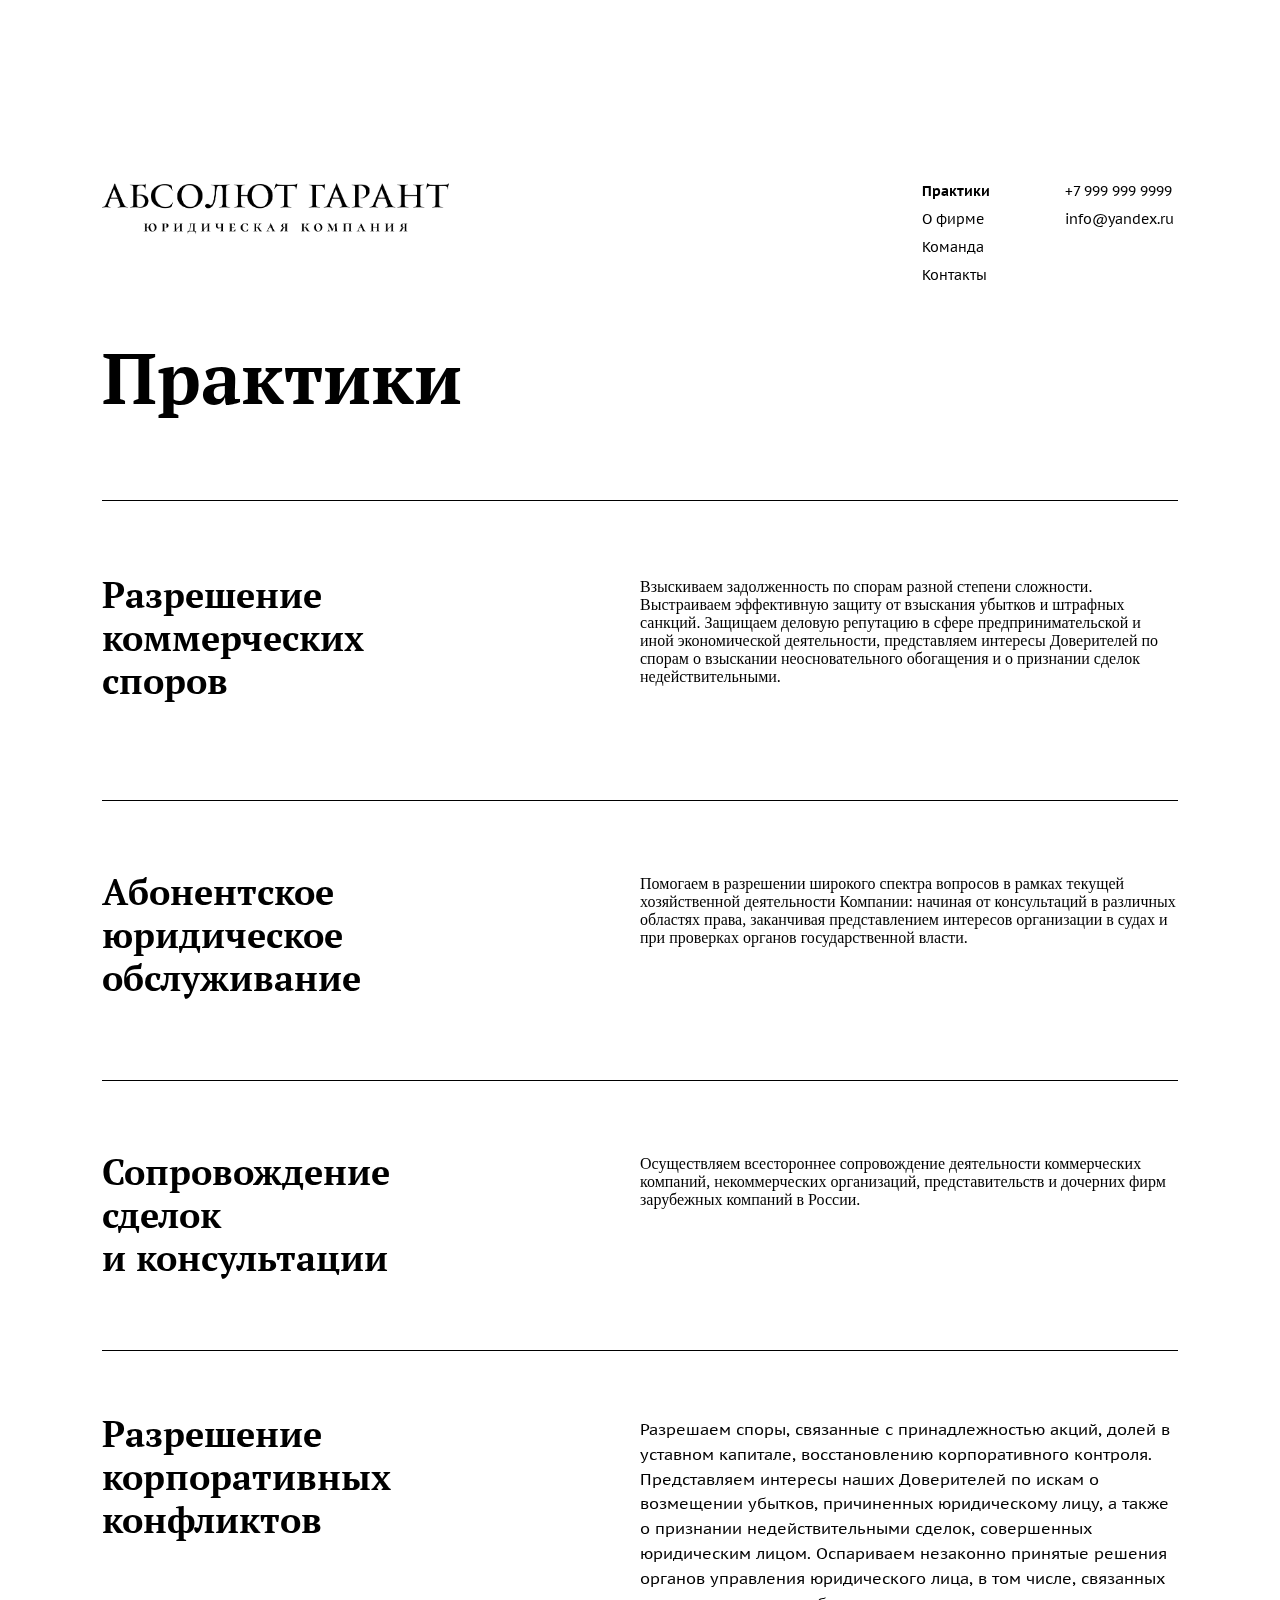
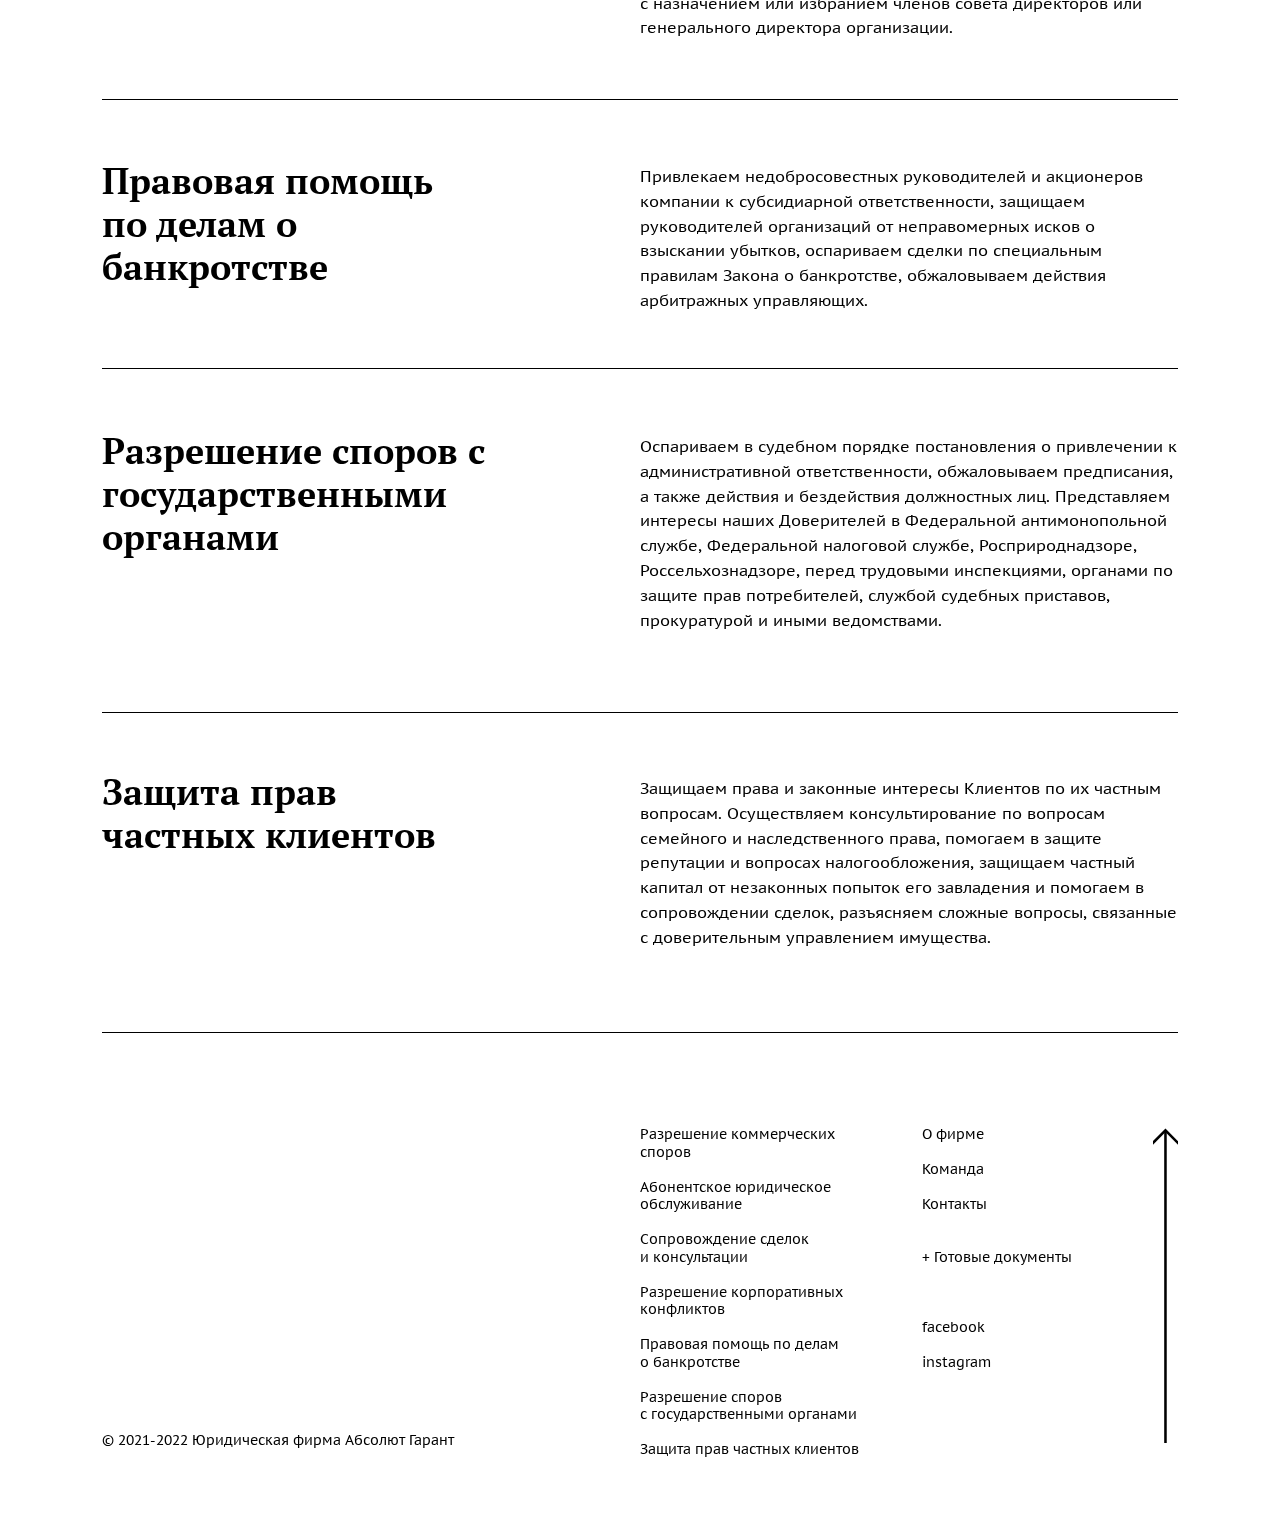
<file: practice.html>
<!DOCTYPE html>
<html>
        
        <head>
                <meta charset="utf-8">
                <meta name="viewport" content="width=device-width, initial-scale=1.0">
                <!--metatextblock-->
                <title>
                        Практики - «Абсолют гарант»
                </title>
                <!--/metatextblock-->
                <meta property="fb:app_id" content="257953674358265">
                <meta name="format-detection" content="telephone=no">
                <meta http-equiv="x-dns-prefetch-control" content="on">
                <link rel="dns-prefetch" href="https://ws.tildacdn.com">
                <link rel="dns-prefetch" href="https://static.tildacdn.com">
                <link rel="shortcut icon" href="favicon-2.ico" type="image/x-icon">
                <!-- Assets -->
                <link rel="stylesheet" href="css/tilda-grid-3.0.min.css" type="text/css"
                media="all">
                <link rel="stylesheet" href="css/tilda-blocks-2.14.css" type="text/css"
                media="all">
                <link rel="stylesheet" href="css/tilda-animation-1.0.min.css" type="text/css"
                media="all">
                <link rel="stylesheet" href="css/tilda-menusub-1.0.min.css" type="text/css"
                media="print" onload="this.media='all';">
                <noscript>
                        <link rel="stylesheet" href="css/tilda-menusub-1.0.min.css" type="text/css"
                        media="all">
                </noscript>
                <link rel="stylesheet" href="css/tilda-slds-1.4.min.css" type="text/css"
                media="print" onload="this.media='all';">
                <noscript>
                        <link rel="stylesheet" href="css/tilda-slds-1.4.min.css" type="text/css"
                        media="all">
                </noscript>
                <link rel="stylesheet" href="css/tilda-zoom-2.0.min.css" type="text/css"
                media="print" onload="this.media='all';">
                <noscript>
                        <link rel="stylesheet" href="css/tilda-zoom-2.0.min.css" type="text/css"
                        media="all">
                </noscript>
                <link rel="stylesheet" href="css/tilda-forms-1.0.min.css" type="text/css"
                media="all">
                <link rel="stylesheet" href="css/tilda-carousel-1.0.min.css" type="text/css"
                media="print" onload="this.media='all';">
                <noscript>
                        <link rel="stylesheet" href="css/tilda-carousel-1.0.min.css" type="text/css"
                        media="all">
                </noscript>
                <link rel="stylesheet" href="https://fonts.googleapis.com/css?family=PT+Sans+Caption|PT+Serif:400,700&amp;display=swap&amp;subset=cyrillic"
                type="text/css">
                <link rel="stylesheet" type="text/css" href="css/custom.css">
                <script src="js/jquery-1.10.2.min.js">
                </script>
                <script src="js/tilda-scripts-3.0.min.js">
                </script>
                <script src="js/tilda-blocks-2.7.js">
                </script>
                <script src="js/lazyload-1.3.min.js" charset="utf-8" async>
                </script>
                <script src="js/tilda-animation-1.0.min.js" charset="utf-8" async>
                </script>
                <script src="js/tilda-cover-1.0.min.js" charset="utf-8" async>
                </script>
                <script src="js/tilda-events-1.0.min.js" charset="utf-8" async>
                </script>
                <script src="js/tilda-menusub-1.0.min.js" charset="utf-8" async>
                </script>
                <script src="js/tilda-slds-1.4.min.js" charset="utf-8" async>
                </script>
                <script src="js/hammer.min.js" charset="utf-8" async>
                </script>
                <script src="js/tilda-zoom-2.0.min.js" charset="utf-8" async>
                </script>
                <script type="text/javascript">
                        window.dataLayer = window.dataLayer || [];
                </script>
                <script type="text/javascript">
                        if ((/bot|google|yandex|baidu|bing|msn|duckduckbot|teoma|slurp|crawler|spider|robot|crawling|facebook/i.test(navigator.userAgent)) === false && typeof(sessionStorage) != 'undefined' && sessionStorage.getItem('visited') !== 'y') {
                                var style = document.createElement('style');
                                style.type = 'text/css';
                                style.innerHTML = '@media screen and (min-width: 980px) {.t-records {opacity: 0;}.t-records_animated {-webkit-transition: opacity ease-in-out .2s;-moz-transition: opacity ease-in-out .2s;-o-transition: opacity ease-in-out .2s;transition: opacity ease-in-out .2s;}.t-records.t-records_visible {opacity: 1;}}';
                                document.getElementsByTagName('head')[0].appendChild(style);
                                $(document).ready(function() {
                                        $('.t-records').addClass('t-records_animated');
                                        setTimeout(function() {
                                                $('.t-records').addClass('t-records_visible');
                                                sessionStorage.setItem('visited', 'y');
                                        }, 400);
                                });
                        }
                </script>
                <style type="text/css">
                        @media screen and (min-width: 980px) {.t-records {opacity: 0;}.t-records_animated
                        {-webkit-transition: opacity ease-in-out .2s;-moz-transition: opacity ease-in-out
                        .2s;-o-transition: opacity ease-in-out .2s;transition: opacity ease-in-out
                        .2s;}.t-records.t-records_visible {opacity: 1;}}
                </style>
        </head>
        
        <body class="t-body" style="margin:0;">
                <!--allrecords-->
                <div id="allrecords" class="t-records" data-hook="blocks-collection-content-node"
                data-tilda-project-id="1726658" data-tilda-page-id="9372967" data-tilda-page-alias="praktiki"
                data-tilda-formskey="afc05f2897b54634c40965dd2058e2c3" data-tilda-lazy="yes">
                        <div id="rec161351308" class="r t-rec" style="background-color:#ffffff; "
                        data-animationappear="off" data-record-type="360" data-bg-color="#ffffff">
                                <!-- T360 -->
                                <style>
                                        @media screen and (min-width: 980px) { .t-records { opacity: 0; } .t-records_animated
                                        { -webkit-transition: opacity ease-in-out .5s; -moz-transition: opacity
                                        ease-in-out .5s; -o-transition: opacity ease-in-out .5s; transition: opacity
                                        ease-in-out .5s; } .t-records.t-records_visible { opacity: 1; } }
                                </style>
                                <script>
                                        $(document).ready(function() {
                                                $(window).bind('pageshow', function(event) {
                                                        if (event.originalEvent.persisted) {
                                                                $('.t-records').addClass('t-records_visible'); /* window.location.reload(); */
                                                        }
                                                });
                                                $("#rec161351308").attr('data-animationappear', 'off');
                                                $("#rec161351308").css('opacity', '1');
                                                $('.t-records').addClass('t-records_animated');
                                                setTimeout(function() {
                                                        $('.t-records').addClass('t-records_visible');
                                                }, 200);
                                        });
                                </script>
                                <script>
                                        $(document).ready(function() {
                                                $("button:not(.t-submit,.t835__btn_next,.t835__btn_prev,.t835__btn_result,.t862__btn_next,.t862__btn_prev,.t862__btn_result,.t854__news-btn,.t862__btn_next),a:not([href*='#'],.carousel-control,.t-carousel__control,.t807__btn_reply,[href^='#price'],[href^=javascript],[href^=mailto],[href^=tel],[href^=link_sub],.t-menu__link-item[data-menu-submenu-hook],.js-feed-btn-show-more,.t367__opener,[href^='https://www.dropbox.com/'])").click(function(e) {
                                                        var goTo = this.getAttribute("href");
                                                        if (goTo !== null) {
                                                                var ctrl = e.ctrlKey;
                                                                var cmd = e.metaKey && navigator.platform.indexOf('Mac') !== -1;
                                                                if (!ctrl && !cmd) {
                                                                        var target = $(this).attr("target");
                                                                        if (target !== "_blank") {
                                                                                e.preventDefault();
                                                                                $(".t-records").removeClass("t-records_visible");
                                                                                setTimeout(function() {
                                                                                        window.location = goTo;
                                                                                }, 500);
                                                                        }
                                                                }
                                                        }
                                                });
                                        });
                                </script>
                                <style>
                                        .t360__bar { background-color: #030bff; }
                                </style>
                                <script>
                                        $(document).ready(function() {
                                                var isSafari = /Safari/.test(navigator.userAgent) && /Apple Computer/.test(navigator.vendor);
                                                if (isSafari) {} else {
                                                        $("body").append('<div class="t360__progress"><div class="t360__bar"></div></div>');
                                                        setTimeout(function() {
                                                                $(".t360__bar").addClass("t360__barprogress");
                                                        }, 10);
                                                }
                                        });
                                        $(window).on('load', function() {
                                                $(".t360__bar").removeClass("t360__barprogress");
                                                $(".t360__bar").addClass("t360__barprogressfinished");
                                                setTimeout(function() {
                                                        $(".t360__bar").addClass("t360__barprogresshidden");
                                                }, 20);
                                                setTimeout(function() {
                                                        $(".t360__progress").hide();
                                                }, 500);
                                        });
                                </script>
                        </div>
                        <div id="rec161668764" class="r t-rec" style=" " data-record-type="215">
                                <a name="up" style="font-size:0;"></a>
                        </div>
                        <div id="rec164160801" class="r t-rec t-screenmin-640px" style=" " data-record-type="309"
                        data-screen-min="640px">
                                <!-- T280 -->
                                <div id="nav164160801marker">
                                </div>
                                <div id="nav164160801" class="t280 t280__beforeready" data-menu="yes"
                                data-appearoffset="150">
                                        <div class="t280__container t280__positionfixed" style>
                                                <div class="t280__container__bg" style="background-color: rgba(255,255,255,1); box-shadow: 0px 1px 3px rgba(0,0,0,0.0);"
                                                data-bgcolor-hex="#ffffff" data-bgcolor-rgba="rgba(255,255,255,1)" data-navmarker="nav164160801marker"
                                                data-appearoffset="150" data-bgopacity="1" data-menu-shadow="0px 1px 3px rgba(0,0,0,0.0)">
                                                </div>
                                                <div class="t280__menu__content t280__col-12">
                                                        <div class="t280__logo__container" style="height:150px;">
                                                                <div class="t280__burger">
                                                                        <span style="background-color:#000000;">
                                                                        </span>
                                                                        <span style="background-color:#000000;">
                                                                        </span>
                                                                        <span style="background-color:#000000;">
                                                                        </span>
                                                                        <span style="background-color:#000000;">
                                                                        </span>
                                                                </div>
                                                        </div>
                                                </div>
                                        </div>
                                        <div class="t280__menu__wrapper ">
                                                <div class="t280__menu__bg" style="background-color:#ffffff; opacity:1;">
                                                </div>
                                                <div class="t280__menu__container">
                                                        <div class="t280__menu t-width t-width_6">
                                                                <a class="t280__menu__item t-title t-title_xl t-menu__link-item" href="practice.html"
                                                                data-menu-submenu-hook style="color:#000000;font-size:28px;font-weight:400;font-family:&#x27;Pt Sans Caption&#x27;;">Практики</a>
                                                                <a class="t280__menu__item t-title t-title_xl t-menu__link-item" href="about.html"
                                                                data-menu-submenu-hook style="color:#000000;font-size:28px;font-weight:400;font-family:&#x27;Pt Sans Caption&#x27;;">О фирме</a>
                                                                <a class="t280__menu__item t-title t-title_xl t-menu__link-item" href="command.html"
                                                                data-menu-submenu-hook style="color:#000000;font-size:28px;font-weight:400;font-family:&#x27;Pt Sans Caption&#x27;;">Команда</a>
                                                                <a class="t280__menu__item t-title t-title_xl t-menu__link-item" href="contact.html"
                                                                data-menu-submenu-hook style="color:#000000;font-size:28px;font-weight:400;font-family:&#x27;Pt Sans Caption&#x27;;">Контакты</a>
                                                        </div>
                                                        <div class="t280__bottom t-width t-width_6">
                                                                <div class="t-sociallinks">
                                                                        <div class="t-sociallinks__wrapper">
                                                                                <div class="t-sociallinks__item">
                                                                                        <a href="https://www.facebook.com" target="_blank"> <svg class="t-sociallinks__svg" version="1.1" id="Layer_1" xmlns="http://www.w3.org/2000/svg" xlink="http://www.w3.org/1999/xlink" x="0px" y="0px" width="30px" height="30px" viewBox="0 0 48 48" enable-background="new 0 0 48 48" space="preserve"><desc>Facebook</desc><path style="fill:#000000;" d="M47.761,24c0,13.121-10.638,23.76-23.758,23.76C10.877,47.76,0.239,37.121,0.239,24c0-13.124,10.638-23.76,23.764-23.76C37.123,0.24,47.761,10.876,47.761,24 M20.033,38.85H26.2V24.01h4.163l0.539-5.242H26.2v-3.083c0-1.156,0.769-1.427,1.308-1.427h3.318V9.168L26.258,9.15c-5.072,0-6.225,3.796-6.225,6.224v3.394H17.1v5.242h2.933V38.85z"/></svg> </a>
                                                                                </div>
                                                                                <div class="t-sociallinks__item">
                                                                                        <a href="https://www.instagram.com" target="_blank"> <svg class="t-sociallinks__svg" version="1.1" id="Layer_1" xmlns="http://www.w3.org/2000/svg" xlink="http://www.w3.org/1999/xlink" width="30px" height="30px" viewBox="0 0 30 30" space="preserve"><desc>Instagram</desc><path style="fill:#000000;" d="M15,11.014 C12.801,11.014 11.015,12.797 11.015,15 C11.015,17.202 12.802,18.987 15,18.987 C17.199,18.987 18.987,17.202 18.987,15 C18.987,12.797 17.199,11.014 15,11.014 L15,11.014 Z M15,17.606 C13.556,17.606 12.393,16.439 12.393,15 C12.393,13.561 13.556,12.394 15,12.394 C16.429,12.394 17.607,13.561 17.607,15 C17.607,16.439 16.444,17.606 15,17.606 L15,17.606 Z"/><path style="fill:#000000;" d="M19.385,9.556 C18.872,9.556 18.465,9.964 18.465,10.477 C18.465,10.989 18.872,11.396 19.385,11.396 C19.898,11.396 20.306,10.989 20.306,10.477 C20.306,9.964 19.897,9.556 19.385,9.556 L19.385,9.556 Z"/><path style="fill:#000000;" d="M15.002,0.15 C6.798,0.15 0.149,6.797 0.149,15 C0.149,23.201 6.798,29.85 15.002,29.85 C23.201,29.85 29.852,23.202 29.852,15 C29.852,6.797 23.201,0.15 15.002,0.15 L15.002,0.15 Z M22.666,18.265 C22.666,20.688 20.687,22.666 18.25,22.666 L11.75,22.666 C9.312,22.666 7.333,20.687 7.333,18.28 L7.333,11.734 C7.333,9.312 9.311,7.334 11.75,7.334 L18.25,7.334 C20.688,7.334 22.666,9.312 22.666,11.734 L22.666,18.265 L22.666,18.265 Z"/></svg> </a>
                                                                                </div>
                                                                        </div>
                                                                </div>
                                                        </div>
                                                </div>
                                        </div>
                                </div>
                                <style>
                                        @media screen and (max-width: 980px) { #rec164160801 .t280__main_opened
                                        .t280__menu__content { background-color:#ffffff!important; opacity:1!important;
                                        } }
                                </style>
                                <script>
                                        $(document).ready(function() {
                                                $('.t280').removeClass('t280__beforeready');
                                                t280_appearMenu('164160801');
                                                $(window).bind('scroll', t_throttle(function() {
                                                        t280_appearMenu('164160801')
                                                }, 200));
                                        });
                                        $(document).ready(function() {
                                                t280_showMenu('164160801');
                                                t280_changeSize('164160801');
                                                t280_highlight();
                                        });
                                        $(window).resize(function() {
                                                t280_changeSize('164160801');
                                        });
                                </script>
                                <style>
                                        #rec164160801 .t-menu__link-item{ } @supports (overflow:-webkit-marquee)
                                        and (justify-content:inherit) { #rec164160801 .t-menu__link-item, #rec164160801
                                        .t-menu__link-item.t-active { opacity: 1 !important; } }
                                </style>
                                <script type="text/javascript">
                                        $(document).ready(function() {
                                                setTimeout(function() {
                                                        t_onFuncLoad('t_menusub_init', function() {
                                                                t_menusub_init('164160801');
                                                        });
                                                }, 500);
                                        });
                                </script>
                                <style>
                                        @media screen and (max-width: 980px) { #rec164160801 .t-menusub__menu
                                        .t-menusub__link-item { color:#000000 !important; } #rec164160801 .t-menusub__menu
                                        .t-menusub__link-item.t-active { color:#000000 !important; } }
                                </style>
                                <!--[if IE 8]>
                                        <style>
                                                #rec164160801 .t280__container__bg { filter: progid:DXImageTransform.Microsoft.gradient(startColorStr='#D9ffffff',
                                                endColorstr='#D9ffffff'); }
                                        </style>
                                <![endif]-->
                        </div>
                        <div id="rec164646114" class="r t-rec t-screenmax-640px" style=" " data-record-type="309"
                        data-screen-max="640px">
                                <!-- T280 -->
                                <div id="nav164646114marker">
                                </div>
                                <div id="nav164646114" class="t280 t280__beforeready" data-menu="yes"
                                data-appearoffset="0">
                                        <div class="t280__container t280__positionfixed" style>
                                                <div class="t280__container__bg" style="background-color: rgba(245,245,245,1); box-shadow: 0px 1px 3px rgba(0,0,0,0.0);"
                                                data-bgcolor-hex="#f5f5f5" data-bgcolor-rgba="rgba(245,245,245,1)" data-navmarker="nav164646114marker"
                                                data-appearoffset="0" data-bgopacity="1" data-menu-shadow="0px 1px 3px rgba(0,0,0,0.0)">
                                                </div>
                                                <div class="t280__menu__content ">
                                                        <div class="t280__logo__container" style="height:50px;">
                                                                <div class="t280__burger">
                                                                        <span style="background-color:#000000;">
                                                                        </span>
                                                                        <span style="background-color:#000000;">
                                                                        </span>
                                                                        <span style="background-color:#000000;">
                                                                        </span>
                                                                        <span style="background-color:#000000;">
                                                                        </span>
                                                                </div>
                                                        </div>
                                                </div>
                                        </div>
                                        <div class="t280__menu__wrapper ">
                                                <div class="t280__menu__bg" style="background-color:#ffffff; opacity:1;">
                                                </div>
                                                <div class="t280__menu__container">
                                                        <div class="t280__menu t-width t-width_6">
                                                                <a class="t280__menu__item t-title t-title_xl t-menu__link-item" href="/praktiki"
                                                                data-menu-submenu-hook style="color:#000000;font-size:20px;font-weight:400;font-family:&#x27;Pt Sans Caption&#x27;;">Практики</a>
                                                                <a class="t280__menu__item t-title t-title_xl t-menu__link-item" href="about.html"
                                                                data-menu-submenu-hook style="color:#000000;font-size:20px;font-weight:400;font-family:&#x27;Pt Sans Caption&#x27;;">О фирме</a>
                                                                <a class="t280__menu__item t-title t-title_xl t-menu__link-item" href="command.html"
                                                                data-menu-submenu-hook style="color:#000000;font-size:20px;font-weight:400;font-family:&#x27;Pt Sans Caption&#x27;;">Команда</a>
                                                                <a class="t280__menu__item t-title t-title_xl t-menu__link-item" href="contact.html"
                                                                data-menu-submenu-hook style="color:#000000;font-size:20px;font-weight:400;font-family:&#x27;Pt Sans Caption&#x27;;">Контакты</a>
                                                        </div>
                                                        <div class="t280__bottom t-width t-width_6">
                                                                <div class="t-sociallinks">
                                                                        <div class="t-sociallinks__wrapper">
                                                                                <div class="t-sociallinks__item">
                                                                                        <a href="https://www.facebook.com" target="_blank"> <svg class="t-sociallinks__svg" version="1.1" id="Layer_1" xmlns="http://www.w3.org/2000/svg" xlink="http://www.w3.org/1999/xlink" x="0px" y="0px" width="30px" height="30px" viewBox="0 0 48 48" enable-background="new 0 0 48 48" space="preserve"><desc>Facebook</desc><path style="fill:#000000;" d="M47.761,24c0,13.121-10.638,23.76-23.758,23.76C10.877,47.76,0.239,37.121,0.239,24c0-13.124,10.638-23.76,23.764-23.76C37.123,0.24,47.761,10.876,47.761,24 M20.033,38.85H26.2V24.01h4.163l0.539-5.242H26.2v-3.083c0-1.156,0.769-1.427,1.308-1.427h3.318V9.168L26.258,9.15c-5.072,0-6.225,3.796-6.225,6.224v3.394H17.1v5.242h2.933V38.85z"/></svg> </a>
                                                                                </div>
                                                                                <div class="t-sociallinks__item">
                                                                                        <a href="https://www.instagram.com" target="_blank"> <svg class="t-sociallinks__svg" version="1.1" id="Layer_1" xmlns="http://www.w3.org/2000/svg" xlink="http://www.w3.org/1999/xlink" width="30px" height="30px" viewBox="0 0 30 30" space="preserve"><desc>Instagram</desc><path style="fill:#000000;" d="M15,11.014 C12.801,11.014 11.015,12.797 11.015,15 C11.015,17.202 12.802,18.987 15,18.987 C17.199,18.987 18.987,17.202 18.987,15 C18.987,12.797 17.199,11.014 15,11.014 L15,11.014 Z M15,17.606 C13.556,17.606 12.393,16.439 12.393,15 C12.393,13.561 13.556,12.394 15,12.394 C16.429,12.394 17.607,13.561 17.607,15 C17.607,16.439 16.444,17.606 15,17.606 L15,17.606 Z"/><path style="fill:#000000;" d="M19.385,9.556 C18.872,9.556 18.465,9.964 18.465,10.477 C18.465,10.989 18.872,11.396 19.385,11.396 C19.898,11.396 20.306,10.989 20.306,10.477 C20.306,9.964 19.897,9.556 19.385,9.556 L19.385,9.556 Z"/><path style="fill:#000000;" d="M15.002,0.15 C6.798,0.15 0.149,6.797 0.149,15 C0.149,23.201 6.798,29.85 15.002,29.85 C23.201,29.85 29.852,23.202 29.852,15 C29.852,6.797 23.201,0.15 15.002,0.15 L15.002,0.15 Z M22.666,18.265 C22.666,20.688 20.687,22.666 18.25,22.666 L11.75,22.666 C9.312,22.666 7.333,20.687 7.333,18.28 L7.333,11.734 C7.333,9.312 9.311,7.334 11.75,7.334 L18.25,7.334 C20.688,7.334 22.666,9.312 22.666,11.734 L22.666,18.265 L22.666,18.265 Z"/></svg> </a>
                                                                                </div>
                                                                        </div>
                                                                </div>
                                                        </div>
                                                </div>
                                        </div>
                                </div>
                                <style>
                                        @media screen and (max-width: 980px) { #rec164646114 .t280__main_opened
                                        .t280__menu__content { background-color:#ffffff!important; opacity:1!important;
                                        } }
                                </style>
                                <script>
                                        $(document).ready(function() {
                                                $('.t280').removeClass('t280__beforeready');
                                                t280_appearMenu('164646114');
                                                $(window).bind('scroll', t_throttle(function() {
                                                        t280_appearMenu('164646114')
                                                }, 200));
                                        });
                                        $(document).ready(function() {
                                                t280_showMenu('164646114');
                                                t280_changeSize('164646114');
                                                t280_highlight();
                                        });
                                        $(window).resize(function() {
                                                t280_changeSize('164646114');
                                        });
                                </script>
                                <style>
                                        #rec164646114 .t-menu__link-item{ } @supports (overflow:-webkit-marquee)
                                        and (justify-content:inherit) { #rec164646114 .t-menu__link-item, #rec164646114
                                        .t-menu__link-item.t-active { opacity: 1 !important; } }
                                </style>
                                <script type="text/javascript">
                                        $(document).ready(function() {
                                                setTimeout(function() {
                                                        t_onFuncLoad('t_menusub_init', function() {
                                                                t_menusub_init('164646114');
                                                        });
                                                }, 500);
                                        });
                                </script>
                                <style>
                                        @media screen and (max-width: 980px) { #rec164646114 .t-menusub__menu
                                        .t-menusub__link-item { color:#000000 !important; } #rec164646114 .t-menusub__menu
                                        .t-menusub__link-item.t-active { color:#000000 !important; } }
                                </style>
                                <!--[if IE 8]>
                                        <style>
                                                #rec164646114 .t280__container__bg { filter: progid:DXImageTransform.Microsoft.gradient(startColorStr='#D9f5f5f5',
                                                endColorstr='#D9f5f5f5'); }
                                        </style>
                                <![endif]-->
                        </div>
                        <div id="rec163223306" class="r t-rec t-rec_pb_0 t-screenmin-640px" style="padding-bottom:0px;background-color:#ffffff; "
                        data-animationappear="off" data-record-type="396" data-screen-min="640px"
                        data-bg-color="#ffffff">
                                <!-- T396 -->
                                <style>
                                        #rec163223306 .t396__artboard{min-height: 500px;height: 10vh; background-color:
                                        #ffffff;overflow:visible;}#rec163223306 .t396__filter{min-height: 500px;height:
                                        10vh;}#rec163223306 .t396__carrier{min-height: 500px;height: 10vh;background-position:
                                        center center;background-attachment: scroll;background-size:cover;background-repeat:no-repeat;}@media
                                        screen and (max-width: 1199px){#rec163223306 .t396__artboard{}#rec163223306
                                        .t396__filter{}#rec163223306 .t396__carrier{background-attachment:scroll;}}@media
                                        screen and (max-width: 959px){}@media screen and (max-width: 639px){#rec163223306
                                        .t396__artboard{min-height: 473px;}#rec163223306 .t396__filter{min-height:
                                        473px;}#rec163223306 .t396__carrier{min-height: 473px;}}@media screen and
                                        (max-width: 479px){#rec163223306 .t396__artboard{min-height: 500px;}#rec163223306
                                        .t396__filter{min-height: 500px;}#rec163223306 .t396__carrier{min-height:
                                        500px;}}#rec163223306 .tn-elem[data-elem-id="1470209944682"]{color:#000000;z-index:9;top:
                                        60px;left: calc(50% - 600px + 20px);width:660px;}#rec163223306 .tn-elem[data-elem-id="1470209944682"]
                                        .tn-atom{color:#000000;font-size:100px;font-family:'Arial',Arial,sans-serif;line-height:0.95;font-weight:700;background-position:center
                                        center;border-color:transparent;border-style:solid;}@media screen and (max-width:
                                        1199px){}@media screen and (max-width: 959px){}@media screen and (max-width:
                                        639px){}@media screen and (max-width: 479px){}#rec163223306 .tn-elem[data-elem-id="1571334348134"]{color:#000000;z-index:11;top:
                                        165px;left: calc(50% - 600px + 30px);width:560px;}#rec163223306 .tn-elem[data-elem-id="1571334348134"]
                                        .tn-atom{color:#000000;font-size:20px;font-family:'Pt Sans Caption',Arial,sans-serif;line-height:1.55;font-weight:400;background-position:center
                                        center;border-color:transparent;border-style:solid;}@media screen and (max-width:
                                        1199px){}@media screen and (max-width: 959px){}@media screen and (max-width:
                                        639px){}@media screen and (max-width: 479px){}#rec163223306 .tn-elem[data-elem-id="1571341893572"]{z-index:15;top:
                                        180px;left: 8px;width:350px;}#rec163223306 .tn-elem[data-elem-id="1571341893572"]
                                        .tn-atom{background-position:center center;border-color:transparent;border-style:solid;}@media
                                        screen and (max-width: 1199px){#rec163223306 .tn-elem[data-elem-id="1571341893572"]{left:
                                        8px;width:300px;}}@media screen and (max-width: 959px){#rec163223306 .tn-elem[data-elem-id="1571341893572"]{top:
                                        180px;left: 8px;width:250px;}}@media screen and (max-width: 639px){#rec163223306
                                        .tn-elem[data-elem-id="1571341893572"]{top: 19px;}}@media screen and (max-width:
                                        479px){#rec163223306 .tn-elem[data-elem-id="1571341893572"]{top: 15px;left:
                                        calc(50% - 35px + 0px);width:70px;}}#rec163223306 .tn-elem[data-elem-id="1579789818113"]{color:#000000;z-index:23;top:
                                        338px;left: 8px;width:65%;}#rec163223306 .tn-elem[data-elem-id="1579789818113"]
                                        .tn-atom{color:#000000;font-size:72px;font-family:'Pt Serif',Arial,sans-serif;line-height:1.1;font-weight:700;background-position:center
                                        center;border-color:transparent;border-style:solid;}@media screen and (max-width:
                                        1199px){#rec163223306 .tn-elem[data-elem-id="1579789818113"] .tn-atom{font-size:60px;}}@media
                                        screen and (max-width: 959px){#rec163223306 .tn-elem[data-elem-id="1579789818113"]{top:
                                        337px;left: 8px;}#rec163223306 .tn-elem[data-elem-id="1579789818113"] .tn-atom{font-size:52px;}}@media
                                        screen and (max-width: 639px){}@media screen and (max-width: 479px){#rec163223306
                                        .tn-elem[data-elem-id="1579789818113"]{top: 0px;left: 0px;width:90%;}#rec163223306
                                        .tn-elem[data-elem-id="1579789818113"]{text-align:center;}#rec163223306
                                        .tn-elem[data-elem-id="1579789818113"] .tn-atom{letter-spacing:0px;}}#rec163223306
                                        .tn-elem[data-elem-id="1582203046343"]{color:#000000;z-index:30;top: 177px;left:
                                        calc(100% - 113px + -8px);width:113px;}#rec163223306 .tn-elem[data-elem-id="1582203046343"]
                                        .tn-atom{color:#000000;font-size:14px;font-family:'Pt Sans Caption',Arial,sans-serif;line-height:2;font-weight:400;background-position:center
                                        center;border-color:transparent;border-style:solid;}@media screen and (max-width:
                                        1199px){#rec163223306 .tn-elem[data-elem-id="1582203046343"]{top: 177px;left:
                                        calc(100% - 103px + -7px);width:103px;}#rec163223306 .tn-elem[data-elem-id="1582203046343"]
                                        .tn-atom{font-size:12px;}}@media screen and (max-width: 959px){#rec163223306
                                        .tn-elem[data-elem-id="1582203046343"]{top: 176px;left: calc(100% - 90px
                                        + -8px);width:90px;}#rec163223306 .tn-elem[data-elem-id="1582203046343"]
                                        .tn-atom{font-size:11px;}}@media screen and (max-width: 639px){#rec163223306
                                        .tn-elem[data-elem-id="1582203046343"]{top: 18px;}}@media screen and (max-width:
                                        479px){#rec163223306 .tn-elem[data-elem-id="1582203046343"]{top: 80px;left:
                                        calc(50% - 45px + 0px);}#rec163223306 .tn-elem[data-elem-id="1582203046343"]{text-align:center;}}#rec163223306
                                        .tn-elem[data-elem-id="1582292372613"]{color:#000000;z-index:31;top: 177px;left:
                                        72px;width:170px;}#rec163223306 .tn-elem[data-elem-id="1582292372613"]
                                        .tn-atom{color:#000000;font-size:14px;font-family:'Pt Sans Caption',Arial,sans-serif;line-height:2;font-weight:400;background-position:center
                                        center;border-color:transparent;border-style:solid;}@media screen and (max-width:
                                        1199px){#rec163223306 .tn-elem[data-elem-id="1582292372613"]{top: 177px;left:
                                        70px;}#rec163223306 .tn-elem[data-elem-id="1582292372613"] .tn-atom{font-size:12px;}}@media
                                        screen and (max-width: 959px){#rec163223306 .tn-elem[data-elem-id="1582292372613"]{top:
                                        177px;left: 60px;width:70px;}#rec163223306 .tn-elem[data-elem-id="1582292372613"]
                                        .tn-atom{font-size:11px;}}@media screen and (max-width: 639px){#rec163223306
                                        .tn-elem[data-elem-id="1582292372613"]{top: 18px;}}@media screen and (max-width:
                                        479px){#rec163223306 .tn-elem[data-elem-id="1582292372613"]{top: 80px;left:
                                        calc(50% - 35px + 0px);}#rec163223306 .tn-elem[data-elem-id="1582292372613"]{text-align:center;}}#rec163223306
                                        .tn-elem[data-elem-id="1587036867016"]{color:#000000;z-index:32;top: 263px;left:
                                        calc(100% - 92px + -8px);width:92px;}#rec163223306 .tn-elem[data-elem-id="1587036867016"]
                                        .tn-atom{color:#000000;font-size:12px;font-family:'Pt Sans Caption',Arial,sans-serif;line-height:2;font-weight:400;background-position:center
                                        center;border-color:transparent;border-style:solid;}@media screen and (max-width:
                                        1199px){#rec163223306 .tn-elem[data-elem-id="1587036867016"]{top: 251px;left:
                                        calc(100% - 83px + -7px);width:83px;}#rec163223306 .tn-elem[data-elem-id="1587036867016"]
                                        .tn-atom{font-size:11px;}}@media screen and (max-width: 959px){#rec163223306
                                        .tn-elem[data-elem-id="1587036867016"]{top: 244px;left: calc(100% - 71px
                                        + -8px);width:71px;}#rec163223306 .tn-elem[data-elem-id="1587036867016"]
                                        .tn-atom{font-size:10px;}}@media screen and (max-width: 639px){#rec163223306
                                        .tn-elem[data-elem-id="1587036867016"]{top: 18px;}}@media screen and (max-width:
                                        479px){#rec163223306 .tn-elem[data-elem-id="1587036867016"]{top: 80px;left:
                                        calc(50% - 35.5px + 0px);}#rec163223306 .tn-elem[data-elem-id="1587036867016"]{text-align:center;}}#rec163223306
                                        .tn-elem[data-elem-id="1587036867022"]{z-index:33;top: 263px;left: calc(100%
                                        - 113px + -8px);width:113px;}#rec163223306 .tn-elem[data-elem-id="1587036867022"]
                                        .tn-atom{background-position:center center;border-color:transparent;border-style:solid;}@media
                                        screen and (max-width: 1199px){#rec163223306 .tn-elem[data-elem-id="1587036867022"]{top:
                                        252px;left: calc(100% - 93px + -8px);width:93px;}}@media screen and (max-width:
                                        959px){#rec163223306 .tn-elem[data-elem-id="1587036867022"]{top: 245px;left:
                                        calc(100% - 90px + -8px);width:90px;}}@media screen and (max-width: 639px){}@media
                                        screen and (max-width: 479px){}
                                </style>
                                <div class="t396">
                                        <div class="t396__artboard" data-artboard-recid="163223306" data-artboard-height="500"
                                        data-artboard-height-res-480="473" data-artboard-height-res-320="500" data-artboard-height_vh="10"
                                        data-artboard-valign="top" data-artboard-upscale="grid" data-artboard-ovrflw="visible">
                                                <div class="t396__carrier" data-artboard-recid="163223306">
                                                </div>
                                                <div class="t396__filter" data-artboard-recid="163223306">
                                                </div>
                                                <div class="t396__elem tn-elem tn-elem__1632233061470209944682" data-elem-id="1470209944682"
                                                data-elem-type="text" data-field-top-value="60" data-field-left-value="20"
                                                data-field-width-value="660" data-field-axisy-value="top" data-field-axisx-value="left"
                                                data-field-container-value="grid" data-field-topunits-value="px" data-field-leftunits-value="px"
                                                data-field-heightunits-value data-field-widthunits-value="px">
                                                        <div class="tn-atom" field="tn_text_1470209944682">
                                                        </div>
                                                </div>
                                                <div class="t396__elem tn-elem tn-elem__1632233061571334348134" data-elem-id="1571334348134"
                                                data-elem-type="text" data-field-top-value="165" data-field-left-value="30"
                                                data-field-width-value="560" data-field-axisy-value="top" data-field-axisx-value="left"
                                                data-field-container-value="grid" data-field-topunits-value="px" data-field-leftunits-value="px"
                                                data-field-heightunits-value data-field-widthunits-value="px">
                                                        <div class="tn-atom" field="tn_text_1571334348134">
                                                        </div>
                                                </div>
                                                <div class="t396__elem tn-elem tn-elem__1632233061571341893572" data-elem-id="1571341893572"
                                                data-elem-type="image" data-field-top-value="180" data-field-top-res-640-value="180"
                                                data-field-top-res-480-value="19" data-field-top-res-320-value="15" data-field-left-value="8"
                                                data-field-left-res-960-value="8" data-field-left-res-640-value="8" data-field-left-res-320-value="0"
                                                data-field-width-value="350" data-field-width-res-960-value="300" data-field-width-res-640-value="250"
                                                data-field-width-res-320-value="70" data-field-axisy-value="top" data-field-axisx-value="left"
                                                data-field-axisx-res-320-value="center" data-field-container-value="window"
                                                data-field-topunits-value="px" data-field-topunits-res-640-value="px" data-field-topunits-res-480-value="%"
                                                data-field-topunits-res-320-value="%" data-field-leftunits-value="%" data-field-heightunits-value
                                                data-field-widthunits-value="px" data-field-widthunits-res-960-value="px"
                                                data-field-widthunits-res-320-value="%" data-field-filewidth-value="350"
                                                data-field-fileheight-value="46">
                                                        <a class="tn-atom" href="index.html"> <img class="tn-atom__img t-img" src="images/Logo_2.png" imgfield="tn_img_1571341893572"> </a>
                                                </div>
                                                <div class="t396__elem tn-elem tn-elem__1632233061579789818113" data-elem-id="1579789818113"
                                                data-elem-type="text" data-field-top-value="338" data-field-top-res-640-value="337"
                                                data-field-top-res-320-value="0" data-field-left-value="8" data-field-left-res-640-value="8"
                                                data-field-left-res-320-value="0" data-field-width-value="65" data-field-width-res-320-value="90"
                                                data-field-axisy-value="top" data-field-axisx-value="left" data-field-axisx-res-320-value="left"
                                                data-field-container-value="window" data-field-topunits-value="px" data-field-leftunits-value="%"
                                                data-field-heightunits-value data-field-widthunits-value="%">
                                                        <h1 class="tn-atom" field="tn_text_1579789818113">
                                                                Практики
                                                        </h1>
                                                </div>
                                                <div class="t396__elem tn-elem tn-elem__1632233061582203046343" data-elem-id="1582203046343"
                                                data-elem-type="text" data-field-top-value="177" data-field-top-res-960-value="177"
                                                data-field-top-res-640-value="176" data-field-top-res-480-value="18" data-field-top-res-320-value="80"
                                                data-field-left-value="-8" data-field-left-res-960-value="-7" data-field-left-res-640-value="-8"
                                                data-field-left-res-320-value="0" data-field-width-value="113" data-field-width-res-960-value="103"
                                                data-field-width-res-640-value="90" data-field-axisy-value="top" data-field-axisx-value="right"
                                                data-field-axisx-res-320-value="center" data-field-container-value="window"
                                                data-field-topunits-value="px" data-field-topunits-res-640-value="px" data-field-topunits-res-480-value="%"
                                                data-field-topunits-res-320-value="%" data-field-leftunits-value="%" data-field-heightunits-value
                                                data-field-widthunits-value="px">
                                                        <div class="tn-atom" field="tn_text_1582203046343">
                                                                <a href="tel:+79999999999" style>+7 999 999 9999</a>
                                                                <br>
                                                                <a href="mailto:mailto:info@yandex.ru" style>info@yandex.ru</a>
                                                                <br>
                                                        </div>
                                                </div>
                                                <div class="t396__elem tn-elem tn-elem__1632233061582292372613" data-elem-id="1582292372613"
                                                data-elem-type="text" data-field-top-value="177" data-field-top-res-960-value="177"
                                                data-field-top-res-640-value="177" data-field-top-res-480-value="18" data-field-top-res-320-value="80"
                                                data-field-left-value="72" data-field-left-res-960-value="70" data-field-left-res-640-value="60"
                                                data-field-left-res-320-value="0" data-field-width-value="170" data-field-width-res-640-value="70"
                                                data-field-axisy-value="top" data-field-axisx-value="left" data-field-axisx-res-320-value="center"
                                                data-field-container-value="window" data-field-topunits-value="px" data-field-topunits-res-640-value="px"
                                                data-field-topunits-res-480-value="%" data-field-topunits-res-320-value="%"
                                                data-field-leftunits-value="%" data-field-heightunits-value data-field-widthunits-value="px">
                                                        <div class="tn-atom" field="tn_text_1582292372613">
                                                                <a href="practice.html" style><strong>Практики</strong><br></a>
                                                                <a href="about.html" style>О фирме<br></a>
                                                                <a href="command.html" style>Команда<br></a>
                                                                <a href="contact.html" style>Контакты</a>
                                                        </div>
                                                </div>
                                        </div>
                                </div>
                                <script>
                                        $(document).ready(function() {
                                                t396_init('163223306');
                                        });
                                </script>
                                <!-- /T396 -->
                        </div>
                        <div id="rec164642246" class="r t-rec t-rec_pb_0 t-screenmax-640px" style="padding-bottom:0px;background-color:#ffffff; "
                        data-animationappear="off" data-record-type="396" data-screen-max="640px"
                        data-bg-color="#ffffff">
                                <!-- T396 -->
                                <style>
                                        #rec164642246 .t396__artboard{min-height: 500px;height: 10vh; background-color:
                                        #ffffff;overflow:visible;}#rec164642246 .t396__filter{min-height: 500px;height:
                                        10vh;}#rec164642246 .t396__carrier{min-height: 500px;height: 10vh;background-position:
                                        center center;background-attachment: scroll;background-size:cover;background-repeat:no-repeat;}@media
                                        screen and (max-width: 1199px){#rec164642246 .t396__artboard{}#rec164642246
                                        .t396__filter{}#rec164642246 .t396__carrier{background-attachment:scroll;}}@media
                                        screen and (max-width: 959px){}@media screen and (max-width: 639px){#rec164642246
                                        .t396__artboard{min-height: 473px;}#rec164642246 .t396__filter{min-height:
                                        473px;}#rec164642246 .t396__carrier{min-height: 473px;}}@media screen and
                                        (max-width: 479px){#rec164642246 .t396__artboard{min-height: 480px;}#rec164642246
                                        .t396__filter{min-height: 480px;}#rec164642246 .t396__carrier{min-height:
                                        480px;}}#rec164642246 .tn-elem[data-elem-id="1470209944682"]{color:#000000;z-index:9;top:
                                        60px;left: calc(50% - 600px + 20px);width:660px;}#rec164642246 .tn-elem[data-elem-id="1470209944682"]
                                        .tn-atom{color:#000000;font-size:100px;font-family:'Arial',Arial,sans-serif;line-height:0.95;font-weight:700;background-position:center
                                        center;border-color:transparent;border-style:solid;}@media screen and (max-width:
                                        1199px){}@media screen and (max-width: 959px){}@media screen and (max-width:
                                        639px){}@media screen and (max-width: 479px){}#rec164642246 .tn-elem[data-elem-id="1571334348134"]{color:#000000;z-index:11;top:
                                        165px;left: calc(50% - 600px + 30px);width:560px;}#rec164642246 .tn-elem[data-elem-id="1571334348134"]
                                        .tn-atom{color:#000000;font-size:20px;font-family:'Pt Sans Caption',Arial,sans-serif;line-height:1.55;font-weight:400;background-position:center
                                        center;border-color:transparent;border-style:solid;}@media screen and (max-width:
                                        1199px){}@media screen and (max-width: 959px){}@media screen and (max-width:
                                        639px){}@media screen and (max-width: 479px){}#rec164642246 .tn-elem[data-elem-id="1571341893572"]{z-index:15;top:
                                        180px;left: 8px;width:350px;}#rec164642246 .tn-elem[data-elem-id="1571341893572"]
                                        .tn-atom{background-position:center center;border-color:transparent;border-style:solid;}@media
                                        screen and (max-width: 1199px){#rec164642246 .tn-elem[data-elem-id="1571341893572"]{left:
                                        8px;width:300px;}}@media screen and (max-width: 959px){#rec164642246 .tn-elem[data-elem-id="1571341893572"]{top:
                                        180px;left: 8px;width:250px;}}@media screen and (max-width: 639px){#rec164642246
                                        .tn-elem[data-elem-id="1571341893572"]{top: 170px;left: 8px;}}@media screen
                                        and (max-width: 479px){#rec164642246 .tn-elem[data-elem-id="1571341893572"]{top:
                                        130px;left: calc(50% - 35px + 0px);width:70px;}}#rec164642246 .tn-elem[data-elem-id="1579789818113"]{color:#000000;z-index:23;top:
                                        338px;left: 8px;width:65%;}#rec164642246 .tn-elem[data-elem-id="1579789818113"]
                                        .tn-atom{color:#000000;font-size:72px;font-family:'Pt Serif',Arial,sans-serif;line-height:1.1;font-weight:700;background-position:center
                                        center;border-color:transparent;border-style:solid;}@media screen and (max-width:
                                        1199px){#rec164642246 .tn-elem[data-elem-id="1579789818113"] .tn-atom{font-size:60px;}}@media
                                        screen and (max-width: 959px){#rec164642246 .tn-elem[data-elem-id="1579789818113"]{top:
                                        337px;left: 8px;}#rec164642246 .tn-elem[data-elem-id="1579789818113"] .tn-atom{font-size:52px;}}@media
                                        screen and (max-width: 639px){}@media screen and (max-width: 479px){#rec164642246
                                        .tn-elem[data-elem-id="1579789818113"]{top: 390px;left: calc(50% - 45px
                                        + 0px);width:90%;}#rec164642246 .tn-elem[data-elem-id="1579789818113"]{text-align:center;}#rec164642246
                                        .tn-elem[data-elem-id="1579789818113"] .tn-atom{font-size:36px;letter-spacing:0px;}}#rec164642246
                                        .tn-elem[data-elem-id="1582302286454"]{color:#000000;z-index:24;top: 176px;left:
                                        calc(100% - 170px + -100px);width:170px;}#rec164642246 .tn-elem[data-elem-id="1582302286454"]
                                        .tn-atom{color:#000000;font-size:14px;font-family:'Pt Sans Caption',Arial,sans-serif;line-height:1.55;font-weight:400;background-position:center
                                        center;border-color:transparent;border-style:solid;}@media screen and (max-width:
                                        1199px){#rec164642246 .tn-elem[data-elem-id="1582302286454"]{top: 176px;left:
                                        calc(100% - 170px + -60px);}#rec164642246 .tn-elem[data-elem-id="1582302286454"]
                                        .tn-atom{font-size:12px;}}@media screen and (max-width: 959px){#rec164642246
                                        .tn-elem[data-elem-id="1582302286454"]{top: 176px;left: calc(100% - 130px
                                        + -40px);width:130px;}#rec164642246 .tn-elem[data-elem-id="1582302286454"]
                                        .tn-atom{font-size:11px;}}@media screen and (max-width: 639px){#rec164642246
                                        .tn-elem[data-elem-id="1582302286454"]{top: 170px;left: calc(100% - 130px
                                        + -40px);}}@media screen and (max-width: 479px){#rec164642246 .tn-elem[data-elem-id="1582302286454"]{top:
                                        200px;left: calc(50% - 65px + 0px);}#rec164642246 .tn-elem[data-elem-id="1582302286454"]{text-align:center;}}#rec164642246
                                        .tn-elem[data-elem-id="1587037168137"]{color:#000000;z-index:25;top: 61px;left:
                                        calc(100% - 92px + -9px);width:92px;}#rec164642246 .tn-elem[data-elem-id="1587037168137"]
                                        .tn-atom{color:#000000;font-size:12px;font-family:'Pt Sans Caption',Arial,sans-serif;line-height:2;font-weight:400;background-position:center
                                        center;border-color:transparent;border-style:solid;}@media screen and (max-width:
                                        1199px){#rec164642246 .tn-elem[data-elem-id="1587037168137"]{top: 69px;left:
                                        calc(100% - 87px + -4px);width:87px;}#rec164642246 .tn-elem[data-elem-id="1587037168137"]
                                        .tn-atom{font-size:11px;}}@media screen and (max-width: 959px){#rec164642246
                                        .tn-elem[data-elem-id="1587037168137"]{top: 74px;left: calc(100% - 71px
                                        + -2px);width:71px;}#rec164642246 .tn-elem[data-elem-id="1587037168137"]
                                        .tn-atom{font-size:10px;}}@media screen and (max-width: 639px){#rec164642246
                                        .tn-elem[data-elem-id="1587037168137"]{top: 288px;left: calc(100% - 110px
                                        + -40px);width:110px;}}@media screen and (max-width: 479px){#rec164642246
                                        .tn-elem[data-elem-id="1587037168137"]{top: 338px;left: calc(50% - 55px
                                        + 0px);}#rec164642246 .tn-elem[data-elem-id="1587037168137"]{text-align:center;}}#rec164642246
                                        .tn-elem[data-elem-id="1587037168143"]{z-index:26;top: 61px;left: calc(100%
                                        - 16px + -16px);width:16px;}#rec164642246 .tn-elem[data-elem-id="1587037168143"]
                                        .tn-atom{background-position:center center;border-color:transparent;border-style:solid;}@media
                                        screen and (max-width: 1199px){#rec164642246 .tn-elem[data-elem-id="1587037168143"]{top:
                                        57px;left: calc(100% - 93px + -14px);width:93px;}}@media screen and (max-width:
                                        959px){#rec164642246 .tn-elem[data-elem-id="1587037168143"]{top: 62px;left:
                                        calc(100% - 90px + -15px);width:90px;}}@media screen and (max-width: 639px){#rec164642246
                                        .tn-elem[data-elem-id="1587037168143"]{top: 287px;left: calc(100% - 15px
                                        + -155px);width:15px;}}@media screen and (max-width: 479px){#rec164642246
                                        .tn-elem[data-elem-id="1587037168143"]{top: 320px;left: calc(50% - 7.5px
                                        + 0px);}}#rec164642246 .tn-elem[data-elem-id="1629976367686"]{z-index:27;top:
                                        132px;left: calc(50% - 600px + 797px);width:100px;height:100px;}#rec164642246
                                        .tn-elem[data-elem-id="1629976367686"] .tn-atom{background-position:center
                                        center;border-color:transparent;border-style:solid;}@media screen and (max-width:
                                        1199px){}@media screen and (max-width: 959px){}@media screen and (max-width:
                                        639px){#rec164642246 .tn-elem[data-elem-id="1629976367686"]{top: 288px;left:
                                        calc(100% - 80px + -73px);width:80px;height:20px;}}@media screen and (max-width:
                                        479px){#rec164642246 .tn-elem[data-elem-id="1629976367686"]{top: 339px;left:
                                        calc(50% - 40px + 0px);}}
                                </style>
                                <div class="t396">
                                        <div class="t396__artboard" data-artboard-recid="164642246" data-artboard-height="500"
                                        data-artboard-height-res-480="473" data-artboard-height-res-320="480" data-artboard-height_vh="10"
                                        data-artboard-valign="top" data-artboard-upscale="grid" data-artboard-ovrflw="visible">
                                                <div class="t396__carrier" data-artboard-recid="164642246">
                                                </div>
                                                <div class="t396__filter" data-artboard-recid="164642246">
                                                </div>
                                                <div class="t396__elem tn-elem tn-elem__1646422461470209944682" data-elem-id="1470209944682"
                                                data-elem-type="text" data-field-top-value="60" data-field-left-value="20"
                                                data-field-width-value="660" data-field-axisy-value="top" data-field-axisx-value="left"
                                                data-field-container-value="grid" data-field-topunits-value="px" data-field-leftunits-value="px"
                                                data-field-heightunits-value data-field-widthunits-value="px">
                                                        <div class="tn-atom" field="tn_text_1470209944682">
                                                        </div>
                                                </div>
                                                <div class="t396__elem tn-elem tn-elem__1646422461571334348134" data-elem-id="1571334348134"
                                                data-elem-type="text" data-field-top-value="165" data-field-left-value="30"
                                                data-field-width-value="560" data-field-axisy-value="top" data-field-axisx-value="left"
                                                data-field-container-value="grid" data-field-topunits-value="px" data-field-leftunits-value="px"
                                                data-field-heightunits-value data-field-widthunits-value="px">
                                                        <div class="tn-atom" field="tn_text_1571334348134">
                                                        </div>
                                                </div>
                                                <div class="t396__elem tn-elem tn-elem__1646422461571341893572" data-elem-id="1571341893572"
                                                data-elem-type="image" data-field-top-value="180" data-field-top-res-640-value="180"
                                                data-field-top-res-480-value="170" data-field-top-res-320-value="130" data-field-left-value="8"
                                                data-field-left-res-960-value="8" data-field-left-res-640-value="8" data-field-left-res-480-value="8"
                                                data-field-left-res-320-value="0" data-field-width-value="350" data-field-width-res-960-value="300"
                                                data-field-width-res-640-value="250" data-field-width-res-320-value="70"
                                                data-field-axisy-value="top" data-field-axisx-value="left" data-field-axisx-res-320-value="center"
                                                data-field-container-value="window" data-field-topunits-value="px" data-field-topunits-res-640-value="px"
                                                data-field-topunits-res-480-value="px" data-field-topunits-res-320-value="px"
                                                data-field-leftunits-value="%" data-field-heightunits-value data-field-widthunits-value="px"
                                                data-field-widthunits-res-960-value="px" data-field-widthunits-res-320-value="%"
                                                data-field-filewidth-value="350" data-field-fileheight-value="46">
                                                        <a class="tn-atom" href="index.html"> <img class="tn-atom__img t-img" src="images/Logo_2.png" imgfield="tn_img_1571341893572"> </a>
                                                </div>
                                                <div class="t396__elem tn-elem tn-elem__1646422461579789818113" data-elem-id="1579789818113"
                                                data-elem-type="text" data-field-top-value="338" data-field-top-res-640-value="337"
                                                data-field-top-res-320-value="390" data-field-left-value="8" data-field-left-res-640-value="8"
                                                data-field-left-res-320-value="0" data-field-width-value="65" data-field-width-res-320-value="90"
                                                data-field-axisy-value="top" data-field-axisx-value="left" data-field-axisx-res-320-value="center"
                                                data-field-container-value="window" data-field-topunits-value="px" data-field-leftunits-value="%"
                                                data-field-heightunits-value data-field-widthunits-value="%">
                                                        <div class="tn-atom" field="tn_text_1579789818113">
                                                                Практики
                                                        </div>
                                                </div>
                                                <div class="t396__elem tn-elem tn-elem__1646422461582302286454" data-elem-id="1582302286454"
                                                data-elem-type="text" data-field-top-value="176" data-field-top-res-960-value="176"
                                                data-field-top-res-640-value="176" data-field-top-res-480-value="170" data-field-top-res-320-value="200"
                                                data-field-left-value="-100" data-field-left-res-960-value="-60" data-field-left-res-640-value="-40"
                                                data-field-left-res-480-value="-40" data-field-left-res-320-value="0" data-field-width-value="170"
                                                data-field-width-res-640-value="130" data-field-axisy-value="top" data-field-axisx-value="right"
                                                data-field-axisx-res-320-value="center" data-field-container-value="window"
                                                data-field-container-res-320-value="grid" data-field-topunits-value="px"
                                                data-field-topunits-res-640-value="px" data-field-topunits-res-480-value="px"
                                                data-field-topunits-res-320-value="px" data-field-leftunits-value="px"
                                                data-field-leftunits-res-480-value="px" data-field-heightunits-value data-field-widthunits-value="px">
                                                        <div class="tn-atom" field="tn_text_1582302286454">
                                                                Оренбург
                                                                <br>
                                                                улица Чкалова
                                                                <br>
                                                                дом 28
                                                                <br>
                                                                <br>
                                                                <a href="tel:+79999999999" style>+7 999 999 9999 <br></a>
                                                                <a href="mailto:mailto:info@yandex.ru" style>info@yandex.ru</a>
                                                        </div>
                                                </div>
                                        </div>
                                </div>
                                <script>
                                        $(document).ready(function() {
                                                t396_init('164642246');
                                        });
                                </script>
                                <!-- /T396 -->
                        </div>
                        <div id="rec164680688" class="r t-rec t-rec_pt_0 t-rec_pb_0" style="padding-top:0px;padding-bottom:0px; "
                        data-animationappear="off" data-record-type="396">
                                <!-- T396 -->
                                <style>
                                        #rec164680688 .t396__artboard{height: 2150px;background-color: #ffffff;}#rec164680688
                                        .t396__filter{height: 2150px;}#rec164680688 .t396__carrier{height: 2150px;background-position:
                                        center center;background-attachment: scroll;background-size:cover;background-repeat:no-repeat;}@media
                                        screen and (max-width: 1199px){#rec164680688 .t396__artboard{}#rec164680688
                                        .t396__filter{}#rec164680688 .t396__carrier{background-attachment:scroll;}}@media
                                        screen and (max-width: 959px){}@media screen and (max-width: 639px){#rec164680688
                                        .t396__artboard{height: 2575px;}#rec164680688 .t396__filter{height: 2575px;}#rec164680688
                                        .t396__carrier{height: 2575px;}}@media screen and (max-width: 479px){#rec164680688
                                        .t396__artboard{height: 3060px;}#rec164680688 .t396__filter{height: 3060px;}#rec164680688
                                        .t396__carrier{height: 3060px;}}#rec164680688 .tn-elem[data-elem-id="1581295572758"]{color:#000000;z-index:1;top:
                                        370px;left: 8px;width:30%;}#rec164680688 .tn-elem[data-elem-id="1581295572758"]
                                        .tn-atom{color:#000000;font-size:36px;font-family:'Pt Serif',Arial,sans-serif;line-height:1.2;font-weight:700;background-position:center
                                        center;border-color:transparent;border-style:solid;}@media screen and (max-width:
                                        1199px){#rec164680688 .tn-elem[data-elem-id="1581295572758"] .tn-atom{font-size:32px;}}@media
                                        screen and (max-width: 959px){#rec164680688 .tn-elem[data-elem-id="1581295572758"]
                                        .tn-atom{font-size:24px;}}@media screen and (max-width: 639px){#rec164680688
                                        .tn-elem[data-elem-id="1581295572758"]{top: 443px;left: 8px;width:50%;}}@media
                                        screen and (max-width: 479px){#rec164680688 .tn-elem[data-elem-id="1581295572758"]{top:
                                        497px;left: 8px;width:30%;}#rec164680688 .tn-elem[data-elem-id="1581295572758"]{text-align:left;}}#rec164680688
                                        .tn-elem[data-elem-id="1581295779047"]{color:#000000;z-index:2;top: 375px;left:
                                        50px;width:42%;}#rec164680688 .tn-elem[data-elem-id="1581295779047"] .tn-atom{color:#000000;font-size:16px;font-family:'Pt
                                        Sans Caption',Arial,sans-serif;line-height:1.55;font-weight:400;background-position:center
                                        center;border-color:transparent;border-style:solid;}@media screen and (max-width:
                                        1199px){#rec164680688 .tn-elem[data-elem-id="1581295779047"] .tn-atom{font-size:14px;}}@media
                                        screen and (max-width: 959px){#rec164680688 .tn-elem[data-elem-id="1581295779047"]
                                        .tn-atom{font-size:12px;}}@media screen and (max-width: 639px){#rec164680688
                                        .tn-elem[data-elem-id="1581295779047"]{top: 572px;left: 8px;width:84%;}}@media
                                        screen and (max-width: 479px){#rec164680688 .tn-elem[data-elem-id="1581295779047"]{top:
                                        626px;left: 8px;width:84%;}}#rec164680688 .tn-elem[data-elem-id="1581297682775"]{color:#000000;z-index:3;top:
                                        912px;left: 8px;width:30%;}#rec164680688 .tn-elem[data-elem-id="1581297682775"]
                                        .tn-atom{color:#000000;font-size:36px;font-family:'Pt Serif',Arial,sans-serif;line-height:1.2;font-weight:700;background-position:center
                                        center;border-color:transparent;border-style:solid;}@media screen and (max-width:
                                        1199px){#rec164680688 .tn-elem[data-elem-id="1581297682775"] .tn-atom{font-size:32px;}}@media
                                        screen and (max-width: 959px){#rec164680688 .tn-elem[data-elem-id="1581297682775"]
                                        .tn-atom{font-size:24px;}}@media screen and (max-width: 639px){#rec164680688
                                        .tn-elem[data-elem-id="1581297682775"]{top: 1097px;left: 8px;width:50%;}}@media
                                        screen and (max-width: 479px){#rec164680688 .tn-elem[data-elem-id="1581297682775"]{top:
                                        1196px;left: 8px;}}#rec164680688 .tn-elem[data-elem-id="1581297688418"]{color:#000000;z-index:4;top:
                                        917px;left: 50px;width:42%;}#rec164680688 .tn-elem[data-elem-id="1581297688418"]
                                        .tn-atom{color:#000000;font-size:16px;font-family:'Pt Sans Caption',Arial,sans-serif;line-height:1.55;font-weight:400;background-position:center
                                        center;border-color:transparent;border-style:solid;}@media screen and (max-width:
                                        1199px){#rec164680688 .tn-elem[data-elem-id="1581297688418"] .tn-atom{font-size:14px;}}@media
                                        screen and (max-width: 959px){#rec164680688 .tn-elem[data-elem-id="1581297688418"]
                                        .tn-atom{font-size:12px;}}@media screen and (max-width: 639px){#rec164680688
                                        .tn-elem[data-elem-id="1581297688418"]{top: 1226px;left: 8px;width:84%;}}@media
                                        screen and (max-width: 479px){#rec164680688 .tn-elem[data-elem-id="1581297688418"]{top:
                                        1325px;left: 8px;width:84%;}}#rec164680688 .tn-elem[data-elem-id="1581298502878"]{z-index:5;top:
                                        300px;left: 8px;width:84%;height:1px;}#rec164680688 .tn-elem[data-elem-id="1581298502878"]
                                        .tn-atom{background-color:#000000;background-position:center center;border-color:transparent;border-style:solid;}@media
                                        screen and (max-width: 1199px){}@media screen and (max-width: 959px){}@media
                                        screen and (max-width: 639px){#rec164680688 .tn-elem[data-elem-id="1581298502878"]{top:
                                        372px;left: 8px;}}@media screen and (max-width: 479px){#rec164680688 .tn-elem[data-elem-id="1581298502878"]{top:
                                        426px;left: 8px;}}#rec164680688 .tn-elem[data-elem-id="1581298521438"]{z-index:6;top:
                                        580px;left: 8px;width:84%;height:1px;}#rec164680688 .tn-elem[data-elem-id="1581298521438"]
                                        .tn-atom{background-color:#000000;background-position:center center;border-color:transparent;border-style:solid;}@media
                                        screen and (max-width: 1199px){}@media screen and (max-width: 959px){}@media
                                        screen and (max-width: 639px){#rec164680688 .tn-elem[data-elem-id="1581298521438"]{top:
                                        708px;left: 8px;}}@media screen and (max-width: 479px){#rec164680688 .tn-elem[data-elem-id="1581298521438"]{top:
                                        799px;left: 8px;}}#rec164680688 .tn-elem[data-elem-id="1581298757617"]{z-index:7;top:
                                        1199px;left: 8px;width:84%;height:1px;}#rec164680688 .tn-elem[data-elem-id="1581298757617"]
                                        .tn-atom{background-color:#000000;background-position:center center;border-color:transparent;border-style:solid;}@media
                                        screen and (max-width: 1199px){}@media screen and (max-width: 959px){}@media
                                        screen and (max-width: 639px){#rec164680688 .tn-elem[data-elem-id="1581298757617"]{top:
                                        1434px;left: 8px;}}@media screen and (max-width: 479px){#rec164680688 .tn-elem[data-elem-id="1581298757617"]{top:
                                        1605px;left: 8px;}}#rec164680688 .tn-elem[data-elem-id="1581334282848"]{color:#000000;z-index:8;top:
                                        1259px;left: 8px;width:30%;}#rec164680688 .tn-elem[data-elem-id="1581334282848"]
                                        .tn-atom{color:#000000;font-size:36px;font-family:'Pt Serif',Arial,sans-serif;line-height:1.2;font-weight:700;background-position:center
                                        center;border-color:transparent;border-style:solid;}@media screen and (max-width:
                                        1199px){#rec164680688 .tn-elem[data-elem-id="1581334282848"] .tn-atom{font-size:32px;}}@media
                                        screen and (max-width: 959px){#rec164680688 .tn-elem[data-elem-id="1581334282848"]
                                        .tn-atom{font-size:24px;}}@media screen and (max-width: 639px){#rec164680688
                                        .tn-elem[data-elem-id="1581334282848"]{top: 1505px;left: 8px;width:50%;}}@media
                                        screen and (max-width: 479px){#rec164680688 .tn-elem[data-elem-id="1581334282848"]{top:
                                        1676px;left: 8px;}}#rec164680688 .tn-elem[data-elem-id="1581334297681"]{color:#000000;z-index:9;top:
                                        1264px;left: 50px;width:42%;}#rec164680688 .tn-elem[data-elem-id="1581334297681"]
                                        .tn-atom{color:#000000;font-size:16px;font-family:'Pt Sans Caption',Arial,sans-serif;line-height:1.55;font-weight:400;background-position:center
                                        center;border-color:transparent;border-style:solid;}@media screen and (max-width:
                                        1199px){#rec164680688 .tn-elem[data-elem-id="1581334297681"] .tn-atom{font-size:14px;}}@media
                                        screen and (max-width: 959px){#rec164680688 .tn-elem[data-elem-id="1581334297681"]
                                        .tn-atom{font-size:12px;}}@media screen and (max-width: 639px){#rec164680688
                                        .tn-elem[data-elem-id="1581334297681"]{top: 1634px;left: 8px;width:84%;}}@media
                                        screen and (max-width: 479px){#rec164680688 .tn-elem[data-elem-id="1581334297681"]{top:
                                        1833px;left: 8px;width:84%;}}#rec164680688 .tn-elem[data-elem-id="1581334615299"]{z-index:10;top:
                                        1468px;left: 8px;width:84%;height:1px;}#rec164680688 .tn-elem[data-elem-id="1581334615299"]
                                        .tn-atom{background-color:#000000;background-position:center center;border-color:transparent;border-style:solid;}@media
                                        screen and (max-width: 1199px){}@media screen and (max-width: 959px){}@media
                                        screen and (max-width: 639px){#rec164680688 .tn-elem[data-elem-id="1581334615299"]{top:
                                        1788px;left: 8px;}}@media screen and (max-width: 479px){#rec164680688 .tn-elem[data-elem-id="1581334615299"]{top:
                                        2041px;left: 8px;}}#rec164680688 .tn-elem[data-elem-id="1581334767242"]{color:#000000;z-index:11;top:
                                        1534px;left: 50px;width:42%;}#rec164680688 .tn-elem[data-elem-id="1581334767242"]
                                        .tn-atom{color:#000000;font-size:16px;font-family:'Pt Sans Caption',Arial,sans-serif;line-height:1.55;font-weight:400;background-position:center
                                        center;border-color:transparent;border-style:solid;}@media screen and (max-width:
                                        1199px){#rec164680688 .tn-elem[data-elem-id="1581334767242"] .tn-atom{font-size:14px;}}@media
                                        screen and (max-width: 959px){#rec164680688 .tn-elem[data-elem-id="1581334767242"]
                                        .tn-atom{font-size:12px;}}@media screen and (max-width: 639px){#rec164680688
                                        .tn-elem[data-elem-id="1581334767242"]{top: 2016px;left: 8px;width:84%;}}@media
                                        screen and (max-width: 479px){#rec164680688 .tn-elem[data-elem-id="1581334767242"]{top:
                                        2269px;left: 8px;width:84%;}}#rec164680688 .tn-elem[data-elem-id="1581334784243"]{color:#000000;z-index:12;top:
                                        1529px;left: 8px;width:30%;}#rec164680688 .tn-elem[data-elem-id="1581334784243"]
                                        .tn-atom{color:#000000;font-size:36px;font-family:'Pt Serif',Arial,sans-serif;line-height:1.2;font-weight:700;background-position:center
                                        center;border-color:transparent;border-style:solid;}@media screen and (max-width:
                                        1199px){#rec164680688 .tn-elem[data-elem-id="1581334784243"] .tn-atom{font-size:32px;}}@media
                                        screen and (max-width: 959px){#rec164680688 .tn-elem[data-elem-id="1581334784243"]
                                        .tn-atom{font-size:24px;}}@media screen and (max-width: 639px){#rec164680688
                                        .tn-elem[data-elem-id="1581334784243"]{top: 1859px;left: 8px;width:50%;}}@media
                                        screen and (max-width: 479px){#rec164680688 .tn-elem[data-elem-id="1581334784243"]{top:
                                        2112px;left: 8px;}}#rec164680688 .tn-elem[data-elem-id="1581335159916"]{z-index:13;top:
                                        1812px;left: 8px;width:84%;height:1px;}#rec164680688 .tn-elem[data-elem-id="1581335159916"]
                                        .tn-atom{background-color:#000000;background-position:center center;border-color:transparent;border-style:solid;}@media
                                        screen and (max-width: 1199px){}@media screen and (max-width: 959px){}@media
                                        screen and (max-width: 639px){#rec164680688 .tn-elem[data-elem-id="1581335159916"]{top:
                                        2206px;left: 8px;}}@media screen and (max-width: 479px){#rec164680688 .tn-elem[data-elem-id="1581335159916"]{top:
                                        2567px;left: 8px;}}#rec164680688 .tn-elem[data-elem-id="1581335332880"]{color:#000000;z-index:17;top:
                                        1876px;left: 50px;width:42%;}#rec164680688 .tn-elem[data-elem-id="1581335332880"]
                                        .tn-atom{color:#000000;font-size:16px;font-family:'Pt Sans Caption',Arial,sans-serif;line-height:1.55;font-weight:400;background-position:center
                                        center;border-color:transparent;border-style:solid;}@media screen and (max-width:
                                        1199px){#rec164680688 .tn-elem[data-elem-id="1581335332880"] .tn-atom{font-size:14px;}}@media
                                        screen and (max-width: 959px){#rec164680688 .tn-elem[data-elem-id="1581335332880"]
                                        .tn-atom{font-size:12px;}}@media screen and (max-width: 639px){#rec164680688
                                        .tn-elem[data-elem-id="1581335332880"]{top: 2378px;left: 8px;width:84%;}}@media
                                        screen and (max-width: 479px){#rec164680688 .tn-elem[data-elem-id="1581335332880"]{top:
                                        2795px;left: 8px;width:84%;}}#rec164680688 .tn-elem[data-elem-id="1581335338848"]{color:#000000;z-index:18;top:
                                        1870px;left: 8px;width:30%;}#rec164680688 .tn-elem[data-elem-id="1581335338848"]
                                        .tn-atom{color:#000000;font-size:36px;font-family:'Pt Serif',Arial,sans-serif;line-height:1.2;font-weight:700;background-position:center
                                        center;border-color:transparent;border-style:solid;}@media screen and (max-width:
                                        1199px){#rec164680688 .tn-elem[data-elem-id="1581335338848"] .tn-atom{font-size:32px;}}@media
                                        screen and (max-width: 959px){#rec164680688 .tn-elem[data-elem-id="1581335338848"]
                                        .tn-atom{font-size:24px;}}@media screen and (max-width: 639px){#rec164680688
                                        .tn-elem[data-elem-id="1581335338848"]{top: 2277px;left: 8px;width:50%;}}@media
                                        screen and (max-width: 479px){#rec164680688 .tn-elem[data-elem-id="1581335338848"]{top:
                                        2638px;left: 8px;width:30%;}}#rec164680688 .tn-elem[data-elem-id="1581335471467"]{z-index:19;top:
                                        2132px;left: 8px;width:84%;height:1px;}#rec164680688 .tn-elem[data-elem-id="1581335471467"]
                                        .tn-atom{background-color:#000000;background-position:center center;border-color:transparent;border-style:solid;}@media
                                        screen and (max-width: 1199px){}@media screen and (max-width: 959px){}@media
                                        screen and (max-width: 639px){#rec164680688 .tn-elem[data-elem-id="1581335471467"]{top:
                                        2550px;left: 8px;}}@media screen and (max-width: 479px){#rec164680688 .tn-elem[data-elem-id="1581335471467"]{top:
                                        3039px;left: 8px;}}#rec164680688 .tn-elem[data-elem-id="1581522893466"]{z-index:20;top:
                                        0px;left: 8px;width:84%;height:1px;}#rec164680688 .tn-elem[data-elem-id="1581522893466"]
                                        .tn-atom{background-color:#000000;background-position:center center;border-color:transparent;border-style:solid;}@media
                                        screen and (max-width: 1199px){}@media screen and (max-width: 959px){}@media
                                        screen and (max-width: 639px){}@media screen and (max-width: 479px){}#rec164680688
                                        .tn-elem[data-elem-id="1581522921702"]{color:#000000;z-index:21;top: 78px;left:
                                        50px;width:42%;}#rec164680688 .tn-elem[data-elem-id="1581522921702"] .tn-atom{color:#000000;font-size:16px;font-family:'Pt
                                        Sans Caption',Arial,sans-serif;line-height:1.55;font-weight:400;background-position:center
                                        center;border-color:transparent;border-style:solid;}@media screen and (max-width:
                                        1199px){#rec164680688 .tn-elem[data-elem-id="1581522921702"] .tn-atom{font-size:14px;}}@media
                                        screen and (max-width: 959px){#rec164680688 .tn-elem[data-elem-id="1581522921702"]
                                        .tn-atom{font-size:12px;}}@media screen and (max-width: 639px){#rec164680688
                                        .tn-elem[data-elem-id="1581522921702"]{top: 200px;left: 8px;width:84%;}}@media
                                        screen and (max-width: 479px){#rec164680688 .tn-elem[data-elem-id="1581522921702"]{top:
                                        200px;left: 8px;width:84%;}}#rec164680688 .tn-elem[data-elem-id="1581522931423"]{color:#000000;z-index:22;top:
                                        73px;left: 8px;width:30%;}#rec164680688 .tn-elem[data-elem-id="1581522931423"]
                                        .tn-atom{color:#000000;font-size:36px;font-family:'Pt Serif',Arial,sans-serif;line-height:1.2;font-weight:700;background-position:center
                                        center;border-color:transparent;border-style:solid;}@media screen and (max-width:
                                        1199px){#rec164680688 .tn-elem[data-elem-id="1581522931423"] .tn-atom{font-size:32px;}}@media
                                        screen and (max-width: 959px){#rec164680688 .tn-elem[data-elem-id="1581522931423"]
                                        .tn-atom{font-size:24px;}}@media screen and (max-width: 639px){#rec164680688
                                        .tn-elem[data-elem-id="1581522931423"]{top: 71px;left: 8px;width:50%;}}@media
                                        screen and (max-width: 479px){#rec164680688 .tn-elem[data-elem-id="1581522931423"]{top:
                                        71px;left: 8px;width:30%;}#rec164680688 .tn-elem[data-elem-id="1581522931423"]{text-align:left;}}#rec164680688
                                        .tn-elem[data-elem-id="1590088136578"]{z-index:23;top: 850px;left: 8px;width:84%;height:1px;}#rec164680688
                                        .tn-elem[data-elem-id="1590088136578"] .tn-atom{background-color:#000000;background-position:center
                                        center;border-color:transparent;border-style:solid;}@media screen and (max-width:
                                        1199px){}@media screen and (max-width: 959px){}@media screen and (max-width:
                                        639px){#rec164680688 .tn-elem[data-elem-id="1590088136578"]{top: 1026px;left:
                                        8px;}}@media screen and (max-width: 479px){#rec164680688 .tn-elem[data-elem-id="1590088136578"]{top:
                                        1135px;left: 8px;}}#rec164680688 .tn-elem[data-elem-id="1590088224287"]{color:#000000;z-index:24;top:
                                        650px;left: 8px;width:31%;}#rec164680688 .tn-elem[data-elem-id="1590088224287"]
                                        .tn-atom{color:#000000;font-size:36px;font-family:'Pt Serif',Arial,sans-serif;line-height:1.2;font-weight:700;background-position:center
                                        center;border-color:transparent;border-style:solid;}@media screen and (max-width:
                                        1199px){#rec164680688 .tn-elem[data-elem-id="1590088224287"] .tn-atom{font-size:32px;}}@media
                                        screen and (max-width: 959px){#rec164680688 .tn-elem[data-elem-id="1590088224287"]
                                        .tn-atom{font-size:24px;}}@media screen and (max-width: 639px){#rec164680688
                                        .tn-elem[data-elem-id="1590088224287"]{top: 779px;left: 8px;width:50%;}}@media
                                        screen and (max-width: 479px){#rec164680688 .tn-elem[data-elem-id="1590088224287"]{top:
                                        870px;left: 8px;width:30%;}#rec164680688 .tn-elem[data-elem-id="1590088224287"]{text-align:left;}}#rec164680688
                                        .tn-elem[data-elem-id="1590088224292"]{color:#000000;z-index:25;top: 655px;left:
                                        50px;width:42%;}#rec164680688 .tn-elem[data-elem-id="1590088224292"] .tn-atom{color:#000000;font-size:16px;font-family:'Pt
                                        Sans Caption',Arial,sans-serif;line-height:1.55;font-weight:400;background-position:center
                                        center;border-color:transparent;border-style:solid;}@media screen and (max-width:
                                        1199px){#rec164680688 .tn-elem[data-elem-id="1590088224292"] .tn-atom{font-size:14px;}}@media
                                        screen and (max-width: 959px){#rec164680688 .tn-elem[data-elem-id="1590088224292"]
                                        .tn-atom{font-size:12px;}}@media screen and (max-width: 639px){#rec164680688
                                        .tn-elem[data-elem-id="1590088224292"]{top: 908px;left: 8px;width:84%;}}@media
                                        screen and (max-width: 479px){#rec164680688 .tn-elem[data-elem-id="1590088224292"]{top:
                                        999px;left: 8px;width:84%;}}
                                </style>
                                <div class="t396">
                                        <div class="t396__artboard" data-artboard-recid="164680688" data-artboard-height="2150"
                                        data-artboard-height-res-480="2575" data-artboard-height-res-320="3060"
                                        data-artboard-height_vh data-artboard-valign="center" data-artboard-upscale
                                        data-artboard-ovrflw>
                                                <div class="t396__carrier" data-artboard-recid="164680688">
                                                </div>
                                                <div class="t396__filter" data-artboard-recid="164680688">
                                                </div>
                                                <div class="t396__elem tn-elem tn-elem__1646806881581295572758" data-elem-id="1581295572758"
                                                data-elem-type="text" data-field-top-value="370" data-field-top-res-480-value="443"
                                                data-field-top-res-320-value="497" data-field-left-value="8" data-field-left-res-480-value="8"
                                                data-field-left-res-320-value="8" data-field-width-value="30" data-field-width-res-480-value="50"
                                                data-field-width-res-320-value="30" data-field-axisy-value="top" data-field-axisx-value="left"
                                                data-field-container-value="window" data-field-topunits-value data-field-leftunits-value="%"
                                                data-field-heightunits-value data-field-widthunits-value="%">
                                                        <a class="tn-atom" href="abonentskoe_juridicheskoe_obsluzhivanie.html">Абонентское<br>юридическое обслуживание</a>
                                                </div>
                                                <div class="t396__elem tn-elem tn-elem__1646806881581295779047" data-elem-id="1581295779047"
                                                data-elem-type="text" data-field-top-value="375" data-field-top-res-480-value="572"
                                                data-field-top-res-320-value="626" data-field-left-value="50" data-field-left-res-480-value="8"
                                                data-field-left-res-320-value="8" data-field-width-value="42" data-field-width-res-480-value="84"
                                                data-field-width-res-320-value="84" data-field-axisy-value="top" data-field-axisx-value="left"
                                                data-field-container-value="window" data-field-topunits-value data-field-leftunits-value="%"
                                                data-field-heightunits-value data-field-widthunits-value="%">
                                                        <a class="tn-atom" href="razreshenie_comm_sporov.html">Помогаем в разрешении широкого спектра вопросов в рамках текущей хозяйственной деятельности Компании: начиная от консультаций в различных областях права, заканчивая представлением интересов организации в судах и при проверках органов государственной власти.</a>
                                                </div>
                                                <div class="t396__elem tn-elem tn-elem__1646806881581297682775" data-elem-id="1581297682775"
                                                data-elem-type="text" data-field-top-value="912" data-field-top-res-480-value="1097"
                                                data-field-top-res-320-value="1196" data-field-left-value="8" data-field-left-res-480-value="8"
                                                data-field-left-res-320-value="8" data-field-width-value="30" data-field-width-res-480-value="50"
                                                data-field-axisy-value="top" data-field-axisx-value="left" data-field-container-value="window"
                                                data-field-topunits-value data-field-leftunits-value="%" data-field-heightunits-value
                                                data-field-widthunits-value="%">
                                                        <a class="tn-atom" href="razreshenie-korporativnyh-konfliktov.html">Разрешение корпоративных конфликтов</a>
                                                </div>
                                                <div class="t396__elem tn-elem tn-elem__1646806881581297688418" data-elem-id="1581297688418"
                                                data-elem-type="text" data-field-top-value="917" data-field-top-res-480-value="1226"
                                                data-field-top-res-320-value="1325" data-field-left-value="50" data-field-left-res-480-value="8"
                                                data-field-left-res-320-value="8" data-field-width-value="42" data-field-width-res-480-value="84"
                                                data-field-width-res-320-value="84" data-field-axisy-value="top" data-field-axisx-value="left"
                                                data-field-container-value="window" data-field-topunits-value data-field-leftunits-value="%"
                                                data-field-heightunits-value data-field-widthunits-value="%">
                                                        <a class="tn-atom" href="razreshenie-korporativnyh-konfliktov.html">Разрешаем споры, связанные с принадлежностью акций, долей в уставном капитале, восстановлению корпоративного контроля. Представляем интересы наших Доверителей по искам о возмещении убытков, причиненных юридическому лицу, а также о признании недействительными сделок, совершенных юридическим лицом. Оспариваем незаконно принятые решения органов управления юридического лица, в том числе, связанных с назначением или избранием членов совета директоров или генерального директора организации.</a>
                                                </div>
                                                <div class="t396__elem tn-elem tn-elem__1646806881581298502878" data-elem-id="1581298502878"
                                                data-elem-type="shape" data-field-top-value="300" data-field-top-res-480-value="372"
                                                data-field-top-res-320-value="426" data-field-left-value="8" data-field-left-res-480-value="8"
                                                data-field-left-res-320-value="8" data-field-height-value="1" data-field-width-value="84"
                                                data-field-axisy-value="top" data-field-axisx-value="left" data-field-container-value="window"
                                                data-field-topunits-value data-field-leftunits-value="%" data-field-heightunits-value
                                                data-field-widthunits-value="%">
                                                        <div class="tn-atom">
                                                        </div>
                                                </div>
                                                <div class="t396__elem tn-elem tn-elem__1646806881581298521438" data-elem-id="1581298521438"
                                                data-elem-type="shape" data-field-top-value="580" data-field-top-res-480-value="708"
                                                data-field-top-res-320-value="799" data-field-left-value="8" data-field-left-res-480-value="8"
                                                data-field-left-res-320-value="8" data-field-height-value="1" data-field-width-value="84"
                                                data-field-axisy-value="top" data-field-axisx-value="left" data-field-container-value="window"
                                                data-field-topunits-value data-field-leftunits-value="%" data-field-heightunits-value
                                                data-field-widthunits-value="%">
                                                        <div class="tn-atom">
                                                        </div>
                                                </div>
                                                <div class="t396__elem tn-elem tn-elem__1646806881581298757617" data-elem-id="1581298757617"
                                                data-elem-type="shape" data-field-top-value="1199" data-field-top-res-480-value="1434"
                                                data-field-top-res-320-value="1605" data-field-left-value="8" data-field-left-res-480-value="8"
                                                data-field-left-res-320-value="8" data-field-height-value="1" data-field-width-value="84"
                                                data-field-axisy-value="top" data-field-axisx-value="left" data-field-container-value="window"
                                                data-field-topunits-value data-field-leftunits-value="%" data-field-heightunits-value
                                                data-field-widthunits-value="%">
                                                        <div class="tn-atom">
                                                        </div>
                                                </div>
                                                <div class="t396__elem tn-elem tn-elem__1646806881581334282848" data-elem-id="1581334282848"
                                                data-elem-type="text" data-field-top-value="1259" data-field-top-res-480-value="1505"
                                                data-field-top-res-320-value="1676" data-field-left-value="8" data-field-left-res-480-value="8"
                                                data-field-left-res-320-value="8" data-field-width-value="30" data-field-width-res-480-value="50"
                                                data-field-axisy-value="top" data-field-axisx-value="left" data-field-container-value="window"
                                                data-field-topunits-value data-field-leftunits-value="%" data-field-heightunits-value
                                                data-field-widthunits-value="%">
                                                        <a class="tn-atom" href="pravovaja-pomoshh-po-delam-o-bankrotstve.html">Правовая помощь <br>по делам о банкротстве</a>
                                                </div>
                                                <div class="t396__elem tn-elem tn-elem__1646806881581334297681" data-elem-id="1581334297681"
                                                data-elem-type="text" data-field-top-value="1264" data-field-top-res-480-value="1634"
                                                data-field-top-res-320-value="1833" data-field-left-value="50" data-field-left-res-480-value="8"
                                                data-field-left-res-320-value="8" data-field-width-value="42" data-field-width-res-480-value="84"
                                                data-field-width-res-320-value="84" data-field-axisy-value="top" data-field-axisx-value="left"
                                                data-field-container-value="window" data-field-topunits-value data-field-leftunits-value="%"
                                                data-field-heightunits-value data-field-widthunits-value="%">
                                                        <a class="tn-atom" href="pravovaja-pomoshh-po-delam-o-bankrotstve.html">Привлекаем недобросовестных руководителей и акционеров компании к субсидиарной ответственности, защищаем руководителей организаций от неправомерных исков о взыскании убытков, оспариваем сделки по специальным правилам Закона о банкротстве, обжаловываем действия арбитражных управляющих.</a>
                                                </div>
                                                <div class="t396__elem tn-elem tn-elem__1646806881581334615299" data-elem-id="1581334615299"
                                                data-elem-type="shape" data-field-top-value="1468" data-field-top-res-480-value="1788"
                                                data-field-top-res-320-value="2041" data-field-left-value="8" data-field-left-res-480-value="8"
                                                data-field-left-res-320-value="8" data-field-height-value="1" data-field-width-value="84"
                                                data-field-axisy-value="top" data-field-axisx-value="left" data-field-container-value="window"
                                                data-field-topunits-value data-field-leftunits-value="%" data-field-heightunits-value
                                                data-field-widthunits-value="%">
                                                        <div class="tn-atom">
                                                        </div>
                                                </div>
                                                <div class="t396__elem tn-elem tn-elem__1646806881581334767242" data-elem-id="1581334767242"
                                                data-elem-type="text" data-field-top-value="1534" data-field-top-res-480-value="2016"
                                                data-field-top-res-320-value="2269" data-field-left-value="50" data-field-left-res-480-value="8"
                                                data-field-left-res-320-value="8" data-field-width-value="42" data-field-width-res-480-value="84"
                                                data-field-width-res-320-value="84" data-field-axisy-value="top" data-field-axisx-value="left"
                                                data-field-container-value="window" data-field-topunits-value data-field-leftunits-value="%"
                                                data-field-heightunits-value data-field-widthunits-value="%">
                                                        <a class="tn-atom" href="razreshenie-sporov-s-gosudarstvennymi-organami.html">Оспариваем в судебном порядке постановления о привлечении к административной ответственности, обжаловываем предписания, а также действия и бездействия должностных лиц. Представляем интересы наших Доверителей в Федеральной антимонопольной службе, Федеральной налоговой службе, Росприроднадзоре, Россельхознадзоре, перед трудовыми инспекциями, органами по защите прав потребителей, службой судебных приставов, прокуратурой и иными ведомствами.</a>
                                                </div>
                                                <div class="t396__elem tn-elem tn-elem__1646806881581334784243" data-elem-id="1581334784243"
                                                data-elem-type="text" data-field-top-value="1529" data-field-top-res-480-value="1859"
                                                data-field-top-res-320-value="2112" data-field-left-value="8" data-field-left-res-480-value="8"
                                                data-field-left-res-320-value="8" data-field-width-value="30" data-field-width-res-480-value="50"
                                                data-field-axisy-value="top" data-field-axisx-value="left" data-field-container-value="window"
                                                data-field-topunits-value data-field-leftunits-value="%" data-field-heightunits-value
                                                data-field-widthunits-value="%">
                                                        <a class="tn-atom" href="razreshenie-sporov-s-gosudarstvennymi-organami.html">Разрешение споров с государственными органами</a>
                                                </div>
                                                <div class="t396__elem tn-elem tn-elem__1646806881581335159916" data-elem-id="1581335159916"
                                                data-elem-type="shape" data-field-top-value="1812" data-field-top-res-480-value="2206"
                                                data-field-top-res-320-value="2567" data-field-left-value="8" data-field-left-res-480-value="8"
                                                data-field-left-res-320-value="8" data-field-height-value="1" data-field-width-value="84"
                                                data-field-axisy-value="top" data-field-axisx-value="left" data-field-container-value="window"
                                                data-field-topunits-value data-field-leftunits-value="%" data-field-heightunits-value
                                                data-field-widthunits-value="%">
                                                        <div class="tn-atom">
                                                        </div>
                                                </div>
                                                <div class="t396__elem tn-elem tn-elem__1646806881581335332880" data-elem-id="1581335332880"
                                                data-elem-type="text" data-field-top-value="1876" data-field-top-res-480-value="2378"
                                                data-field-top-res-320-value="2795" data-field-left-value="50" data-field-left-res-480-value="8"
                                                data-field-left-res-320-value="8" data-field-width-value="42" data-field-width-res-480-value="84"
                                                data-field-width-res-320-value="84" data-field-axisy-value="top" data-field-axisx-value="left"
                                                data-field-container-value="window" data-field-topunits-value data-field-leftunits-value="%"
                                                data-field-heightunits-value data-field-widthunits-value="%">
                                                        <a class="tn-atom" href="zashhita-prav-chastnyh-klientov.html">Защищаем права и законные интересы Клиентов по их частным вопросам. Осуществляем консультирование по вопросам семейного и наследственного права, помогаем в защите репутации и вопросах налогообложения, защищаем частный капитал от незаконных попыток его завладения и помогаем в сопровождении сделок, разъясняем сложные вопросы, связанные с доверительным управлением имущества.</a>
                                                </div>
                                                <div class="t396__elem tn-elem tn-elem__1646806881581335338848" data-elem-id="1581335338848"
                                                data-elem-type="text" data-field-top-value="1870" data-field-top-res-480-value="2277"
                                                data-field-top-res-320-value="2638" data-field-left-value="8" data-field-left-res-480-value="8"
                                                data-field-left-res-320-value="8" data-field-width-value="30" data-field-width-res-480-value="50"
                                                data-field-width-res-320-value="30" data-field-axisy-value="top" data-field-axisx-value="left"
                                                data-field-container-value="window" data-field-topunits-value data-field-leftunits-value="%"
                                                data-field-heightunits-value data-field-widthunits-value="%">
                                                        <a class="tn-atom" href="zashhita-prav-chastnyh-klientov.html">Защита прав частных клиентов</a>
                                                </div>
                                                <div class="t396__elem tn-elem tn-elem__1646806881581335471467" data-elem-id="1581335471467"
                                                data-elem-type="shape" data-field-top-value="2132" data-field-top-res-480-value="2550"
                                                data-field-top-res-320-value="3039" data-field-left-value="8" data-field-left-res-480-value="8"
                                                data-field-left-res-320-value="8" data-field-height-value="1" data-field-width-value="84"
                                                data-field-axisy-value="top" data-field-axisx-value="left" data-field-container-value="window"
                                                data-field-topunits-value data-field-leftunits-value="%" data-field-heightunits-value
                                                data-field-widthunits-value="%">
                                                        <div class="tn-atom">
                                                        </div>
                                                </div>
                                                <div class="t396__elem tn-elem tn-elem__1646806881581522893466" data-elem-id="1581522893466"
                                                data-elem-type="shape" data-field-top-value="0" data-field-left-value="8"
                                                data-field-height-value="1" data-field-width-value="84" data-field-axisy-value="top"
                                                data-field-axisx-value="left" data-field-container-value="window" data-field-topunits-value
                                                data-field-leftunits-value="%" data-field-heightunits-value data-field-widthunits-value="%">
                                                        <div class="tn-atom">
                                                        </div>
                                                </div>
                                                <div class="t396__elem tn-elem tn-elem__1646806881581522921702" data-elem-id="1581522921702"
                                                data-elem-type="text" data-field-top-value="78" data-field-top-res-480-value="200"
                                                data-field-top-res-320-value="200" data-field-left-value="50" data-field-left-res-480-value="8"
                                                data-field-left-res-320-value="8" data-field-width-value="42" data-field-width-res-480-value="84"
                                                data-field-width-res-320-value="84" data-field-axisy-value="top" data-field-axisx-value="left"
                                                data-field-container-value="window" data-field-topunits-value data-field-leftunits-value="%"
                                                data-field-heightunits-value data-field-widthunits-value="%">
                                                        <a class="tn-atom" href="razreshenie_comm_sporov.html">Взыскиваем задолженность по спорам разной степени сложности. Выстраиваем эффективную защиту от взыскания убытков и штрафных санкций. Защищаем деловую репутацию в сфере предпринимательской и иной экономической деятельности, представляем интересы Доверителей по спорам о взыскании неосновательного обогащения и о признании сделок недействительными.</a>
                                                </div>
                                                <div class="t396__elem tn-elem tn-elem__1646806881581522931423" data-elem-id="1581522931423"
                                                data-elem-type="text" data-field-top-value="73" data-field-top-res-480-value="71"
                                                data-field-top-res-320-value="71" data-field-left-value="8" data-field-left-res-480-value="8"
                                                data-field-left-res-320-value="8" data-field-width-value="30" data-field-width-res-480-value="50"
                                                data-field-width-res-320-value="30" data-field-axisy-value="top" data-field-axisx-value="left"
                                                data-field-container-value="window" data-field-topunits-value data-field-leftunits-value="%"
                                                data-field-heightunits-value data-field-widthunits-value="%">
                                                        <a class="tn-atom" href="razreshenie_comm_sporov.html">Разрешение коммерческих споров</a>
                                                </div>
                                                <div class="t396__elem tn-elem tn-elem__1646806881590088136578" data-elem-id="1590088136578"
                                                data-elem-type="shape" data-field-top-value="850" data-field-top-res-480-value="1026"
                                                data-field-top-res-320-value="1135" data-field-left-value="8" data-field-left-res-480-value="8"
                                                data-field-left-res-320-value="8" data-field-height-value="1" data-field-width-value="84"
                                                data-field-axisy-value="top" data-field-axisx-value="left" data-field-container-value="window"
                                                data-field-topunits-value data-field-leftunits-value="%" data-field-heightunits-value
                                                data-field-widthunits-value="%">
                                                        <div class="tn-atom">
                                                        </div>
                                                </div>
                                                <div class="t396__elem tn-elem tn-elem__1646806881590088224287" data-elem-id="1590088224287"
                                                data-elem-type="text" data-field-top-value="650" data-field-top-res-480-value="779"
                                                data-field-top-res-320-value="870" data-field-left-value="8" data-field-left-res-480-value="8"
                                                data-field-left-res-320-value="8" data-field-width-value="31" data-field-width-res-480-value="50"
                                                data-field-width-res-320-value="30" data-field-axisy-value="top" data-field-axisx-value="left"
                                                data-field-container-value="window" data-field-topunits-value data-field-leftunits-value="%"
                                                data-field-heightunits-value data-field-widthunits-value="%">
                                                        <a class="tn-atom" href="soprovozhdenie-sdelok-i-konsultacii.html"><strong>Сопровождение сделок</strong> <br><strong>и консультации</strong><br></a>
                                                </div>
                                                <div class="t396__elem tn-elem tn-elem__1646806881590088224292" data-elem-id="1590088224292"
                                                data-elem-type="text" data-field-top-value="655" data-field-top-res-480-value="908"
                                                data-field-top-res-320-value="999" data-field-left-value="50" data-field-left-res-480-value="8"
                                                data-field-left-res-320-value="8" data-field-width-value="42" data-field-width-res-480-value="84"
                                                data-field-width-res-320-value="84" data-field-axisy-value="top" data-field-axisx-value="left"
                                                data-field-container-value="window" data-field-topunits-value data-field-leftunits-value="%"
                                                data-field-heightunits-value data-field-widthunits-value="%">
                                                        <a class="tn-atom" href="soprovozhdenie-sdelok-i-konsultacii.html">Осуществляем всестороннее сопровождение деятельности коммерческих компаний, некоммерческих организаций, представительств и дочерних фирм зарубежных компаний в России.</a>
                                                </div>
                                        </div>
                                </div>
                                <script>
                                        $(document).ready(function() {
                                                t396_init('164680688');
                                        });
                                </script>
                                <!-- /T396 -->
                        </div>
                        <div id="rec161675252" class="r t-rec t-rec_pt_0 t-rec_pb_0" style="padding-top:0px;padding-bottom:0px; "
                        data-record-type="270">
                                <div class="t270">
                                </div>
                                <script>
                                        $(document).ready(function() {
                                                var hash = window.location.hash;
                                                t270_scroll(hash, -3);
                                                setTimeout(function() {
                                                        var curPath = window.location.pathname;
                                                        var curFullPath = window.location.origin + curPath;
                                                        $('a[href^="#"]:not([href="#"],.carousel-control,.t-carousel__control,[href^="#price"],[href^="#popup"],[href^="#prodpopup"],[href^="#order"],a[href^="#!"]),a[href^="' + curPath + '#"]:not(a[href*="#!/tproduct/"],a[href*="#!/tab/"],[href*="#popup"]),a[href^="' + curFullPath + '#"]:not(a[href*="#!/tproduct/"],a[href*="#!/tab/"],[href*="#popup"])').click(function(e) {
                                                                e.preventDefault();
                                                                var hash = this.hash.trim();
                                                                t270_scroll(hash, -3);
                                                        });
                                                        if ($(".js-store").length > 0 || $(".js-feed").length > 0) {
                                                                t270_scroll(hash, -3, 1);
                                                        }
                                                }, 500);
                                                setTimeout(function() {
                                                        var hash = window.location.hash;
                                                        if (hash && $('a[name="' + hash.slice(1) + '"]').length) {
                                                                if (window.isMobile) {
                                                                        t270_scroll(hash, 0);
                                                                } else {
                                                                        t270_scroll(hash, 0);
                                                                }
                                                        }
                                                }, 1000);
                                                $(window).on('popstate', function(event) {
                                                        var hash = window.location.hash;
                                                        if (hash && $('a[name="' + hash.slice(1) + '"]').length) {
                                                                if (window.isMobile) {
                                                                        t270_scroll(hash, 0);
                                                                } else {
                                                                        t270_scroll(hash, 0);
                                                                }
                                                        }
                                                });
                                        });
                                </script>
                        </div>
                        <!--footer-->
                        <div id="t-footer" class="t-records" data-hook="blocks-collection-content-node"
                        data-tilda-project-id="1726658" data-tilda-page-id="9493978" data-tilda-page-alias="footer"
                        data-tilda-formskey="afc05f2897b54634c40965dd2058e2c3" data-tilda-lazy="yes">
                                <div id="rec163312274" class="r t-rec t-screenmin-640px" style="background-color:#ffffff; "
                                data-animationappear="off" data-record-type="396" data-screen-min="640px"
                                data-bg-color="#ffffff">
                                        <!-- T396 -->
                                        <style>
                                                #rec163312274 .t396__artboard{height: 490px;}#rec163312274 .t396__filter{height:
                                                490px;}#rec163312274 .t396__carrier{height: 490px;background-position:
                                                center center;background-attachment: scroll;background-size:cover;background-repeat:no-repeat;}@media
                                                screen and (max-width: 1199px){#rec163312274 .t396__artboard{height: 445px;}#rec163312274
                                                .t396__filter{height: 445px;}#rec163312274 .t396__carrier{height: 445px;background-attachment:scroll;}}@media
                                                screen and (max-width: 959px){#rec163312274 .t396__artboard{height: 550px;}#rec163312274
                                                .t396__filter{height: 550px;}#rec163312274 .t396__carrier{height: 550px;background-position:
                                                center center;}}@media screen and (max-width: 639px){#rec163312274 .t396__artboard{height:
                                                481px;}#rec163312274 .t396__filter{height: 481px;}#rec163312274 .t396__carrier{height:
                                                481px;}}@media screen and (max-width: 479px){#rec163312274 .t396__artboard{height:
                                                760px;}#rec163312274 .t396__filter{height: 760px;}#rec163312274 .t396__carrier{height:
                                                760px;}}#rec163312274 .tn-elem[data-elem-id="1475147678114"]{color:#000000;z-index:6;top:
                                                76px;left: 72px;width:260px;}#rec163312274 .tn-elem[data-elem-id="1475147678114"]
                                                .tn-atom{color:#000000;font-size:14px;font-family:'Pt Sans Caption',Arial,sans-serif;line-height:1.25;font-weight:400;background-position:center
                                                center;border-color:transparent;border-style:solid;}@media screen and (max-width:
                                                1199px){#rec163312274 .tn-elem[data-elem-id="1475147678114"]{top: 78px;left:
                                                72px;width:17px;}#rec163312274 .tn-elem[data-elem-id="1475147678114"] .tn-atom{font-size:12px;}}@media
                                                screen and (max-width: 959px){#rec163312274 .tn-elem[data-elem-id="1475147678114"]{top:
                                                75px;left: 72px;width:100px;}}@media screen and (max-width: 639px){#rec163312274
                                                .tn-elem[data-elem-id="1475147678114"]{top: 268px;left: 251px;}}@media
                                                screen and (max-width: 479px){#rec163312274 .tn-elem[data-elem-id="1475147678114"]{top:
                                                584px;left: 11px;width:300px;}}#rec163312274 .tn-elem[data-elem-id="1475160083840"]{z-index:7;top:
                                                78px;left: 8px;width:50px;}#rec163312274 .tn-elem[data-elem-id="1475160083840"]
                                                .tn-atom{background-position:center center;border-color:transparent;border-style:solid;}@media
                                                screen and (max-width: 1199px){#rec163312274 .tn-elem[data-elem-id="1475160083840"]{width:42px;}}@media
                                                screen and (max-width: 959px){#rec163312274 .tn-elem[data-elem-id="1475160083840"]{top:
                                                75px;left: 8px;}}@media screen and (max-width: 639px){#rec163312274 .tn-elem[data-elem-id="1475160083840"]{top:
                                                76px;left: 10px;}}@media screen and (max-width: 479px){#rec163312274 .tn-elem[data-elem-id="1475160083840"]{top:
                                                75px;left: 10px;}}#rec163312274 .tn-elem[data-elem-id="1475160436130"]{color:#000000;z-index:13;top:
                                                380px;left: 8px;width:410px;}#rec163312274 .tn-elem[data-elem-id="1475160436130"]
                                                .tn-atom{color:#000000;font-size:14px;font-family:'Pt Sans Caption',Arial,sans-serif;line-height:1.55;font-weight:400;background-position:center
                                                center;border-color:transparent;border-style:solid;}@media screen and (max-width:
                                                1199px){#rec163312274 .tn-elem[data-elem-id="1475160436130"]{top: 348px;left:
                                                8px;width:42px;}#rec163312274 .tn-elem[data-elem-id="1475160436130"] .tn-atom{font-size:12px;}}@media
                                                screen and (max-width: 959px){#rec163312274 .tn-elem[data-elem-id="1475160436130"]{top:
                                                432px;left: 8px;width:200px;}}@media screen and (max-width: 639px){#rec163312274
                                                .tn-elem[data-elem-id="1475160436130"]{top: 186px;left: 10px;width:220px;}}@media
                                                screen and (max-width: 479px){#rec163312274 .tn-elem[data-elem-id="1475160436130"]{top:
                                                186px;left: 10px;width:300px;}}#rec163312274 .tn-elem[data-elem-id="1580738945766"]{color:#000000;z-index:14;top:
                                                380px;left: 72px;width:310px;}#rec163312274 .tn-elem[data-elem-id="1580738945766"]
                                                .tn-atom{color:#000000;font-size:14px;font-family:'Pt Sans Caption',Arial,sans-serif;line-height:1.55;font-weight:400;background-position:center
                                                center;border-color:transparent;border-style:solid;}@media screen and (max-width:
                                                1199px){#rec163312274 .tn-elem[data-elem-id="1580738945766"]{top: 348px;left:
                                                72px;width:27px;}#rec163312274 .tn-elem[data-elem-id="1580738945766"] .tn-atom{font-size:12px;}}@media
                                                screen and (max-width: 959px){#rec163312274 .tn-elem[data-elem-id="1580738945766"]{top:
                                                414px;left: 72px;width:100px;}}@media screen and (max-width: 639px){#rec163312274
                                                .tn-elem[data-elem-id="1580738945766"]{top: 186px;left: 10px;width:220px;}}@media
                                                screen and (max-width: 479px){#rec163312274 .tn-elem[data-elem-id="1580738945766"]{top:
                                                186px;left: 10px;width:300px;}}#rec163312274 .tn-elem[data-elem-id="1475147601290"]{color:#000000;z-index:4;top:
                                                76px;left: 50px;width:280px;}#rec163312274 .tn-elem[data-elem-id="1475147601290"]
                                                .tn-atom{color:#000000;font-size:14px;font-family:'Pt Sans Caption',Arial,sans-serif;line-height:1.25;font-weight:400;background-position:center
                                                center;border-color:transparent;border-style:solid;}@media screen and (max-width:
                                                1199px){#rec163312274 .tn-elem[data-elem-id="1475147601290"]{top: 78px;left:
                                                50px;width:220px;}#rec163312274 .tn-elem[data-elem-id="1475147601290"]
                                                .tn-atom{font-size:12px;}}@media screen and (max-width: 959px){#rec163312274
                                                .tn-elem[data-elem-id="1475147601290"]{top: 75px;left: 50px;width:129px;}}@media
                                                screen and (max-width: 639px){#rec163312274 .tn-elem[data-elem-id="1475147601290"]{top:
                                                268px;left: 10px;}}@media screen and (max-width: 479px){#rec163312274 .tn-elem[data-elem-id="1475147601290"]{top:
                                                423px;left: 10px;width:300px;}}#rec163312274 .tn-elem[data-elem-id="1580761109141"]{z-index:15;top:
                                                78px;left: calc(100% - 25px + -8px);width:25px;height:315px;}#rec163312274
                                                .tn-elem[data-elem-id="1580761109141"] .tn-atom{background-position:center
                                                center;background-size:cover;background-repeat:no-repeat;border-color:transparent;border-style:solid;}@media
                                                screen and (max-width: 1199px){#rec163312274 .tn-elem[data-elem-id="1580761109141"]{top:
                                                78px;left: calc(100% - 25px + -8px);width:25px;height:192px;}}@media screen
                                                and (max-width: 959px){#rec163312274 .tn-elem[data-elem-id="1580761109141"]{top:
                                                75px;}}@media screen and (max-width: 639px){}@media screen and (max-width:
                                                479px){}
                                        </style>
                                        <div class="t396">
                                                <div class="t396__artboard" data-artboard-recid="163312274" data-artboard-height="490"
                                                data-artboard-height-res-960="445" data-artboard-height-res-640="550" data-artboard-height-res-480="481"
                                                data-artboard-height-res-320="760" data-artboard-height_vh data-artboard-valign="center"
                                                data-artboard-upscale data-artboard-ovrflw>
                                                        <div class="t396__carrier" data-artboard-recid="163312274">
                                                        </div>
                                                        <div class="t396__filter" data-artboard-recid="163312274">
                                                        </div>
                                                        <div class="t396__elem tn-elem tn-elem__1633122741475147678114" data-elem-id="1475147678114"
                                                        data-elem-type="text" data-field-top-value="76" data-field-top-res-960-value="78"
                                                        data-field-top-res-640-value="75" data-field-top-res-480-value="268" data-field-top-res-320-value="584"
                                                        data-field-left-value="72" data-field-left-res-960-value="72" data-field-left-res-640-value="72"
                                                        data-field-left-res-480-value="251" data-field-left-res-320-value="11"
                                                        data-field-width-value="260" data-field-width-res-960-value="17" data-field-width-res-640-value="100"
                                                        data-field-width-res-320-value="300" data-field-axisy-value="top" data-field-axisx-value="left"
                                                        data-field-container-value="window" data-field-topunits-value="px" data-field-leftunits-value="%"
                                                        data-field-heightunits-value data-field-widthunits-value="px" data-field-widthunits-res-960-value="%"
                                                        data-field-widthunits-res-640-value="px">
                                                                <div class="tn-atom" field="tn_text_1475147678114">
                                                                        <a href="about.html" style>О фирме<br></a>
                                                                        <a href="command.html" style><br>Команда</a>
                                                                        <br>
                                                                        <br>
                                                                        <a href="contact.html" style>Контакты</a>
                                                                        <br>
                                                                        <br>
                                                                        <br>
                                                                        <a href="gotovye-dokumenty.html" style data-redactor-tag="a">+ Готовые документы<br></a>
                                                                        <br>
                                                                        <br>
                                                                        <br>
                                                                        <a href="https://www.facebook.com" style>facebook</a>
                                                                        <br>
                                                                        <br>
                                                                        <a href="https://www.instagram.com" style>instagram</a>
                                                                </div>
                                                        </div>
                                                        <div class="t396__elem tn-elem tn-elem__1633122741475160436130" data-elem-id="1475160436130"
                                                        data-elem-type="text" data-field-top-value="380" data-field-top-res-960-value="348"
                                                        data-field-top-res-640-value="432" data-field-top-res-480-value="186" data-field-top-res-320-value="186"
                                                        data-field-left-value="8" data-field-left-res-960-value="8" data-field-left-res-640-value="8"
                                                        data-field-left-res-480-value="10" data-field-left-res-320-value="10" data-field-width-value="410"
                                                        data-field-width-res-960-value="42" data-field-width-res-640-value="200"
                                                        data-field-width-res-480-value="220" data-field-width-res-320-value="300"
                                                        data-field-axisy-value="top" data-field-axisx-value="left" data-field-container-value="window"
                                                        data-field-topunits-value="px" data-field-leftunits-value="%" data-field-heightunits-value
                                                        data-field-widthunits-value="px" data-field-widthunits-res-960-value="%"
                                                        data-field-widthunits-res-640-value="px">
                                                                <div class="tn-atom" field="tn_text_1475160436130">
                                                                        © 2021-2022 Юридическая фирма Абсолют Гарант
                                                                </div>
                                                        </div>
                                                        <div class="t396__elem tn-elem tn-elem__1633122741475147601290" data-elem-id="1475147601290"
                                                        data-elem-type="text" data-field-top-value="76" data-field-top-res-960-value="78"
                                                        data-field-top-res-640-value="75" data-field-top-res-480-value="268" data-field-top-res-320-value="423"
                                                        data-field-left-value="50" data-field-left-res-960-value="50" data-field-left-res-640-value="50"
                                                        data-field-left-res-480-value="10" data-field-left-res-320-value="10" data-field-width-value="280"
                                                        data-field-width-res-960-value="220" data-field-width-res-640-value="129"
                                                        data-field-width-res-320-value="300" data-field-axisy-value="top" data-field-axisx-value="left"
                                                        data-field-container-value="window" data-field-topunits-value="px" data-field-leftunits-value="%"
                                                        data-field-heightunits-value data-field-widthunits-value="px" data-field-widthunits-res-640-value="px">
                                                                <div class="tn-atom" field="tn_text_1475147601290">
                                                                        <a href="razreshenie_comm_sporov.html" style="color:#000000 !important;">Разрешение коммерческих <br>споров</a>
                                                                        <br>
                                                                        <br>
                                                                        <a href="abonentskoe_juridicheskoe_obsluzhivanie.html" style="color:rgb(0, 0, 0) !important;">Абонентское юридическое обслуживание<br></a>
                                                                        <br>
                                                                        <strong>
                                                                        </strong>
                                                                        <a href="soprovozhdenie-sdelok-i-konsultacii.html" style>Сопровождение сделок <br> и консультации</a>
                                                                        <br>
                                                                        <br>
                                                                        <a href="razreshenie-korporativnyh-konfliktov.html" style>Разрешение корпоративных конфликтов</a>
                                                                        <br>
                                                                        <br>
                                                                        <a href="pravovaja-pomoshh-po-delam-o-bankrotstve.html" style>Правовая помощь по делам <br>о банкротстве</a>
                                                                        <br>
                                                                        <br>
                                                                        <a href="razreshenie-sporov-s-gosudarstvennymi-organami.html" style>Разрешение споров <br>с государственными органами</a>
                                                                        <br>
                                                                        <br>
                                                                        <a href="zashhita-prav-chastnyh-klientov.html" style>Защита прав частных клиентов</a>
                                                                </div>
                                                        </div>
                                                        <div class="t396__elem tn-elem tn-elem__1633122741580761109141" data-elem-id="1580761109141"
                                                        data-elem-type="shape" data-field-top-value="78" data-field-top-res-960-value="78"
                                                        data-field-top-res-640-value="75" data-field-left-value="-8" data-field-left-res-960-value="-8"
                                                        data-field-height-value="315" data-field-height-res-960-value="192" data-field-width-value="25"
                                                        data-field-width-res-960-value="25" data-field-axisy-value="top" data-field-axisx-value="right"
                                                        data-field-container-value="window" data-field-topunits-value="px" data-field-leftunits-value="%"
                                                        data-field-heightunits-value="px" data-field-widthunits-value="px">
                                                                <a class="tn-atom t-bgimg" href="#up" data-original="https://static.tildacdn.com/tild3264-3666-4437-b662-346363383265/sns_site_arrow_up-1.svg"
                                                                style="background-image:url(&#x27;fonts/sns_site_arrow_up-1.svg&#x27;);"> </a>
                                                        </div>
                                                </div>
                                        </div>
                                        <script>
                                                $(document).ready(function() {
                                                        t396_init('163312274');
                                                });
                                        </script>
                                        <!-- /T396 -->
                                </div>
                                <div id="rec164748443" class="r t-rec t-screenmax-640px" style="background-color:#ffffff; "
                                data-animationappear="off" data-record-type="396" data-screen-max="640px"
                                data-bg-color="#ffffff">
                                        <!-- T396 -->
                                        <style>
                                                #rec164748443 .t396__artboard{height: 440px;}#rec164748443 .t396__filter{height:
                                                440px;}#rec164748443 .t396__carrier{height: 440px;background-position:
                                                center center;background-attachment: scroll;background-size:cover;background-repeat:no-repeat;}@media
                                                screen and (max-width: 1199px){#rec164748443 .t396__artboard{height: 399px;}#rec164748443
                                                .t396__filter{height: 399px;}#rec164748443 .t396__carrier{height: 399px;background-attachment:scroll;}}@media
                                                screen and (max-width: 959px){#rec164748443 .t396__artboard{height: 490px;}#rec164748443
                                                .t396__filter{height: 490px;}#rec164748443 .t396__carrier{height: 490px;}}@media
                                                screen and (max-width: 639px){#rec164748443 .t396__artboard{height: 530px;}#rec164748443
                                                .t396__filter{height: 530px;}#rec164748443 .t396__carrier{height: 530px;background-position:
                                                center center;}}@media screen and (max-width: 479px){#rec164748443 .t396__artboard{height:
                                                820px;}#rec164748443 .t396__filter{height: 820px;}#rec164748443 .t396__carrier{height:
                                                820px;}}#rec164748443 .tn-elem[data-elem-id="1475147678114"]{color:#000000;z-index:6;top:
                                                76px;left: 72px;width:260px;}#rec164748443 .tn-elem[data-elem-id="1475147678114"]
                                                .tn-atom{color:#000000;font-size:14px;font-family:'Pt Sans Caption',Arial,sans-serif;line-height:1.25;font-weight:400;background-position:center
                                                center;border-color:transparent;border-style:solid;}@media screen and (max-width:
                                                1199px){#rec164748443 .tn-elem[data-elem-id="1475147678114"]{top: 78px;left:
                                                72px;width:17px;}#rec164748443 .tn-elem[data-elem-id="1475147678114"] .tn-atom{font-size:12px;}}@media
                                                screen and (max-width: 959px){#rec164748443 .tn-elem[data-elem-id="1475147678114"]{top:
                                                75px;left: 72px;width:100px;}}@media screen and (max-width: 639px){#rec164748443
                                                .tn-elem[data-elem-id="1475147678114"]{top: 74px;left: 65px;}#rec164748443
                                                .tn-elem[data-elem-id="1475147678114"] .tn-atom{font-size:12px;}}@media
                                                screen and (max-width: 479px){#rec164748443 .tn-elem[data-elem-id="1475147678114"]{top:
                                                74px;left: 50px;width:110px;}}#rec164748443 .tn-elem[data-elem-id="1475160083840"]{z-index:7;top:
                                                78px;left: 8px;width:50px;}#rec164748443 .tn-elem[data-elem-id="1475160083840"]
                                                .tn-atom{background-position:center center;border-color:transparent;border-style:solid;}@media
                                                screen and (max-width: 1199px){#rec164748443 .tn-elem[data-elem-id="1475160083840"]{width:42px;}}@media
                                                screen and (max-width: 959px){#rec164748443 .tn-elem[data-elem-id="1475160083840"]{top:
                                                75px;left: 8px;}}@media screen and (max-width: 639px){#rec164748443 .tn-elem[data-elem-id="1475160083840"]{top:
                                                75px;left: 8px;}}@media screen and (max-width: 479px){#rec164748443 .tn-elem[data-elem-id="1475160083840"]{top:
                                                75px;left: 8px;}}#rec164748443 .tn-elem[data-elem-id="1475160436130"]{color:#000000;z-index:13;top:
                                                329px;left: 8px;width:410px;}#rec164748443 .tn-elem[data-elem-id="1475160436130"]
                                                .tn-atom{color:#000000;font-size:14px;font-family:'Pt Sans Caption',Arial,sans-serif;line-height:1.55;font-weight:400;background-position:center
                                                center;border-color:transparent;border-style:solid;}@media screen and (max-width:
                                                1199px){#rec164748443 .tn-elem[data-elem-id="1475160436130"]{top: 301px;left:
                                                8px;width:42px;}#rec164748443 .tn-elem[data-elem-id="1475160436130"] .tn-atom{font-size:12px;}}@media
                                                screen and (max-width: 959px){#rec164748443 .tn-elem[data-elem-id="1475160436130"]{top:
                                                385px;left: 8px;width:200px;}}@media screen and (max-width: 639px){#rec164748443
                                                .tn-elem[data-elem-id="1475160436130"]{top: 389px;left: 9px;width:100px;}#rec164748443
                                                .tn-elem[data-elem-id="1475160436130"] .tn-atom{line-height:1.25;}}@media
                                                screen and (max-width: 479px){#rec164748443 .tn-elem[data-elem-id="1475160436130"]{top:
                                                705px;left: 8px;width:135px;}}#rec164748443 .tn-elem[data-elem-id="1580738945766"]{color:#000000;z-index:14;top:
                                                329px;left: 72px;width:310px;}#rec164748443 .tn-elem[data-elem-id="1580738945766"]
                                                .tn-atom{color:#000000;font-size:14px;font-family:'Pt Sans Caption',Arial,sans-serif;line-height:1.55;font-weight:400;background-position:center
                                                center;border-color:transparent;border-style:solid;}@media screen and (max-width:
                                                1199px){#rec164748443 .tn-elem[data-elem-id="1580738945766"]{top: 301px;left:
                                                72px;width:27px;}#rec164748443 .tn-elem[data-elem-id="1580738945766"] .tn-atom{font-size:12px;}}@media
                                                screen and (max-width: 959px){#rec164748443 .tn-elem[data-elem-id="1580738945766"]{top:
                                                367px;left: 72px;width:100px;}}@media screen and (max-width: 639px){#rec164748443
                                                .tn-elem[data-elem-id="1580738945766"]{top: 419px;left: 65px;width:100px;}#rec164748443
                                                .tn-elem[data-elem-id="1580738945766"] .tn-atom{line-height:1.25;}}@media
                                                screen and (max-width: 479px){#rec164748443 .tn-elem[data-elem-id="1580738945766"]{top:
                                                705px;left: calc(100% - 70px + -8px);width:70px;}}#rec164748443 .tn-elem[data-elem-id="1475147601290"]{color:#000000;z-index:4;top:
                                                76px;left: 50px;width:280px;}#rec164748443 .tn-elem[data-elem-id="1475147601290"]
                                                .tn-atom{color:#000000;font-size:14px;font-family:'Pt Sans Caption',Arial,sans-serif;line-height:1.25;font-weight:400;background-position:center
                                                center;border-color:transparent;border-style:solid;}@media screen and (max-width:
                                                1199px){#rec164748443 .tn-elem[data-elem-id="1475147601290"]{top: 78px;left:
                                                50px;width:220px;}#rec164748443 .tn-elem[data-elem-id="1475147601290"]
                                                .tn-atom{font-size:12px;}}@media screen and (max-width: 959px){#rec164748443
                                                .tn-elem[data-elem-id="1475147601290"]{top: 75px;left: 50px;width:100px;}}@media
                                                screen and (max-width: 639px){#rec164748443 .tn-elem[data-elem-id="1475147601290"]{top:
                                                74px;left: 35px;width:129px;}}@media screen and (max-width: 479px){#rec164748443
                                                .tn-elem[data-elem-id="1475147601290"]{top: 415px;left: 8px;width:84px;}}#rec164748443
                                                .tn-elem[data-elem-id="1580761109141"]{z-index:15;top: 78px;left: calc(100%
                                                - 25px + -8px);width:25px;height:265px;}#rec164748443 .tn-elem[data-elem-id="1580761109141"]
                                                .tn-atom{background-position:center center;background-size:cover;background-repeat:no-repeat;border-color:transparent;border-style:solid;}@media
                                                screen and (max-width: 1199px){#rec164748443 .tn-elem[data-elem-id="1580761109141"]{top:
                                                78px;left: calc(100% - 25px + -8px);width:25px;height:192px;}}@media screen
                                                and (max-width: 959px){#rec164748443 .tn-elem[data-elem-id="1580761109141"]{top:
                                                75px;}}@media screen and (max-width: 639px){#rec164748443 .tn-elem[data-elem-id="1580761109141"]{top:
                                                75px;left: calc(100% - 25px + -8px);width:25px;height:385px;}}@media screen
                                                and (max-width: 479px){#rec164748443 .tn-elem[data-elem-id="1580761109141"]{top:
                                                75px;left: calc(100% - 25px + -8px);width:25px;height:264px;}}
                                        </style>
                                        <div class="t396">
                                                <div class="t396__artboard" data-artboard-recid="164748443" data-artboard-height="440"
                                                data-artboard-height-res-960="399" data-artboard-height-res-640="490" data-artboard-height-res-480="530"
                                                data-artboard-height-res-320="820" data-artboard-height_vh data-artboard-valign="center"
                                                data-artboard-upscale data-artboard-ovrflw>
                                                        <div class="t396__carrier" data-artboard-recid="164748443">
                                                        </div>
                                                        <div class="t396__filter" data-artboard-recid="164748443">
                                                        </div>
                                                        <div class="t396__elem tn-elem tn-elem__1647484431475147678114" data-elem-id="1475147678114"
                                                        data-elem-type="text" data-field-top-value="76" data-field-top-res-960-value="78"
                                                        data-field-top-res-640-value="75" data-field-top-res-480-value="74" data-field-top-res-320-value="74"
                                                        data-field-left-value="72" data-field-left-res-960-value="72" data-field-left-res-640-value="72"
                                                        data-field-left-res-480-value="65" data-field-left-res-320-value="50" data-field-width-value="260"
                                                        data-field-width-res-960-value="17" data-field-width-res-640-value="100"
                                                        data-field-width-res-320-value="110" data-field-axisy-value="top" data-field-axisx-value="left"
                                                        data-field-container-value="window" data-field-topunits-value data-field-leftunits-value="%"
                                                        data-field-heightunits-value data-field-widthunits-value data-field-widthunits-res-960-value="%"
                                                        data-field-widthunits-res-640-value="px">
                                                                <div class="tn-atom" field="tn_text_1475147678114">
                                                                        <a href="about.html" style>О фирме<br></a>
                                                                        <a href="command.html" style><br>Команда</a>
                                                                        <br>
                                                                        <br>
                                                                        <a href="contact.html" style>Контакты</a>
                                                                        <br>
                                                                        <br>
                                                                        <br>
                                                                        <br>
                                                                        <a href="gotovye-dokumenty.html" style>+ Готовые документы</a>
                                                                        <br>
                                                                        <br>
                                                                        <br>
                                                                        <br>
                                                                        <a href="https://www.facebook.com" style>facebook</a>
                                                                        <br>
                                                                        <br>
                                                                        <a href="https://www.instagram.com" style>instagram</a>
                                                                </div>
                                                        </div>
                                                        <div class="t396__elem tn-elem tn-elem__1647484431475160436130" data-elem-id="1475160436130"
                                                        data-elem-type="text" data-field-top-value="329" data-field-top-res-960-value="301"
                                                        data-field-top-res-640-value="385" data-field-top-res-480-value="389" data-field-top-res-320-value="705"
                                                        data-field-left-value="8" data-field-left-res-960-value="8" data-field-left-res-640-value="8"
                                                        data-field-left-res-480-value="9" data-field-left-res-320-value="8" data-field-width-value="410"
                                                        data-field-width-res-960-value="42" data-field-width-res-640-value="200"
                                                        data-field-width-res-480-value="100" data-field-width-res-320-value="135"
                                                        data-field-axisy-value="top" data-field-axisx-value="left" data-field-container-value="window"
                                                        data-field-topunits-value="px" data-field-leftunits-value="%" data-field-heightunits-value
                                                        data-field-widthunits-value data-field-widthunits-res-960-value="%" data-field-widthunits-res-640-value="px"
                                                        data-field-widthunits-res-480-value="px">
                                                                <div class="tn-atom" field="tn_text_1475160436130">
                                                                        © 2021-2022 Юридическая фирма Абсолют Гарант
                                                                </div>
                                                        </div>
                                                        <div class="t396__elem tn-elem tn-elem__1647484431475147601290" data-elem-id="1475147601290"
                                                        data-elem-type="text" data-field-top-value="76" data-field-top-res-960-value="78"
                                                        data-field-top-res-640-value="75" data-field-top-res-480-value="74" data-field-top-res-320-value="415"
                                                        data-field-left-value="50" data-field-left-res-960-value="50" data-field-left-res-640-value="50"
                                                        data-field-left-res-480-value="35" data-field-left-res-320-value="8" data-field-width-value="280"
                                                        data-field-width-res-960-value="220" data-field-width-res-640-value="100"
                                                        data-field-width-res-480-value="129" data-field-width-res-320-value="84"
                                                        data-field-axisy-value="top" data-field-axisx-value="left" data-field-container-value="window"
                                                        data-field-topunits-value data-field-leftunits-value="%" data-field-heightunits-value
                                                        data-field-widthunits-value data-field-widthunits-res-640-value="px" data-field-widthunits-res-320-value="%">
                                                                <div class="tn-atom" field="tn_text_1475147601290">
                                                                        <a href="razreshenie_comm_sporov.html" style="color:#000000 !important;">Разрешение коммерческих споров</a>
                                                                        <br>
                                                                        <br>
                                                                        <a href="abonentskoe_juridicheskoe_obsluzhivanie.html" style>Абонентское юридическое обслуживание<br></a>
                                                                        <br>
                                                                        <a href="soprovozhdenie-sdelok-i-konsultacii.html" style>Сопровождение сделоки консультации</a>
                                                                        <br>
                                                                        <br>
                                                                        <a href="razreshenie-korporativnyh-konfliktov.html" style>Разрешение корпоративных конфликтов</a>
                                                                        <br>
                                                                        <br>
                                                                        <a href="pravovaja-pomoshh-po-delam-o-bankrotstve.html" style>Правовая помощь по делам <br>о банкротстве</a>
                                                                        <br>
                                                                        <br>
                                                                        <a href="razreshenie-sporov-s-gosudarstvennymi-organami.html" style>Разрешение споров с государственными органами</a>
                                                                        <br>
                                                                        <br>
                                                                        <a href="zashhita-prav-chastnyh-klientov.html" style>Защита прав частных клиентов</a>
                                                                </div>
                                                        </div>
                                                        <div class="t396__elem tn-elem tn-elem__1647484431580761109141" data-elem-id="1580761109141"
                                                        data-elem-type="shape" data-field-top-value="78" data-field-top-res-960-value="78"
                                                        data-field-top-res-640-value="75" data-field-top-res-480-value="75" data-field-top-res-320-value="75"
                                                        data-field-left-value="-8" data-field-left-res-960-value="-8" data-field-left-res-480-value="-8"
                                                        data-field-left-res-320-value="-8" data-field-height-value="265" data-field-height-res-960-value="192"
                                                        data-field-height-res-480-value="385" data-field-height-res-320-value="264"
                                                        data-field-width-value="25" data-field-width-res-960-value="25" data-field-width-res-480-value="25"
                                                        data-field-width-res-320-value="25" data-field-axisy-value="top" data-field-axisx-value="right"
                                                        data-field-container-value="window" data-field-topunits-value data-field-leftunits-value="%"
                                                        data-field-heightunits-value data-field-widthunits-value>
                                                                <a class="tn-atom t-bgimg" href="#up" data-original="https://static.tildacdn.com/tild3264-3666-4437-b662-346363383265/sns_site_arrow_up-1.svg"
                                                                style="background-image:url(&#x27;fonts/sns_site_arrow_up-1.svg&#x27;);"> </a>
                                                        </div>
                                                </div>
                                        </div>
                                        <script>
                                                $(document).ready(function() {
                                                        t396_init('164748443');
                                                });
                                        </script>
                                        <!-- /T396 -->
                                </div>
                        </div>
                        <!--/footer-->
                </div>
                <script type="text/javascript">
                        if (!window.mainTracker) {
                                window.mainTracker = 'tilda';
                        }
                        setTimeout(function() {
                                (function(d, w, k, o, g) {
                                        var n = d.getElementsByTagName(o)[0],
                                                s = d.createElement(o),
                                                f = function() {
                                                        n.parentNode.insertBefore(s, n);
                                                };
                                        s.type = "text/javascript";
                                        s.async = true;
                                        s.key = k;
                                        s.id = "tildastatscript";
                                        s.src = g;
                                        if (w.opera == "[object Opera]") {
                                                d.addEventListener("DOMContentLoaded", f, false);
                                        } else {
                                                f();
                                        }
                                })(document, window, '3ca6431277c42fa9e8dd3522a003063a', 'script', 'https://static.tildacdn.com/js/tilda-stat-1.0.min.js');
                        }, 2000);
                </script>
        </body>

</html>
</file>
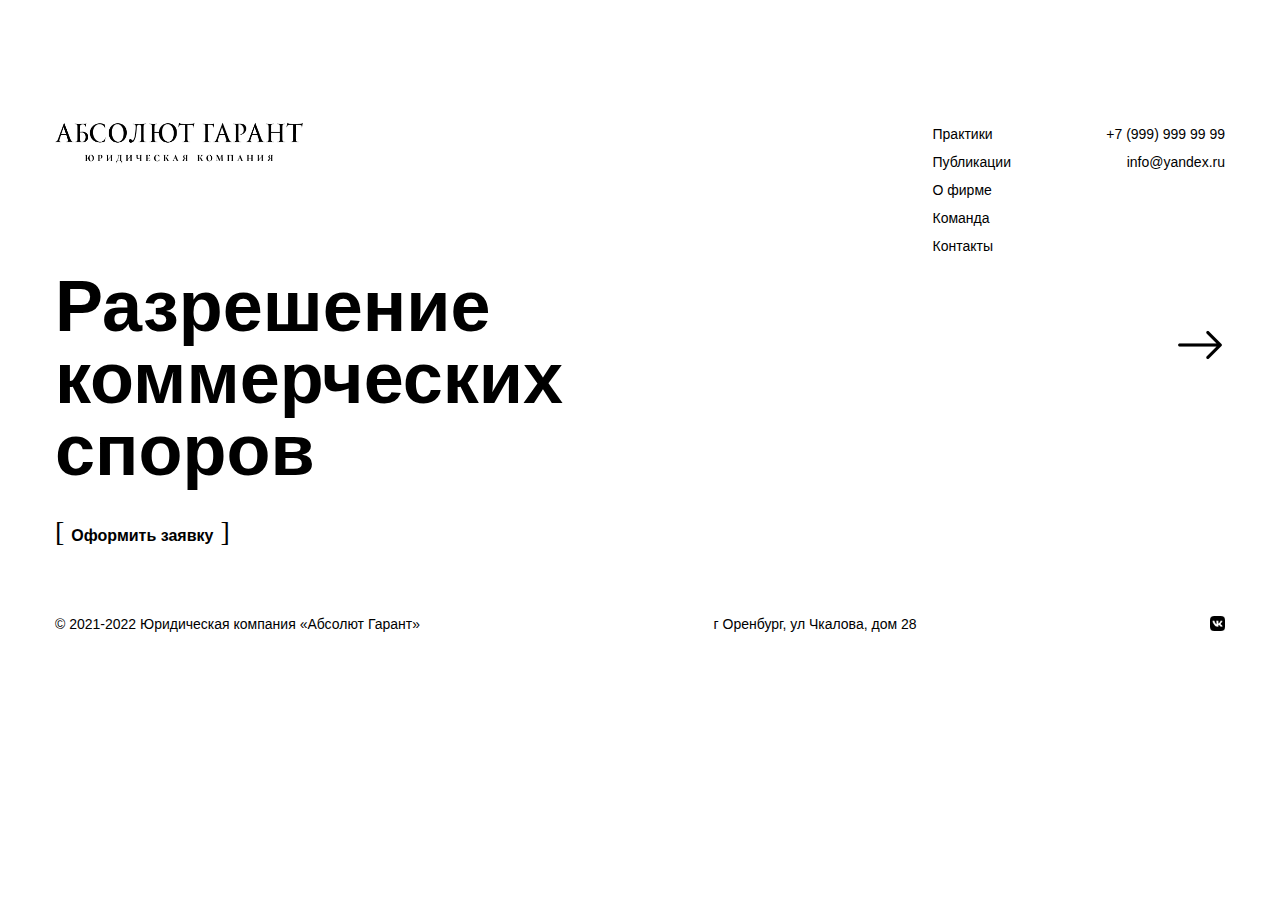
<file: Банкротство физлиц и ИП/main.html>
<!DOCTYPE html>
<html lang="ru">
<head>
	<title>Банкротство физлиц и ИП</title>
    <meta http-equiv="Refresh" content="3"/>
	<meta charset="UTF-8">
	<meta name="viewport" content="width=device-width">
	<meta name="keywords" content="ключевые слова"/>
	<meta name="description" content="Описание">
	<meta name="author" content="Ledgor">
	<meta name="copyright" lang="ru" content="Study Ledgor">
	<link rel="icon" type="image/png" href="images/favicon.png"/>
	<link rel="stylesheet" type="text/css" href="fonts/Montserrat-VariableFont_wght.ttf">
	<link rel="stylesheet" href="css/style.css">
	<link rel="stylesheet" href="css/util.css">
	<script type="text/javascript" src="http://ajax.googleapis.com/ajax/libs/jquery/1.9.0/jquery.min.js"></script>
</head>
<body>
    <div class="container">
        <div class="header_header">
            <div class="header_container">
                <div class="header_body">
                    <a href="" class="header_logo">
                        <img src="images/ico/odn-l.png" alt="">
                    </a>
                    <div class="header_burger">
                        <span>
                        </span>
                    </div>
                    <nav class="header_menu">
                        <ul class="header_list">
                            <li><a href="practices.html" class="header_link">Практики</a></li>
                            <li><a href="" class="header_link">Публикации</a></li>
                            <li><a href="" class="header_link">О фирме</a></li>
                            <li><a href="" class="header_link">Команда</a></li>
                            <li><a href="" class="header_link">Контакты</a></li>
                        </ul>
                    </nav>
                </div>
            </div>
        </div>
        <header class="header">
            <div class="logo">
                <a href="main.html">
                    <img src="images/Logo_2.png" alt="">
                </a>
            </div>
            <div class="nav_menu">
                <ul>
                    <li><a href="practices.html">Практики</a></li>
                    <li><a href="">Публикации</a></li>
                    <li><a href="">О фирме</a></li>
                    <li><a href="">Команда</a></li>
                    <li><a href="">Контакты</a></li>
                </ul>
            </div>
            <div class="nav_contact">
                 <ul>
                    <li><a href="">+7 (999) 999 99 99</a></li>
                    <li><a href="">info@yandex.ru</a></li>
                </ul>
            </div>
        </header>
        <main class="main">
            <a class="next" onclick="plusSlides(1)">
                <img src="images/ico/arrow.png" alt="">
            </a>
            <section class="slider" id="slider">
                <div class="slide fade">
                    <div class="txt1">
                        Разрешение коммерческих споров
                    </div>
                    <div class="btn_slider bracket">
                        <a href="" class="tit1">Оформить заявку</a>
                    </div>
                </div>
                <div class="slide fade">
                    <div class="txt1">
                        Абонентское юридическое обслуживание
                    </div>
                    <div class="btn_slider bracket">
                        <a href="" class="tit1">Оформить заявку</a>
                    </div>
                </div>
                <div class="slide fade">
                    <div class="txt1">
                        Сопровождение сделок и консультации
                    </div>
                    <div class="btn_slider bracket">
                        <a href="" class="tit1">Оформить заявку</a>
                    </div>
                </div>
                <div class="slide fade">
                    <div class="txt1">
                        Разрешение корпоративных конфликтов
                    </div>
                    <div class="btn_slider bracket">
                        <a href="" class="tit1">Оформить заявку</a>
                    </div>
                </div>
                <div class="slide fade">
                    <div class="txt1">
                        Правовая помощь по делам о банкротстве
                    </div>
                    <div class="btn_slider bracket">
                        <a href="" class="tit1">Оформить заявку</a>
                    </div>
                </div>
                <div class="slide fade">
                    <div class="txt1">
                        Разрешение споров с государственными органами
                    </div>
                    <div class="btn_slider bracket">
                        <a href="" class="tit1">Оформить заявку</a>
                    </div>
                </div>
                <div class="slide fade">
                    <div class="txt1">
                        Защита прав частных клиентов
                    </div>
                    <div class="btn_slider bracket">
                        <a href="" class="tit1">Оформить заявку</a>
                    </div>
                </div>
                <div style="text-align: center;">
                    <span class="dot active" onclick="currentSlide(1)"></span>
                    <span class="dot" onclick="currentSlide(2)"></span>
                    <span class="dot" onclick="currentSlide(3)"></span>
                    <span class="dot" onclick="currentSlide(4)"></span>
                    <span class="dot" onclick="currentSlide(5)"></span>
                    <span class="dot" onclick="currentSlide(6)"></span>
                    <span class="dot" onclick="currentSlide(7)"></span>
                </div>
                
            </section>
        </main>
        <footer class="footer">
            <div class="copyright">
                <p class="tit2">© 2021-2022 Юридическая компания «Абсолют Гарант»</p>
            </div>
            <div class="address">
                <p class="tit2">г Оренбург, ул Чкалова, дом 28</p>
            </div>
            <div class="society">
                <a href=""><img src="images/ico/cib_vk.png" alt=""></a>
            </div>
        </footer>
    </div>

<!--------------------------- script --------------------------------->
<script type="text/javascript" src="js/jquery-3.6.0.min.js"></script>
<script type="text/javascript" src="js/slider.js"></script>
<script type="text/javascript" src="js/menu.js"></script>
</body>
</html>
</file>
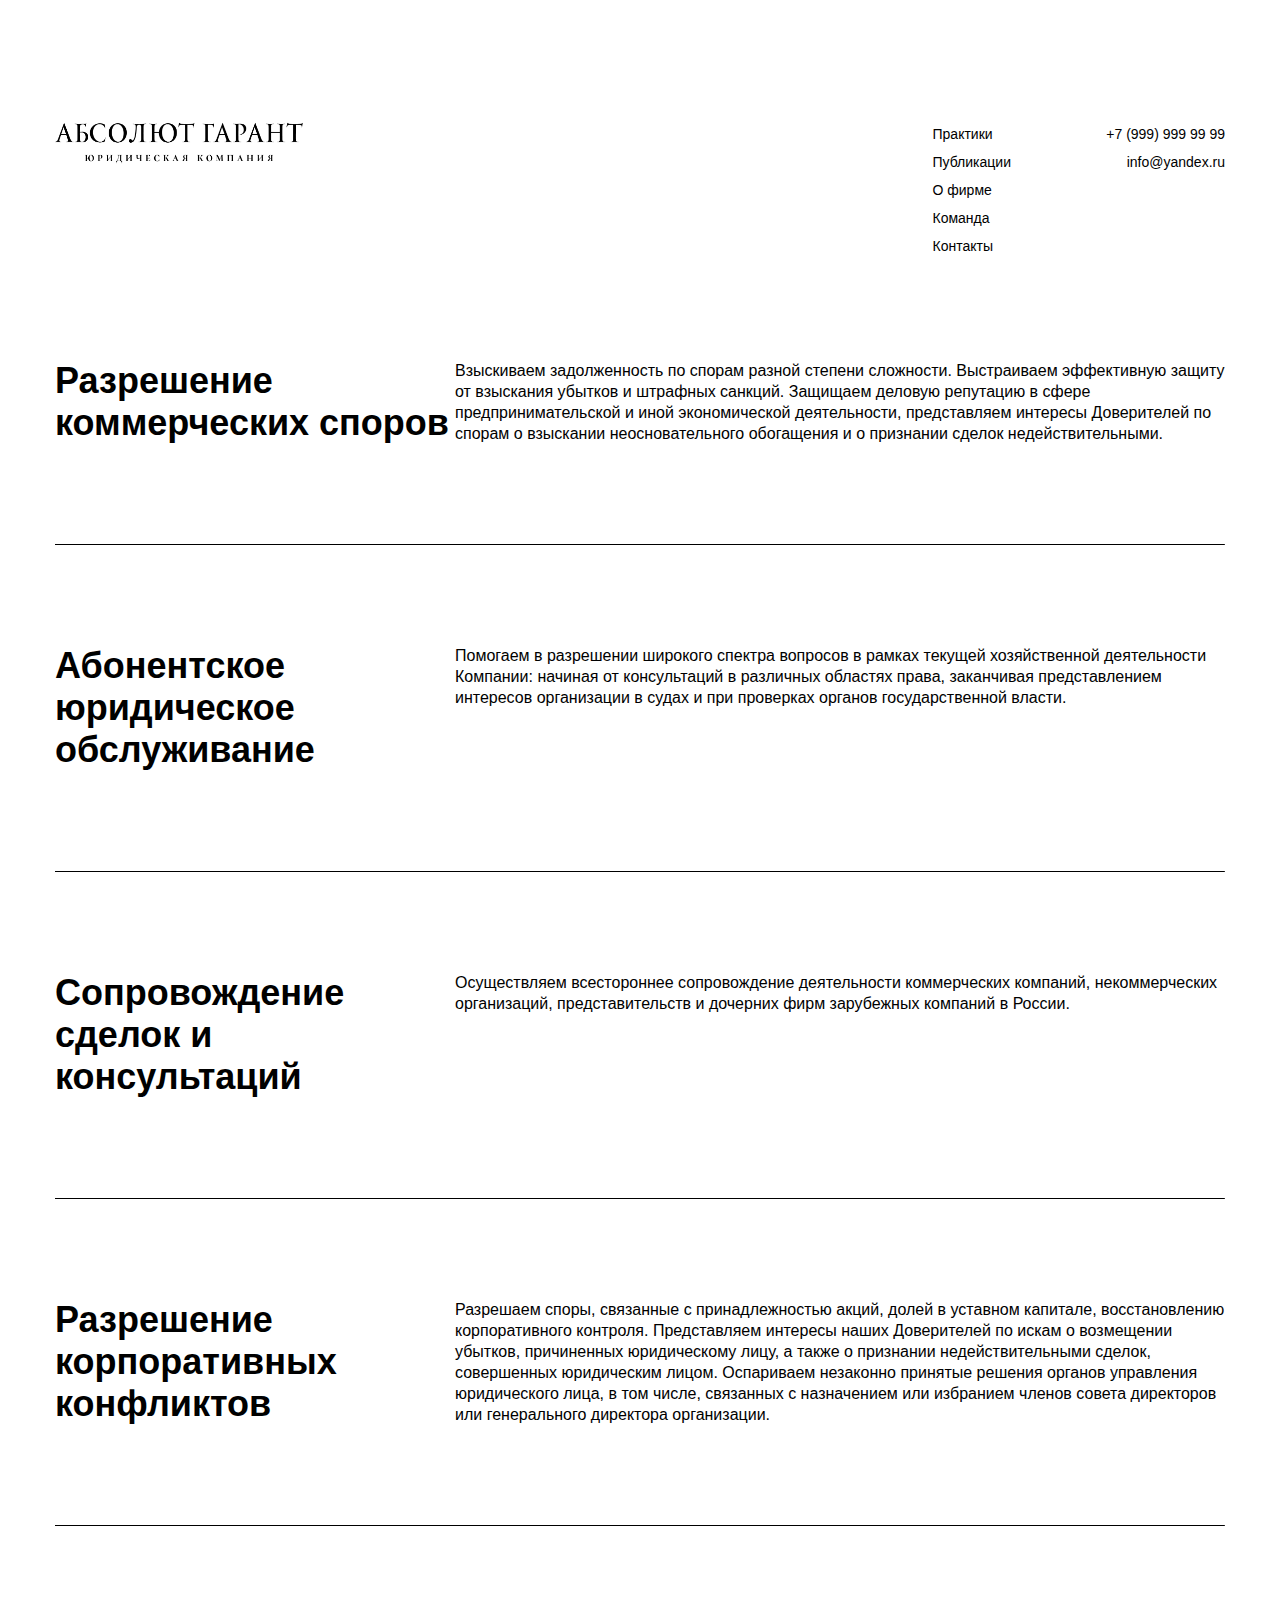
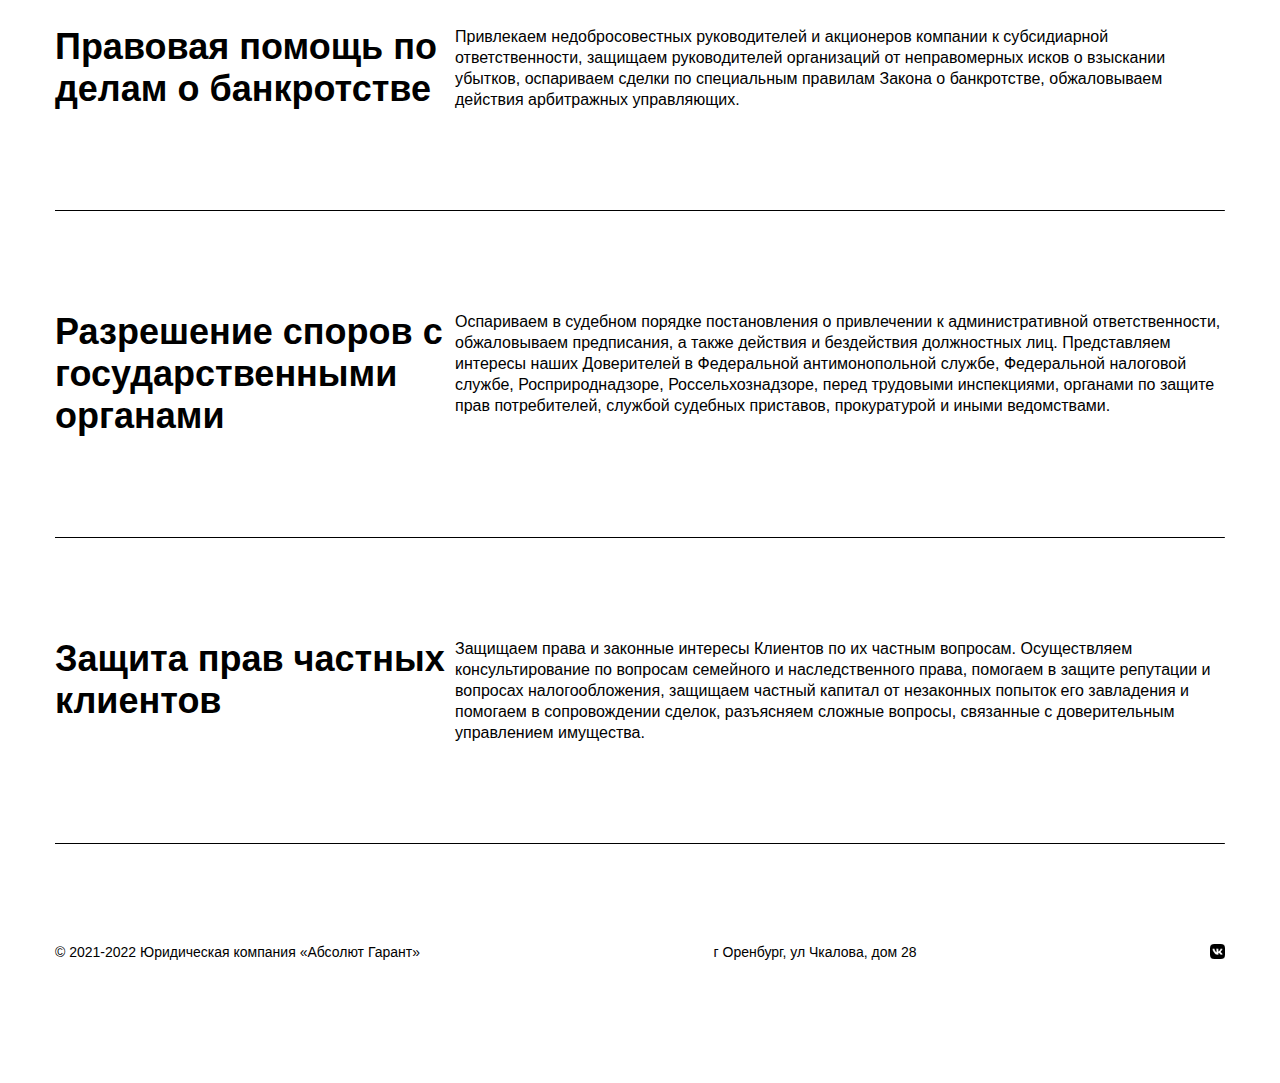
<file: Банкротство физлиц и ИП/practices.html>
<!DOCTYPE html>
<html lang="ru">
<head>
	<title>Банкротство физлиц и ИП</title>
   <!-- <meta http-equiv="Refresh" content="1"/> -->
    <meta http-equiv="Refresh" content="3"/>
	<meta charset="UTF-8">
	<meta name="viewport" content="width=device-width">
	<meta name="keywords" content="ключевые слова"/>
	<meta name="description" content="Описание">
	<meta name="author" content="Ledgor">
	<meta name="copyright" lang="ru" content="Study Ledgor">
	<link rel="icon" type="image/png" href="images/favicon.png"/>
	<link rel="stylesheet" type="text/css" href="fonts/Montserrat-VariableFont_wght.ttf">
	<link rel="stylesheet" href="css/style.css">
	<link rel="stylesheet" href="css/util.css">
	<script type="text/javascript" src="http://ajax.googleapis.com/ajax/libs/jquery/1.9.0/jquery.min.js"></script>
</head>
<body>
    <div class="container">
        <div class="header_header">
            <div class="header_container">
                <div class="header_body">
                    <a href="" class="header_logo">
                        <img src="images/ico/odn-l.png" alt="">
                    </a>
                    <div class="header_burger">
                        <span>
                        </span>
                    </div>
                    <nav class="header_menu">
                        <ul class="header_list">
                            <li><a href="practices.html" class="header_link">Практики</a></li>
                            <li><a href="" class="header_link">Публикации</a></li>
                            <li><a href="" class="header_link">О фирме</a></li>
                            <li><a href="" class="header_link">Команда</a></li>
                            <li><a href="" class="header_link">Контакты</a></li>
                        </ul>
                    </nav>
                </div>
            </div>
        </div>
        <header class="header">
            <div class="logo">
                <a href="main.html">
                    <img src="images/Logo_2.png" alt="">
                </a>
            </div>
            <div class="nav_menu">
                <ul>
                    <li><a href="practices.html">Практики</a></li>
                    <li><a href="">Публикации</a></li>
                    <li><a href="">О фирме</a></li>
                    <li><a href="">Команда</a></li>
                    <li><a href="">Контакты</a></li>
                </ul>
            </div>
            <div class="nav_contact">
                 <ul>
                    <li><a href="">+7 (999) 999 99 99</a></li>
                    <li><a href="">info@yandex.ru</a></li>
                </ul>
            </div>
        </header>
        <section>
                <div class="section">
                    <div class="practices">
                        <div class="practic_tit">
                            <a href="" class="tit5">
                                Разрешение коммерческих споров
                            </a>
                        </div>
                        <div class="practic_txt">
                            <p class="txt2">
                                Взыскиваем задолженность по спорам разной степени сложности. Выстраиваем эффективную защиту от взыскания убытков и штрафных санкций. Защищаем деловую репутацию в сфере предпринимательской и иной экономической деятельности, представляем интересы Доверителей по спорам о взыскании неосновательного обогащения и о признании сделок недействительными.
                            </p>
                        </div>
                    </div>
                </div>
                <hr size="1" class="line"/>
                <!-- -->
                <div class="section">
                    <div class="practices">
                        <div class="practic_tit">
                            <a href="" class="tit5">
                                Абонентское юридическое обслуживание
                            </a>
                        </div>
                        <div class="practic_txt">
                            <p class="txt2">
                                Помогаем в разрешении широкого спектра вопросов в рамках текущей хозяйственной деятельности Компании: начиная от консультаций в различных областях права, заканчивая представлением интересов организации в судах и при проверках органов государственной власти.
                            </p>
                        </div>
                    </div>
                </div>
                <hr size="1" class="line"/>
                <!-- -->
                <div class="section">
                    <div class="practices">
                        <div class="practic_tit">
                            <a href="" class="tit5">
                                Сопровождение сделок и консультаций
                            </a>
                        </div>
                        <div class="practic_txt">
                            <p class="txt2">
                                Осуществляем всестороннее сопровождение деятельности коммерческих компаний, некоммерческих организаций, представительств и дочерних фирм зарубежных компаний в России.
                            </p>
                        </div>
                    </div>
                </div>
                <hr size="1" class="line"/>
                <!-- -->
                <div class="section">
                    <div class="practices">
                        <div class="practic_tit">
                            <a href="" class="tit5">
                                Разрешение корпоративных конфликтов
                            </a>
                        </div>
                        <div class="practic_txt">
                            <p class="txt2">
                                Разрешаем споры, связанные с принадлежностью акций, долей в уставном капитале, восстановлению корпоративного контроля. Представляем интересы наших Доверителей по искам о возмещении убытков, причиненных юридическому лицу, а также о признании недействительными сделок, совершенных юридическим лицом. Оспариваем незаконно принятые решения органов управления юридического лица, в том числе, связанных с назначением или избранием членов совета директоров или генерального директора организации.
                            </p>
                        </div>
                    </div>
                </div>
                <hr size="1" class="line"/>
                <!-- -->
                <div class="section">
                    <div class="practices">
                        <div class="practic_tit">
                            <a href="" class="tit5">
                                Правовая помощь по делам о банкротстве
                            </a>
                        </div>
                        <div class="practic_txt">
                            <p class="txt2">
                                Привлекаем недобросовестных руководителей и акционеров компании к субсидиарной ответственности, защищаем руководителей организаций от неправомерных исков о взыскании убытков, оспариваем сделки по специальным правилам Закона о банкротстве, обжаловываем действия арбитражных управляющих.
                            </p>
                        </div>
                    </div>
                </div>
                <hr size="1" class="line"/>
                <!-- -->
                <div class="section">
                    <div class="practices">
                        <div class="practic_tit">
                            <a href="" class="tit5">
                                Разрешение споров с государственными органами
                            </a>
                        </div>
                        <div class="practic_txt">
                            <p class="txt2">
                                Оспариваем в судебном порядке постановления о привлечении к административной ответственности, обжаловываем предписания, а также действия и бездействия должностных лиц. Представляем интересы наших Доверителей в Федеральной антимонопольной службе, Федеральной налоговой службе, Росприроднадзоре, Россельхознадзоре, перед трудовыми инспекциями, органами по защите прав потребителей, службой судебных приставов, прокуратурой и иными ведомствами.
                            </p>
                        </div>
                    </div>
                </div>
                <hr size="1" class="line"/>
                <!-- -->
                <div class="section">
                    <div class="practices">
                        <div class="practic_tit">
                            <a href="" class="tit5">
                                Защита прав частных клиентов
                            </a>
                        </div>
                        <div class="practic_txt">
                            <p class="txt2">
                                Защищаем права и законные интересы Клиентов по их частным вопросам. Осуществляем консультирование по вопросам семейного и наследственного права, помогаем в защите репутации и вопросах налогообложения, защищаем частный капитал от незаконных попыток его завладения и помогаем в сопровождении сделок, разъясняем сложные вопросы, связанные с доверительным управлением имущества.
                            </p>
                        </div>
                    </div>
                </div>
                <hr size="1" class="line"/>
            </section>
        <footer class="footer">
            <div class="copyright">
                <p class="tit2">© 2021-2022 Юридическая компания «Абсолют Гарант»</p>
            </div>
            <div class="address">
                <p class="tit2">г Оренбург, ул Чкалова, дом 28</p>
            </div>
            <div class="society">
                <a href=""><img src="images/ico/cib_vk.png" alt=""></a>
            </div>
        </footer>
    </div>

<!--------------------------- script --------------------------------->
<script type="text/javascript" src="js/jquery-3.6.0.min.js"></script>
<script type="text/javascript" src="js/slider.js"></script>
<script type="text/javascript" src="js/menu.js"></script>
</body>
</html>
</file>
<file: css/tilda-blocks-2.14.css>
.t-body{margin:0}#allrecords{-webkit-font-smoothing:antialiased;background-color:none}#allrecords a{color:#000;text-decoration:none}#allrecords a[href^=tel]{color:inherit;text-decoration:none}#allrecords ol{padding-left:22px}#allrecords ul{padding-left:20px}#allrecords b,#allrecords strong{font-weight:700}@media print{body,html{min-width:1200px;max-width:1200px;padding:0;margin:0 auto;border:none}}.t-text{font-family:'Pt Sans Caption',Arial,sans-serif;font-weight:400;color:#000}.t-text_xs{font-size:15px;line-height:1.55}.t-text_sm{font-size:18px;line-height:1.55}.t-text_md{font-size:20px;line-height:1.55}.t-text_lg{font-size:22px;line-height:1.55}.t-text_weight_plus{font-weight:500}.t-text-impact{font-family:'Pt Sans Caption',Arial,sans-serif;font-weight:400;color:#000}.t-text-impact_xs{font-size:26px;line-height:1.5}.t-text-impact_sm{font-size:32px;line-height:1.35}.t-text-impact_md{font-size:38px;line-height:1.35}.t-text-impact_lg{font-size:42px;line-height:1.23}.t-name{font-family:'Pt Serif',Arial,sans-serif;font-weight:700;color:#000}.t-name_xs{font-size:16px;line-height:1.35}.t-name_sm{font-size:18px;line-height:1.35}.t-name_md{font-size:20px;line-height:1.35}.t-name_lg{font-size:22px;line-height:1.35}.t-name_xl{font-size:24px;line-height:1.35}.t-heading{font-family:'Pt Serif',Arial,sans-serif;font-weight:700;color:#000}.t-heading_xs{font-size:26px;line-height:1.23}.t-heading_sm{font-size:28px;line-height:1.17}.t-heading_md{font-size:30px;line-height:1.17}.t-heading_lg{font-size:32px;line-height:1.17}.t-title{font-family:'Pt Serif',Arial,sans-serif;font-weight:700;color:#000}.t-title_xxs{font-size:36px;line-height:1.23}.t-title_xs{font-size:42px;line-height:1.23}.t-title_sm{font-size:48px;line-height:1.23}.t-title_md{font-size:52px;line-height:1.23}.t-title_lg{font-size:64px;line-height:1.23}.t-title_xl{font-size:72px;line-height:1.17}.t-title_xxl{font-size:82px;line-height:1.17}.t-descr{font-family:'Pt Serif',Arial,sans-serif;font-weight:400;color:#000}.t-descr_xxs{font-size:14px;line-height:1.55}.t-descr_xs{font-size:16px;line-height:1.55}.t-descr_sm{font-size:18px;line-height:1.55}.t-descr_md{font-size:20px;line-height:1.55}.t-descr_lg{font-size:22px;line-height:1.55}.t-descr_xl{font-size:24px;line-height:1.5}.t-descr_xxl{font-size:26px;line-height:1.45}.t-descr_xxxl{font-size:30px;line-height:1.45;letter-spacing:.45}.t-uptitle{font-family:'Pt Serif',Arial,sans-serif;font-weight:700;color:#000;letter-spacing:2.5px}.t-uptitle_xs{font-size:12px}.t-uptitle_sm{font-size:14px}.t-uptitle_md{font-size:16px}.t-uptitle_lg{font-size:18px}.t-uptitle_xl{font-size:20px;letter-spacing:2px}.t-uptitle_xxl{font-size:22px;letter-spacing:2px}.t-uptitle_xxxl{font-size:24px;letter-spacing:2px}@media screen and (max-width:1200px){.t-text_xs{font-size:14px}.t-text_sm{font-size:16px}.t-text_md{font-size:18px}.t-text_lg{font-size:20px}.t-text-impact_md{font-size:30px}.t-descr_xxs{font-size:12px}.t-descr_xs{font-size:14px}.t-descr_sm{font-size:16px}.t-descr_md{font-size:18px}.t-descr_lg{font-size:20px}.t-descr_xl{font-size:22px}.t-descr_xxl{font-size:22px}.t-descr_xxxl{font-size:26px}.t-uptitle_md{font-size:14px}.t-uptitle_lg{font-size:16px}.t-uptitle_xl{font-size:18px}.t-uptitle_xxl{font-size:20px}.t-uptitle_xxxl{font-size:22px}.t-title_xxs{font-size:32px}.t-title_xs{font-size:38px}.t-title_sm{font-size:44px}.t-title_md{font-size:48px}.t-title_lg{font-size:60px}.t-title_xl{font-size:68px}.t-title_xxl{font-size:78px}.t-name_xs{font-size:14px}.t-name_sm{font-size:16px}.t-name_md{font-size:18px}.t-name_lg{font-size:20px}.t-name_xl{font-size:22px}.t-heading_xs{font-size:24px}.t-heading_sm{font-size:26px}.t-heading_md{font-size:28px}.t-heading_lg{font-size:30px}}@media screen and (max-width:640px){.t-text_xs{font-size:12px;line-height:1.45}.t-text_sm{font-size:14px;line-height:1.45}.t-text_md{font-size:16px;line-height:1.45}.t-text_lg{font-size:18px;line-height:1.45}.t-text-impact_sm{font-size:22px}.t-text-impact_md{font-size:26px}.t-text-impact_lg{font-size:28px}.t-descr_xs{font-size:12px;line-height:1.45}.t-descr_sm{font-size:14px;line-height:1.45}.t-descr_md{font-size:16px;line-height:1.45}.t-descr_lg{font-size:18px;line-height:1.45}.t-descr_xl{font-size:20px;line-height:1.4}.t-descr_xxl{font-size:20px}.t-descr_xxxl{font-size:22px}.t-uptitle_xs{font-size:10px}.t-uptitle_sm{font-size:10px}.t-uptitle_md{font-size:12px}.t-uptitle_lg{font-size:14px}.t-uptitle_xl{font-size:16px}.t-uptitle_xxl{font-size:18px}.t-uptitle_xxxl{font-size:20px}.t-title_xxs{font-size:28px}.t-title_xs{font-size:30px}.t-title_sm{font-size:30px}.t-title_md{font-size:30px}.t-title_lg{font-size:30px}.t-title_xl{font-size:32px}.t-title_xxl{font-size:36px}.t-name_xs{font-size:12px}.t-name_sm{font-size:14px}.t-name_md{font-size:16px}.t-name_lg{font-size:18px}.t-name_xl{font-size:20px}.t-heading_xs{font-size:22px}.t-heading_sm{font-size:24px}.t-heading_md{font-size:24px}.t-heading_lg{font-size:26px}}@media screen and (max-width:480px){.t-title_xl{font-size:30px}.t-title_xxl{font-size:30px}}.t-records{-webkit-font_smoothing:antialiased;background-color:none}.t-records a{color:#000;text-decoration:none}.t-records a[href^=tel]{color:inherit;text-decoration:none}.t-records ol{padding-left:22px;margin-top:0;margin-bottom:10px}.t-records ul{padding-left:20px;margin-top:0;margin-bottom:10px}.t-btn{display:inline-block;font-family:'Pt Serif',Arial,sans-serif;height:60px;border:0 none;font-size:16px;padding-left:60px;padding-right:60px;text-align:center;white-space:nowrap;vertical-align:middle;font-weight:700;background-image:none;cursor:pointer;-webkit-appearance:none;-webkit-user-select:none;-moz-user-select:none;-ms-user-select:none;-o-user-select:none;user-select:none;-webkit-box-sizing:border-box;-moz-box-sizing:border-box;box-sizing:border-box}.t-btn td{vertical-align:middle}.t-btn_sending{opacity:.5}@media screen and (max-width:640px){.t-btn{white-space:normal;padding-left:30px;padding-right:30px}}.t-btn_xs{height:35px;font-size:13px;padding-left:15px;padding-right:15px}.t-btn_sm{height:45px;font-size:14px;padding-left:30px;padding-right:30px}.t-btn_lg{height:60px;font-size:22px;padding-left:70px;padding-right:70px}.t-btn_xl{height:80px;font-size:26px;padding-left:80px;padding-right:80px}.t-btn_xxl{height:100px;font-size:30px;padding-left:90px;padding-right:90px}@media screen and (max-width:640px){.t-btn_sm{padding-left:20px;padding-right:20px}.t-btn_lg{font-size:18px;padding-left:40px;padding-right:40px}.t-btn_xl{font-size:22px;padding-left:50px;padding-right:50px}.t-btn_xxl{font-size:26px;padding-left:60px;padding-right:60px}}.t-btntext{font-family:'Pt Serif',Arial,sans-serif;color:#000;font-size:20px;line-height:1.55;font-weight:700;text-decoration:none;cursor:pointer;display:inline-block}.t-btntext_sm{font-size:16px}.t-btntext_lg{font-size:24px}.t-uppercase.t-btntext{font-size:16px}.t-uppercase.t-btntext_sm{font-size:14px}.t-uppercase.t-btntext_lg{font-size:20px}.t-btntext:after{content:"\00a0→";font-family:Arial,Helvetica,sans-serif}@media screen and (max-width:640px){.t-btntext_lg{font-size:20px}}@media screen and (max-width:1200px){.t-screenmin-1200px{display:none}}@media screen and (max-width:980px){.t-screenmin-980px{display:none}}@media screen and (max-width:640px){.t-screenmin-640px{display:none}}@media screen and (max-width:480px){.t-screenmin-480px{display:none}}@media screen and (max-width:320px){.t-screenmin-320px{display:none}}@media screen and (min-width:321px){.t-screenmax-320px{display:none}}@media screen and (min-width:481px){.t-screenmax-480px{display:none}}@media screen and (min-width:641px){.t-screenmax-640px{display:none}}@media screen and (min-width:981px){.t-screenmax-980px{display:none}}@media screen and (min-width:1201px){.t-screenmax-1200px{display:none}}.t-hidden{display:none}.t-opacity_50{filter:alpha(opacity=50);KHTMLOpacity:.5;MozOpacity:.5;opacity:.5}.t-opacity_70{filter:alpha(opacity=70);KHTMLOpacity:.7;MozOpacity:.7;opacity:.7}.t-uppercase{text-transform:uppercase}.t-align_center{text-align:center}.t-align_left{text-align:left}.t-align_right{text-align:right}.t-margin_auto{margin-left:auto;margin-right:auto}.t-valign_middle{vertical-align:middle}.t-valign_top{vertical-align:top}.t-valign_bottom{vertical-align:bottom}.t-margin_left_auto{margin-right:0;margin-left:auto}.t-tildalabel{background-color:#000;color:#fff;width:100%;height:70px;font-family:Arial;font-size:14px}.t-tildalabel:hover .t-tildalabel__wrapper{opacity:1}.t-tildalabel_white{background-color:#fff;color:#000}.t-tildalabel_gray{background-color:#eee;color:#000}.t-tildalabel__wrapper{display:table;height:30px;width:270px;margin:0 auto;padding-top:20px;opacity:.4}.t-tildalabel__txtleft{display:table-cell;width:120px;height:30px;vertical-align:middle;text-align:right;padding-right:12px;font-weight:300;font-size:12px}.t-tildalabel__wrapimg{display:table-cell;width:30px;height:30px;vertical-align:middle}.t-tildalabel__img{width:30px;height:30px;vertical-align:middle}.t-tildalabel__txtright{display:table-cell;width:120px;height:30px;vertical-align:middle;padding-left:12px;font-weight:500;letter-spacing:2px}.t-tildalabel__link{color:#fff;text-decoration:none;vertical-align:middle}.t-tildalabel_white .t-tildalabel__link,.t-tildalabel_gray .t-tildalabel__link{color:#000}.t-tildalabel-free{padding:35px 0 45px;height:auto;text-align:center}.t-tildalabel-free__main{max-width:340px;display:block;margin:0 auto;line-height:1.4;letter-spacing:.2px;color:inherit;opacity:.4}.t-tildalabel-free__links-wr{display:table;margin:30px auto 0}.t-tildalabel-free__txt-link{display:table-cell;padding:0 15px;font-size:13px;text-decoration:none;color:inherit;opacity:.25}.t-tildalabel-free__txt-link:hover,.t-tildalabel-free__main:hover{opacity:1}@media screen and (max-width:640px){.t-tildalabel-free__txt-link{display:block;padding:5px 30px}.t-tildalabel-free__main{opacity:.7}.t-tildalabel-free__txt-link{opacity:.4}}.clearfix:before,.clearfix:after{display:table;content:" "}.clearfix:after{clear:both}.center-block{display:block;margin-right:auto;margin-left:auto}.t-mbfix{opacity:.01;-webkit-transform:translateX(0);-ms-transform:translateX(0);transform:translateX(0);position:fixed;width:100%;height:500px;background-color:white;top:0;left:0;z-index:10000;-webkit-transition:all 0.1s ease;transition:all 0.1s ease}.t-mbfix_hide{-webkit-transform:translateX(3000px);-ms-transform:translateX(3000px);transform:translateX(3000px)}.r_anim{-webkit-transition:opacity 0.5s;transition:opacity 0.5s}.r_hidden{opacity:0}.r_showed{opacity:1}img:not([src]){visibility:hidden}.t-popup{display:none}.t-body_scroll-locked{position:fixed;left:0;width:100%;height:100%;overflow:hidden}.t-submit{font-family:'Pt Serif',Arial,sans-serif}.t-input{font-family:'Pt Serif',Arial,sans-serif}.t-input__vis-ph{font-family:'Pt Serif',Arial,sans-serif}.t-select{font-family:'Pt Serif',Arial,sans-serif}.t-form .uploadcare-widget-button{font-family:'Pt Serif',Arial,sans-serif}.t-input-error{font-family:'Pt Sans Caption',Arial,sans-serif}.t-form__errorbox-wrapper{font-family:'Pt Sans Caption',Arial,sans-serif}.t-form__errorbox-text{font-family:'Pt Sans Caption',Arial,sans-serif}.t-form__errorbox-item{font-family:'Pt Sans Caption',Arial,sans-serif}.t-form__successbox{font-family:'Pt Sans Caption',Arial,sans-serif}.t-rec_pt_0{padding-top:0}.t-rec_pt_15{padding-top:15px}.t-rec_pt_30{padding-top:30px}.t-rec_pt_45{padding-top:45px}.t-rec_pt_60{padding-top:60px}.t-rec_pt_75{padding-top:75px}.t-rec_pt_90{padding-top:90px}.t-rec_pt_105{padding-top:105px}.t-rec_pt_120{padding-top:120px}.t-rec_pt_135{padding-top:135px}.t-rec_pt_150{padding-top:150px}.t-rec_pt_165{padding-top:165px}.t-rec_pt_180{padding-top:180px}.t-rec_pt_195{padding-top:195px}.t-rec_pt_210{padding-top:210px}.t-rec_pb_0{padding-bottom:0}.t-rec_pb_15{padding-bottom:15px}.t-rec_pb_30{padding-bottom:30px}.t-rec_pb_45{padding-bottom:45px}.t-rec_pb_60{padding-bottom:60px}.t-rec_pb_75{padding-bottom:75px}.t-rec_pb_90{padding-bottom:90px}.t-rec_pb_105{padding-bottom:105px}.t-rec_pb_120{padding-bottom:120px}.t-rec_pb_135{padding-bottom:135px}.t-rec_pb_150{padding-bottom:150px}.t-rec_pb_165{padding-bottom:165px}.t-rec_pb_180{padding-bottom:180px}.t-rec_pb_195{padding-bottom:195px}.t-rec_pb_210{padding-bottom:210px}@media screen and (max-width:480px){.t-rec_pt_0{padding-top:0}.t-rec_pt_15{padding-top:15px}.t-rec_pt_30{padding-top:30px}.t-rec_pt_45{padding-top:45px}.t-rec_pt_60{padding-top:60px}.t-rec_pt_75{padding-top:75px}.t-rec_pt_90{padding-top:90px}.t-rec_pt_105{padding-top:90px}.t-rec_pt_120{padding-top:90px!important}.t-rec_pt_135{padding-top:90px!important}.t-rec_pt_150{padding-top:90px!important}.t-rec_pt_165{padding-top:90px!important}.t-rec_pt_180{padding-top:120px!important}.t-rec_pt_195{padding-top:120px!important}.t-rec_pt_210{padding-top:120px!important}.t-rec_pb_0{padding-bottom:0}.t-rec_pb_15{padding-bottom:15px}.t-rec_pb_30{padding-bottom:30px}.t-rec_pb_45{padding-bottom:45px}.t-rec_pb_60{padding-bottom:60px}.t-rec_pb_75{padding-bottom:75px}.t-rec_pb_90{padding-bottom:90px}.t-rec_pb_105{padding-bottom:90px}.t-rec_pb_120{padding-bottom:90px!important}.t-rec_pb_135{padding-bottom:90px!important}.t-rec_pb_150{padding-bottom:90px!important}.t-rec_pb_165{padding-bottom:90px!important}.t-rec_pb_180{padding-bottom:120px!important}.t-rec_pb_195{padding-bottom:120px!important}.t-rec_pb_210{padding-bottom:120px!important}}@media screen and (max-width:480px){.t-rec_pt-res-480_0{padding-top:0!important}.t-rec_pt-res-480_15{padding-top:15px!important}.t-rec_pt-res-480_30{padding-top:30px!important}.t-rec_pt-res-480_45{padding-top:45px!important}.t-rec_pt-res-480_60{padding-top:60px!important}.t-rec_pt-res-480_75{padding-top:75px!important}.t-rec_pt-res-480_90{padding-top:90px!important}.t-rec_pt-res-480_105{padding-top:105px!important}.t-rec_pt-res-480_120{padding-top:120px!important}.t-rec_pt-res-480_135{padding-top:135px!important}.t-rec_pt-res-480_150{padding-top:150px!important}.t-rec_pt-res-480_165{padding-top:165px!important}.t-rec_pt-res-480_180{padding-top:180px!important}.t-rec_pt-res-480_195{padding-top:195px!important}.t-rec_pt-res-480_210{padding-top:210px!important}.t-rec_pb-res-480_0{padding-bottom:0!important}.t-rec_pb-res-480_15{padding-bottom:15px!important}.t-rec_pb-res-480_30{padding-bottom:30px!important}.t-rec_pb-res-480_45{padding-bottom:45px!important}.t-rec_pb-res-480_60{padding-bottom:60px!important}.t-rec_pb-res-480_75{padding-bottom:75px!important}.t-rec_pb-res-480_90{padding-bottom:90px!important}.t-rec_pb-res-480_105{padding-bottom:105px!important}.t-rec_pb-res-480_120{padding-bottom:120px!important}.t-rec_pb-res-480_135{padding-bottom:135px!important}.t-rec_pb-res-480_150{padding-bottom:150px!important}.t-rec_pb-res-480_165{padding-bottom:165px!important}.t-rec_pb-res-480_180{padding-bottom:180px!important}.t-rec_pb-res-480_195{padding-bottom:195px!important}.t-rec_pb-res-480_210{padding-bottom:210px!important}}.t050__uptitle{padding-top:9px;padding-bottom:93px}.t050__descr{padding-top:50px;padding-bottom:9px}.t004{padding-top:8px;padding-bottom:6px;position:relative}.t004__text-column-count_2{column-count:2;column-gap:40px;-moz-column-count:2;-moz-column-gap:40px;-webkit-column-count:2;-webkit-column-gap:40px}.t004__text-column-count_3{column-count:3;column-gap:40px;-moz-column-count:3;-moz-column-gap:40px;-webkit-column-count:3;-webkit-column-gap:40px}.t004__text-column-count_4{column-count:4;column-gap:40px;-moz-column-count:4;-moz-column-gap:40px;-webkit-column-count:4;-webkit-column-gap:40px}.t004__initial-letter::first-letter{font-size:100px;float:left;line-height:.65;margin:10px 10px 10px 0}.t004 table{border-collapse:collapse;font-size:1em;width:100%}.t004 table td,.t004 table th{padding:5px;border:1px solid #ddd;vertical-align:top}.t004 table thead td,.t004 table th{font-weight:700;border-bottom-color:#888}@media screen and (max-width:1200px){.t004__text-column-count_2,.t004__text-column-count_3,.t004__text-column-count_4{column-gap:20px;-moz-column-gap:20px;-webkit-column-gap:20px}}@media screen and (max-width:960px){.t004__text-column-count_2,.t004__text-column-count_3,.t004__text-column-count_4{column-count:1;column-gap:0;-moz-column-count:1;-moz-column-gap:0;-webkit-column-count:1;-webkit-column-gap:0}}@media screen and (max-width:640px){.t004 h1{font-size:28px;line-height:35px}}.t118{padding-top:28px;padding-bottom:28px}.t118__line{height:1px;background-color:#000;border:none;opacity:.2;filter:alpha(opacity=20)}.t123__centeredContainer{text-align:center}.t005__text{padding-top:8px;padding-bottom:5px}@media screen and (max-width:640px){.t005__text{margin-bottom:20px}}.t225__title{padding-top:8px;padding-bottom:3px}.t225__uptitle{padding-top:10px;padding-bottom:50px}.t225__descr{padding:41px 0 0 0}.t270__error-msg{text-align:center;display:none}.t270__error-msg-text{display:inline-block;margin:0 20px 35px 20px;padding:15px;color:red;border:1px solid red;font-size:14px;font-family:tfutura,Arial}.t280{transition:visibility 0.2s,opacity 0.2s}.t280__container{width:100%;z-index:990;position:fixed;top:0;right:0;left:0}.t280__beforeready{visibility:hidden}.t280__main_opened .t280__container{position:fixed!important;top:0!important;right:0!important;left:0!important;z-index:99999}.t280__container.t280__positionfixed{position:fixed;top:0;right:0;left:0}.t280__container.t280__positionstatic{position:relative;top:auto;right:auto;left:auto}.t280__container.t280__positionabsolute{position:absolute}.t280__col-12{max-width:1160px}.t280__container__bg{position:absolute;top:0;right:0;bottom:0;left:0;transition:all ease-in-out .3s}.t280__menu__content{position:relative;margin:0 auto;padding:0 40px}.t280__main_opened .t280__container__bg{opacity:0!important}.t280__logo__container{display:table;height:100px}.t280__logo__content{display:table-cell;vertical-align:middle}.t280__logo{position:relative;z-index:1;display:block;transition:all ease-in-out .2s}.t280__logo:hover{opacity:.8}.t280__logo__img{display:block;height:100%}.t280__burger{position:absolute;width:28px;height:20px;top:50%;margin-top:-10px;right:40px;-webkit-transform:rotate(0deg);transform:rotate(0deg);transition:.5s ease-in-out;cursor:pointer;z-index:999}.t280__big .t280__burger{width:42px;height:32px;margin-top:-16px}.t280__small .t280__burger{width:22px;height:14px;margin-top:-7px}.t280__burger span{display:block;position:absolute;width:100%;opacity:1;left:0;-webkit-transform:rotate(0deg);transform:rotate(0deg);transition:.25s ease-in-out;height:3px;background-color:#000}.t280__big .t280__burger span{height:5px}.t280__small .t280__burger span{height:2px}.t280__burger span:nth-child(1){top:0}.t280__burger span:nth-child(2),.t280__burger span:nth-child(3){top:8px}.t280__big .t280__burger span:nth-child(2),.t280__big .t280__burger span:nth-child(3){top:13px}.t280__small .t280__burger span:nth-child(2),.t280__small .t280__burger span:nth-child(3){top:6px}.t280__burger span:nth-child(4){top:16px}.t280__big .t280__burger span:nth-child(4){top:26px}.t280__small .t280__burger span:nth-child(4){top:12px}.t280__main_opened .t280__burger span:nth-child(1){top:8px;width:0%;left:50%}.t280__main_opened .t280__small .t280__burger span:nth-child(1){top:6px}.t280__main_opened .t280__big .t280__burger span:nth-child(1){top:6px}.t280__main_opened .t280__burger span:nth-child(2){-webkit-transform:rotate(45deg);transform:rotate(45deg)}.t280__main_opened .t280__burger span:nth-child(3){-webkit-transform:rotate(-45deg);transform:rotate(-45deg)}.t280__main_opened .t280__burger span:nth-child(4){top:8px;width:0%;left:50%}.t280__main_opened .t280__big .t280__burger span:nth-child(4){top:18px}.t280__main_opened .t280__small .t280__burger span:nth-child(4){top:6px}.t280__menu__wrapper{position:fixed;top:0;right:0;left:0;bottom:0;z-index:-100;opacity:0;transition:.3s ease-in-out;overflow-y:auto;padding:0 20px;display:none}.t280__main_opened .t280__menu__wrapper{z-index:9999;opacity:1;display:block}.t280__menu__bg{position:fixed;top:0;right:0;left:0;bottom:0}.t280__menu{z-index:1;text-align:center;position:absolute;top:45%;-webkit-transform:translateY(-30%) scale(.9);transform:translateY(-30%) scale(.9);transition:.2s ease-in-out;right:0;left:0;opacity:0;margin:0 auto}.t280__menu__wrapper_2 .t280__menu{top:47%}.t280__main_opened .t280__menu{-webkit-transform:translateY(-50%);transform:translateY(-50%);opacity:1}.t280__menu_static .t280__menu{-webkit-transform:translateY(20%);transform:translateY(20%);position:relative;right:auto;left:auto;top:auto;padding:140px 0 0}.t280__main_opened .t280__menu_static .t280__menu{-webkit-transform:translateY(0);transform:translateY(0)}.t280__menu__item{display:block;margin:20px auto}.t280__menu__item:first-child{margin-top:0!important}.t280__menu__item:last-child{margin-bottom:0!important}.t280__menu__item.t-active{opacity:.7}.t280_opened{height:100vh;min-height:100vh;overflow:hidden}.t280__bottom{position:absolute;bottom:40px;right:0;left:0;text-align:center;margin:0 auto;-webkit-transform:translateY(30%) scale(.9);transform:translateY(30%) scale(.9);transition:.2s ease-in-out;opacity:0}.t280__main_opened .t280__bottom{-webkit-transform:translateY(0);transform:translateY(0);opacity:1}.t280 .t-sociallinks__item,.t280__social__item{display:inline-block;margin:0 3px}.t280__bottom__item,.t280 .t-sociallinks{margin-top:20px;display:block}.t280__menu_static .t280__bottom{position:relative;bottom:auto;display:block;padding:40px 0 20px;left:auto;right:auto}.t280__menu_static .t280__menu__container{position:relative;display:block;z-index:9999;height:auto}.t280__menu__container{position:relative;height:100%;margin:0 auto}@media screen and (max-width:1200px){.t280__menu__content{padding:0 20px}.t280__burger{right:20px}}@media screen and (max-width:980px){.t280__menu__wrapper .t-menusub__content{padding-top:3px}}@media screen and (max-width:660px){.t280__menu__content{padding:0 20px}}.t280 .ya-share2__container_size_m .ya-share2__icon{width:28px;height:28px}.t280 .ya-share2__container_size_m .ya-share2__counter{line-height:28px}.t280__black-white .ya-share2__badge{background-color:#111!important}.t280__transp-white .ya-share2__badge{background-color:transparent!important}.t280__transp-white .ya-share2__container_size_m .ya-share2__counter:before{display:none}.t280__transp-white .ya-share2__container_size_m .ya-share2__counter{padding-left:0!important;margin-top:2px}.t280__white-black .ya-share2__badge{background-color:#fff!important}.t280__white-black .ya-share2__container_size_m .ya-share2__item_service_facebook .ya-share2__icon{background-image:url([data-uri])}.t280__white-black .ya-share2__container_size_m .ya-share2__counter{color:#222}.t280__white-black .ya-share2__counter:before{background-color:#222}.t280__white-black .ya-share2__container_size_m .ya-share2__item_service_vkontakte .ya-share2__icon{background-image:url([data-uri])}.t280__white-black .ya-share2__container_size_m .ya-share2__item_service_twitter .ya-share2__icon{background-image:url([data-uri])}.t280__white-black .ya-share2__container_size_m .ya-share2__item_service_odnoklassniki .ya-share2__icon{background-image:url([data-uri]);background-size:28px 28px}.t280__transp-black .ya-share2__badge{background-color:transparent!important}.t280__transp-black .ya-share2__container_size_m .ya-share2__item_service_facebook .ya-share2__icon{background-image:url([data-uri])}.t280__transp-black .ya-share2__container_size_m .ya-share2__counter{color:#222;padding-left:0!important;margin-top:2px}.t280__transp-black .ya-share2__counter:before{display:none}.t280__transp-black .ya-share2__container_size_m .ya-share2__item_service_vkontakte .ya-share2__icon{background-image:url([data-uri])}.t280__transp-black .ya-share2__container_size_m .ya-share2__item_service_twitter .ya-share2__icon{background-image:url([data-uri])}.t280__transp-black .ya-share2__container_size_m .ya-share2__item_service_odnoklassniki .ya-share2__icon{background-image:url([data-uri]);background-size:28px 28px}.t331__body_popupshowed.t-body_popupshowed{height:auto}.t331__fullwidth .t331__video-carier,.t331__fullwidth .t331__youtube{height:100vh!important}.t331__fullwidth iframe{display:block}@media screen and (max-width:640px){.t331__fullwidth .t331__mainblock{padding:0}}.t347__table{display:table;width:100%;vertical-align:middle;background-color:#000;position:relative;overflow:hidden;height:650px}.t347__bg{background-position:center center;background-repeat:no-repeat;background-size:cover;position:absolute;top:0;right:0;bottom:0;left:0}.t347__overlay{position:absolute;top:0;right:0;bottom:0;left:0}.t347__cell{display:table-cell;width:100%;height:100%}.t347__textwrapper{padding:38px 43px;position:relative}.t-align_left .t347__textwrapper__content{margin-left:0;margin-right:auto}.t-align_center .t347__textwrapper__content{margin-left:auto;margin-right:auto}.t-align_right .t347__textwrapper__content{margin-left:auto;margin-right:0}.t347__block{float:none;display:block;margin:0 auto}.t347__play-link{display:inline-block;position:absolute;left:0;right:0;top:50%;-moz-transform:translateY(-50%);-ms-transform:translateY(-50%);-webkit-transform:translateY(-50%);-o-transform:translateY(-50%);transform:translateY(-50%);z-index:1}.t347__play-icon{width:50px;height:50px;margin:0 auto;-webkit-transition:all ease-in-out .2s;-moz-transition:all ease-in-out .2s;-o-transition:all ease-in-out .2s;transition:all ease-in-out .2s;display:block}.t347__play-icon:hover{-moz-transform:scale(1.15);-ms-transform:scale(1.15);-webkit-transform:scale(1.15);-o-transform:scale(1.15);transform:scale(1.15)}.t347__play-icon_lg .t347__play-icon{-moz-transform:scale(1.4);-ms-transform:scale(1.4);-webkit-transform:scale(1.4);-o-transform:scale(1.4);transform:scale(1.4)}.t347__play-icon_lg .t347__play-icon:hover{-moz-transform:scale(1.55);-ms-transform:scale(1.55);-webkit-transform:scale(1.55);-o-transform:scale(1.55);transform:scale(1.55)}.t347__play-icon_xl .t347__play-icon{-moz-transform:scale(1.8);-ms-transform:scale(1.8);-webkit-transform:scale(1.8);-o-transform:scale(1.8);transform:scale(1.8)}.t347__play-icon_xl .t347__play-icon:hover{-moz-transform:scale(1.95);-ms-transform:scale(1.95);-webkit-transform:scale(1.95);-o-transform:scale(1.95);transform:scale(1.95)}.t347__play-icon_xxl .t347__play-icon{-moz-transform:scale(2.2);-ms-transform:scale(2.2);-webkit-transform:scale(2.2);-o-transform:scale(2.2);transform:scale(2.2)}.t347__play-icon_xxl .t347__play-icon:hover{-moz-transform:scale(2.35);-ms-transform:scale(2.35);-webkit-transform:scale(2.35);-o-transform:scale(2.35);transform:scale(2.35)}.t347__uptitle{color:#fff;margin-bottom:10px}.t347__title{color:#fff}.t347__descr{color:#fff;margin-top:10px}.t347__video-container{z-index:99;opacity:1;-webkit-transition:all ease-in-out .2s;-moz-transition:all ease-in-out .2s;-o-transition:all ease-in-out .2s;transition:all ease-in-out .2s;position:absolute;top:0;right:0;bottom:0;left:0;background:#000}.t347__hidden{z-index:-1;opacity:0;-webkit-transition:all ease-in-out .2s;-moz-transition:all ease-in-out .2s;-o-transition:all ease-in-out .2s;transition:all ease-in-out .2s}.t347__video-bg{position:absolute;top:0;right:0;bottom:0;left:0}.t347__video-carier{height:100%}.t347__close{position:absolute;z-index:9999;right:0;top:0;background:#fff;width:30px;height:30px;border:5px solid #fff;-webkit-transition:all ease-in-out .2s;-moz-transition:all ease-in-out .2s;-o-transition:all ease-in-out .2s;transition:all ease-in-out .2s;opacity:1}.t347__close:hover{opacity:.8}.t347__close:before,.t347__close:after{content:'';position:absolute;height:1px;width:100%;top:50%;left:0;background:#222}.t347__close:before{-moz-transform:rotate(45deg);-ms-transform:rotate(45deg);-webkit-transform:rotate(45deg);-o-transform:rotate(45deg);transform:rotate(45deg)}.t347__close:after{-moz-transform:rotate(-45deg);-ms-transform:rotate(-45deg);-webkit-transform:rotate(-45deg);-o-transform:rotate(-45deg);transform:rotate(-45deg)}.t347__text{color:#fff;text-align:center;position:absolute;top:60px;left:0;right:0}.t347__play-icon_lg .t347__text{top:72px}.t347__play-icon_xl .t347__text{top:83px}.t347__play-icon_xxl .t347__text{top:95px}@media screen and (max-width:960px){.t347__textwrapper{padding:26px 30px}.t347__descr{margin-top:5px}}@media screen and (max-width:640px){.t347__textwrapper{padding:20px}.t347__play-icon{-moz-transform:scale(.8)!important;-ms-transform:scale(.8)!important;-webkit-transform:scale(.8)!important;-o-transform:scale(.8)!important;transform:scale(.8)!important}.t347__text{top:53px!important}}.t360__progress{position:fixed;top:0;right:0;left:0;z-index:9999999999}.t360__bar{width:0;-webkit-transition:all ease-in-out .3s;-moz-transition:all ease-in-out .3s;-o-transition:all ease-in-out .3s;transition:all ease-in-out .3s;height:2px}.t360__barprogress{width:70%;-webkit-transition:all ease-in-out .3s;-moz-transition:all ease-in-out .3s;-o-transition:all ease-in-out .3s;transition:all ease-in-out .3s}.t360__barprogressfinished{width:100%}.t360__barprogresshidden{opacity:0;width:100%}.t390__wrapper{padding:40px 45px}.t390__close{position:fixed;right:20px;top:20px;width:29px;height:32px;cursor:pointer;-webkit-transition:.3s ease-in-out;-moz-transition:.3s ease-in-out;-o-transition:.3s ease-in-out;transition:.3s ease-in-out;z-index:9999999}.t390__close:hover{opacity:.7}.t390__close-line{position:absolute;left:15px;height:33px;width:2px;background-color:#fff}.t390__close-line-first{-moz-transform:rotate(45deg);-ms-transform:rotate(45deg);-webkit-transform:rotate(45deg);-o-transform:rotate(45deg);transform:rotate(45deg)}.t390__close-line-second{-moz-transform:rotate(-45deg);-ms-transform:rotate(-45deg);-webkit-transform:rotate(-45deg);-o-transform:rotate(-45deg);transform:rotate(-45deg)}.t390__img{display:block;width:100%}.t390__btn{font-size:14px;height:52px;padding:0 25px;margin-top:10px;margin-right:4px;margin-left:4px}.t390__btn.t390__btn_first{margin-right:4px!important}.t390__btn-wrapper,.t390__social{margin-top:16px}.t390__uptitle{margin-bottom:12px}.t390__descr{margin-top:17px}@media screen and (max-width:960px){.t390__wrapper{padding:30px}}@media screen and (max-width:640px){.t390__wrapper{padding:20px}.t390__btn{font-size:12px;height:44px;padding:0 18px}.t390__btn-wrapper,.t390__social{margin-top:16px}.t390__uptitle{margin-bottom:6px}.t390__descr{margin-top:8px}}.t390 .ya-share2__container_size_m .ya-share2__icon{width:26px;height:26px}.t390 .ya-share2__list{margin-bottom:0}.t390__circle-lg .ya-share2__container_size_m .ya-share2__icon{width:34px!important;height:34px!important;background-size:34px 34px!important}.t390__circle-lg .ya-share2__container_size_m .ya-share2__counter{font-size:12px;line-height:1.3;padding:10px 9px 0 9px}.t390__circle-lg .ya-share2__container_size_m .ya-share2__counter:before{margin-left:-9px}.t390__circle-xl .ya-share2__container_size_m .ya-share2__icon{width:42px!important;height:42px!important;background-size:42px 42px!important}.t390__circle-xl .ya-share2__container_size_m .ya-share2__counter{font-size:14px;line-height:1.3;padding:13px 11px 0 11px}.t390__circle-xl .ya-share2__container_size_m .ya-share2__counter:before{margin-left:-11px}.t390__circle-xxl .ya-share2__container_size_m .ya-share2__icon{width:50px!important;height:50px!important;background-size:50px 50px!important}.t390__circle-xxl .ya-share2__container_size_m .ya-share2__counter{font-size:16px;line-height:1.3;padding:17px 14px 0 14px}.t390__circle-xxl .ya-share2__container_size_m .ya-share2__counter:before{margin-left:-14px}.t390__black-white .ya-share2__badge{background-color:#111!important}.t390__transp-white .ya-share2__badge{background-color:transparent!important}.t390__transp-white .ya-share2__container_size_m .ya-share2__counter:before{display:none}.t390__transp-white .ya-share2__container_size_m .ya-share2__counter{padding-left:0!important;margin-top:1px}.t390__circle-lg.t390__transp-white .ya-share2__container_size_m .ya-share2__item_service_facebook .ya-share2__icon{width:30px}.t390__circle-xl.t390__transp-white .ya-share2__container_size_m .ya-share2__item_service_facebook .ya-share2__icon{width:35px;background-size:40px 42px!important}.t390__circle-xxl.t390__transp-white .ya-share2__container_size_m .ya-share2__item_service_facebook .ya-share2__icon{width:40px;background-size:44px 50px!important}.t390__circle-xl.t390__transp-white .ya-share2__container_size_m .ya-share2__item_service_odnoklassniki .ya-share2__icon{width:35px;background-size:40px 42px!important}.t390__circle-xxl.t390__transp-white .ya-share2__container_size_m .ya-share2__item_service_odnoklassniki .ya-share2__icon{width:40px;background-size:44px 50px!important}.t390__white-black .ya-share2__badge{background-color:#fff!important}.t390__white-black .ya-share2__container_size_m .ya-share2__item_service_facebook .ya-share2__icon{background-image:url([data-uri])}.t390__white-black .ya-share2__container_size_m .ya-share2__counter{color:#222}.t390__white-black .ya-share2__counter:before{background-color:#222}.t390__white-black .ya-share2__container_size_m .ya-share2__item_service_vkontakte .ya-share2__icon{background-image:url([data-uri])}.t390__white-black .ya-share2__container_size_m .ya-share2__item_service_twitter .ya-share2__icon{background-image:url([data-uri])}.t390__white-black .ya-share2__container_size_m .ya-share2__item_service_odnoklassniki .ya-share2__icon{background-image:url([data-uri]);background-size:24px 24px}.t390__transp-black .ya-share2__badge{background-color:transparent!important}.t390__transp-black .ya-share2__container_size_m .ya-share2__item_service_facebook .ya-share2__icon{background-image:url([data-uri])}.t390__circle-lg.t390__transp-black .ya-share2__container_size_m .ya-share2__item_service_facebook .ya-share2__icon{width:30px}.t390__circle-xl.t390__transp-black .ya-share2__container_size_m .ya-share2__item_service_facebook .ya-share2__icon{width:35px;background-size:40px 42px}.t390__circle-xxl.t390__transp-black .ya-share2__container_size_m .ya-share2__item_service_facebook .ya-share2__icon{width:40px;background-size:44px 50px}.t390__transp-black .ya-share2__container_size_m .ya-share2__counter{color:#222;padding-left:0!important;margin-top:1px}.t390__transp-black .ya-share2__counter:before{display:none}.t390__transp-black .ya-share2__container_size_m .ya-share2__item_service_vkontakte .ya-share2__icon{background-image:url([data-uri])}.t390__transp-black .ya-share2__container_size_m .ya-share2__item_service_twitter .ya-share2__icon{background-image:url([data-uri])}.t390__transp-black .ya-share2__container_size_m .ya-share2__item_service_odnoklassniki .ya-share2__icon{background-image:url([data-uri]);background-size:24px 24px}.t396__iframe{z-index:10000;background-color:#fff;width:100vw;height:100vh;position:fixed;top:0;left:0;border:0}.t396__body_overflow_hidden{overflow:hidden}.t396__display_none{display:none}.t396__artboard{position:relative;width:100%;height:100vh;overflow:hidden}.t396__artboard .t396__artboard_scale{overflow:visible}.t396__artboard.t396__artboard_scale .t396__elem[data-elem-type="text"] .tn-atom{word-break:normal}.t396__artboard_scale .t396__elem .tn-atom,.t396__artboard_scale .t396__carrier,.t396__artboard_scale .t396__filter{transform-origin:top left}.t396__artboard.rendering .tn-elem{visibility:hidden}.t396__artboard.rendered .tn-elem{visibility:visible}.t396__carrier{position:absolute;left:0;top:0;z-index:0;width:100%;height:100vh;-moz-transform:unset}.t396__filter{position:absolute;left:0;top:0;z-index:1;width:100%;height:100vh;transform:translateZ(0)}.t396__elem{position:absolute;box-sizing:border-box;display:table}.t396 .tn-atom{display:table-cell;vertical-align:middle;width:100%;-webkit-text-size-adjust:100%;-moz-text-size-adjust:100%;-ms-text-size-adjust:100%}.t396 .tn-atom ul,.t396 .tn-atom ol{margin-bottom:0}.t396_safari .tn-atom{transform:translateZ(0)}.t396 a.tn-atom{text-decoration:none}.t396 .tn-atom__img{width:100%;display:block}.t396 .tn-atom__html{vertical-align:top}.t396 .tn-atom__pin{border-radius:1000px;border-style:solid}.t396 .tn-atom__pin_onclick{cursor:pointer}.t396 .tn-atom__tip{position:absolute;box-sizing:border-box;width:300px;max-width:90vw;padding:15px;display:none}.t396 .tn-atom__pin:hover .tn-atom__tip{display:none}.t396 .tn-atom__tip-img{width:100%;display:block;margin-bottom:10px}.t396 .tn-atom__tip[data-tip-pos=top]{bottom:100%;margin-bottom:15px;left:50%;transform:translateX(-50%)}.t396 .tn-atom__tip[data-tip-pos=bottom]{top:100%;margin-top:15px;left:50%;transform:translateX(-50%)}.t396 .tn-atom__tip[data-tip-pos=left]{right:100%;margin-right:15px;top:50%;transform:translateY(-50%)}.t396 .tn-atom__tip[data-tip-pos=right]{left:100%;margin-left:15px;top:50%;transform:translateY(-50%)}.t396__ui{position:absolute;top:16px;left:196px;background-color:#fa876b;color:#000!important;height:30px;line-height:30px;width:100px;z-index:1000;text-align:center;border-radius:3px;display:none;font-size:14px}.record[off=y] .t450{display:none}.t450__static.t450__overlay{position:relative!important;height:100vh;z-index:1!important}.t450__static.t450{position:absolute!important;height:100vh;z-index:1!important}.t450__body_menushowed{height:100vh;min-height:100vh;overflow:hidden}.t450 a,#allrecords .t450 a{text-decoration:none;color:#000}.t450{position:fixed;top:0;right:0;bottom:0;max-width:300px;width:100%;z-index:99999;overflow:hidden;-webkit-transition:transform ease-in-out 0.3s;-moz-transition:transform ease-in-out 0.3s;-o-transition:transform ease-in-out 0.3s;transition:transform ease-in-out 0.3s;-moz-transform:translate(100%,0);-ms-transform:translate(100%,0);-webkit-transform:translate(100%,0);-o-transform:translate(100%,0);transform:translate(100%,0);background-color:#111}.t450.t450__overflowed{overflow-y:scroll}.t450__close{width:40px;height:40px;background-color:#111;position:absolute;top:5px;right:5px;cursor:pointer;z-index:999999}.t450__static.t450__close{position:absolute;z-index:1}.t450__left{left:0;right:auto;-moz-transform:translate(-100%,0);-ms-transform:translate(-100%,0);-webkit-transform:translate(-100%,0);-o-transform:translate(-100%,0);transform:translate(-100%,0)}.t450__menu_show.t450{-moz-transform:translate(0,0);-ms-transform:translate(0,0);-webkit-transform:translate(0,0);-o-transform:translate(0,0);transform:translate(0,0);z-index:999999}.t450__overlay{display:none;position:fixed;top:0;right:0;bottom:0;left:0;opacity:0;z-index:-1;-webkit-transition:opacity ease-in-out 0.3s;-moz-transition:opacity ease-in-out 0.3s;-o-transition:opacity ease-in-out 0.3s;transition:opacity ease-in-out 0.3s}.t450__menu_show.t450__overlay{display:block;z-index:99999;opacity:1}.t450__overlay_bg{position:absolute;top:0;right:0;bottom:0;left:0;background-color:#000;opacity:.6}.t450__container{box-sizing:border-box;padding:48px 40px 38px;position:relative;height:100%}.t450__rightside{position:absolute;right:40px;bottom:38px;left:40px}.t450__overflowed .t450__rightside{position:relative;right:auto;bottom:auto;left:auto}.t450__logowrapper{margin-bottom:25px}.t450__logo{color:#fff}.t450__logoimg{display:block;width:100%;max-width:120px}.t-align_center .t450__logoimg{margin:0 auto}.t-align_right .t450__logoimg{margin-left:auto}.t450__list{list-style-type:none;margin:0;padding:0!important}.t450__list_item{clear:both;font-family:'Pt Serif',Arial,sans-serif;font-size:16px;display:block;margin:0;color:#000}.t450__list_item a{margin-bottom:15px;display:inline-block}.t450__list_item a.t-menusub__link-item{margin-bottom:0}.t450__list_item:last-child a{margin-bottom:0!important;display:inline-block}.t450__list_item .t-active{opacity:.7}.t450__right_social_links{margin-top:24px}.t450__right_social_links_item{display:inline-block;vertical-align:top;margin-right:4px;margin-top:2px}.t450__right_social_links_item:last-child{margin-right:0}.t450__right_descr{font-family:'Pt Serif',Arial,sans-serif;font-size:13px;color:#fff;margin-top:25px}.t450__right_share_buttons{margin-top:25px}.t450__right_buttons{margin-top:15px}.t450__right_buttons_but{display:inline-block;margin-top:10px}.t450__container.t-align_left .t450__right_buttons_but_two_left{margin-right:5px}.t450__container.t-align_right .t450__right_buttons_but_two_left{margin-right:0}.t450__container.t-align_left .t450__right_buttons_but_two_right{margin-left:0}.t450__container.t-align_right .t450__right_buttons_but_two_right{margin-left:5px}.t450__container.t-align_center .t450__right_buttons_but_two_left{margin-right:2.5px}.t450__container.t-align_center .t450__right_buttons_but_two_right{margin-left:2.5px}.t450__right_buttons_but .t-btn{padding-left:40px;padding-right:40px}.t450__right_buttons_but .t-btn_sm{padding-left:24px;padding-right:24px}.t450__right_langs{margin-top:25px}.t450__right_langs_lang{display:inline-block;margin-right:2px}.t450__close_icon{width:24px;height:20px;-webkit-transform:rotate(0deg);-moz-transform:rotate(0deg);-o-transform:rotate(0deg);transform:rotate(0deg);z-index:999;margin-top:11px;margin-left:8px}.t450__close_icon span{display:block;position:absolute;width:100%;opacity:1;left:0;-webkit-transform:rotate(0deg);-moz-transform:rotate(0deg);-o-transform:rotate(0deg);transform:rotate(0deg);height:2px;background-color:#fff}.t450__close_icon span:nth-child(1){top:0}.t450__close_icon span:nth-child(2),.t450__close_icon span:nth-child(3){top:8px}.t450__close_icon span:nth-child(4){top:16px}.t450_opened .t450__close_icon span:nth-child(1){top:8px;width:0%;left:50%}.t450_opened .t450__close_icon span:nth-child(2){-webkit-transform:rotate(45deg);-moz-transform:rotate(45deg);-o-transform:rotate(45deg);transform:rotate(45deg)}.t450_opened .t450__close_icon span:nth-child(3){-webkit-transform:rotate(-45deg);-moz-transform:rotate(-45deg);-o-transform:rotate(-45deg);transform:rotate(-45deg)}.t450_opened .t450__close_icon span:nth-child(4){top:8px;width:0%;left:50%}@media screen and (max-width:980px){.t450__container .t-menusub__menu{margin-bottom:10px}.t450__container .t-menusub__content{padding-top:0;padding-bottom:10px;padding-left:0;padding-right:0}.t450__container.t-align_center .t-menusub__content{text-align:center}.t450__container.t-align_left .t-menusub__content{text-align:left}.t450__container.t-align_right .t-menusub__content{text-align:right}.t450__list_item a.t-menusub__link-item{margin-bottom:0}.t450__list_item:last-child a+.t-menusub .t-menusub__content{margin-top:15px}}@media screen and (max-width:640px){.t450__container{padding:42px 25px 25px}.t450__rightside{right:25px;bottom:25px;left:25px}}.t450__burger_container{position:fixed;right:15px;width:58px;height:58px;cursor:pointer;z-index:99999;-webkit-transition:opacity ease-in-out .2s;-moz-transition:opacity ease-in-out .2s;-o-transition:opacity ease-in-out .2s;transition:opacity ease-in-out .2s}.t450__burger_container.t450__beforeready{opacity:0;z-index:-1}.t450__burger_container.t450__burger-nobg{width:auto!important;height:auto!important}.t450__burger_container.t450__static{position:relative!important;top:auto!important;right:auto!important;left:auto!important;margin-left:auto!important;z-index:1}.t450__burger_container.t450__small{width:48px;height:48px}.t450__burger_container.t450__big{width:78px;height:78px}.t450__burger_bg{position:absolute;top:0;right:0;bottom:0;left:0;background-color:#111}.t450__burger_cirqle{border-radius:100px}.t450__burger{width:28px;height:19px;z-index:999;position:absolute;top:50%;right:0;left:0;-webkit-transform:translate(0,-50%);-ms-transform:translate(0,-50%);-moz-transform:translate(0,-50%);-o-transform:translate(0,-50%);transform:translate(0,-50%);margin:0 auto}.t450__burger-nobg .t450__burger{position:relative;top:auto;right:0;left:0;-webkit-transform:translate(0,0);-moz-transform:translate(0,0);-ms-transform:translate(0,0);-o-transform:translate(0,0);transform:translate(0,0)}.t450__big .t450__burger{width:38px;height:26px}.t450__small .t450__burger{width:22px;height:14px}.t450__burger span{display:block;position:absolute;width:100%;opacity:1;left:0;-webkit-transform:rotate(0deg);-moz-transform:rotate(0deg);-o-transform:rotate(0deg);transform:rotate(0deg);height:3px;background-color:#000}.t450__big .t450__burger span{height:4px}.t450__small .t450__burger span{height:2px}.t450__burger span:nth-child(1){top:0}.t450__burger span:nth-child(2),.t450__burger span:nth-child(3){top:8px}.t450__big .t450__burger span:nth-child(2),.t450__big .t450__burger span:nth-child(3){top:11px}.t450__small .t450__burger span:nth-child(2),.t450__small .t450__burger span:nth-child(3){top:6px}.t450__burger span:nth-child(4){top:16px}.t450__big .t450__burger span:nth-child(4){top:22px}.t450__small .t450__burger span:nth-child(4){top:12px}.t450 .ya-share2__container_size_m .ya-share2__icon{width:28px;height:28px}.t450 .ya-share2__list{margin-bottom:0}.t450 .ya-share2__container_size_m .ya-share2__counter{line-height:28px}.t450__black-white .ya-share2__badge{background-color:#111!important}.t450__transp-white .ya-share2__badge{background-color:transparent!important}.t450__transp-white .ya-share2__container_size_m .ya-share2__counter:before{display:none}.t450__transp-white .ya-share2__container_size_m .ya-share2__counter{padding-left:0!important;margin-top:2px}.t450__white-black .ya-share2__badge{background-color:#fff!important}.t450__white-black .ya-share2__container_size_m .ya-share2__item_service_facebook .ya-share2__icon{background-image:url([data-uri])}.t450__white-black .ya-share2__container_size_m .ya-share2__counter{color:#222}.t450__white-black .ya-share2__counter:before{background-color:#222}.t450__white-black .ya-share2__container_size_m .ya-share2__item_service_vkontakte .ya-share2__icon{background-image:url([data-uri])}.t450__white-black .ya-share2__container_size_m .ya-share2__item_service_twitter .ya-share2__icon{background-image:url([data-uri])}.t450__white-black .ya-share2__container_size_m .ya-share2__item_service_odnoklassniki .ya-share2__icon{background-image:url([data-uri]);background-size:28px 28px}.t450__transp-black .ya-share2__badge{background-color:transparent!important}.t450__transp-black .ya-share2__container_size_m .ya-share2__item_service_facebook .ya-share2__icon{background-image:url([data-uri])}.t450__transp-black .ya-share2__container_size_m .ya-share2__counter{color:#222;padding-left:0!important;margin-top:2px}.t450__transp-black .ya-share2__counter:before{display:none}.t450__transp-black .ya-share2__container_size_m .ya-share2__item_service_vkontakte .ya-share2__icon{background-image:url([data-uri])}.t450__transp-black .ya-share2__container_size_m .ya-share2__item_service_twitter .ya-share2__icon{background-image:url([data-uri])}.t450__transp-black .ya-share2__container_size_m .ya-share2__item_service_odnoklassniki .ya-share2__icon{background-image:url([data-uri]);background-size:28px 28px}.t451__panel{-webkit-transition:transform ease-in-out .3s;-moz-transition:transform ease-in-out .3s;-o-transition:transform ease-in-out .3s;transition:transform ease-in-out .3s}.t451__beforeready{-webkit-transform:translate(0,-110%);transform:translate(0,-110%)}.t451__container{width:100%;z-index:990;position:fixed;top:0;right:0;left:0}.t451__container.t451__positionstatic{position:relative;z-index:initial;top:auto;right:auto;left:auto}.t451__container.t451__positionabsolute{position:absolute}.t451__menu__content.t451__col-12{max-width:1160px;padding:0 0}.t451__container__bg{position:absolute;top:0;right:0;bottom:0;left:0;transition:all ease-in-out .3s}.t451__menu__content{display:table;width:100%;box-sizing:border-box;table-layout:fixed;height:100%;position:relative;margin:0 auto;padding:0 40px}.t451__side{display:table-cell;vertical-align:middle;position:relative;width:50%}.t451__centerside{position:absolute;top:50%;left:50%;-webkit-transform:translate(-50%,-50%);transform:translate(-50%,-50%);text-align:center;z-index:100}.t451__rightside{text-align:right}.t451__textlogo__container{display:inline-block}.t451__logo__img{display:block;width:100%;max-width:100px}.t451__burger{position:absolute;width:28px;height:20px;margin-top:-10px;left:0;-webkit-transform:rotate(0deg);transform:rotate(0deg);transition:.5s ease-in-out;cursor:pointer;z-index:999}.t451__burger.t451__burger_mobile{top:50%}.t451__rightside .t451__burger{left:auto;right:0}.t451__big .t451__burger{width:42px;height:32px;margin-top:-16px}.t451__small .t451__burger{width:22px;height:14px;margin-top:-7px}.t451__burger span{display:block;position:absolute;width:100%;opacity:1;left:0;-webkit-transform:rotate(0deg);transform:rotate(0deg);transition:.25s ease-in-out;height:3px;background-color:#000}.t451__big .t451__burger span{height:5px}.t451__small .t451__burger span{height:2px}.t451__burger span:nth-child(1){top:0}.t451__burger span:nth-child(2),.t451__burger span:nth-child(3){top:8px}.t451__big .t451__burger span:nth-child(2),.t451__big .t451__burger span:nth-child(3){top:13px}.t451__small .t451__burger span:nth-child(2),.t451__small .t451__burger span:nth-child(3){top:6px}.t451__burger span:nth-child(4){top:16px}.t451__big .t451__burger span:nth-child(4){top:26px}.t451__small .t451__burger span:nth-child(4){top:12px}.t451__actions_item{display:inline-block;vertical-align:middle;margin-right:25px}.t451__actions_item:last-child{margin-right:0}.t451__right_social_links{margin-top:3px}.t451__right_social_links_item{display:inline-block}.t451__body_menushowed{height:100vh;min-height:100vh;overflow:hidden}.t451m{position:fixed;top:0;right:0;bottom:0;max-width:300px;width:100%;z-index:999999;overflow:hidden;-webkit-transition:transform ease-in-out 0.3s;-moz-transition:transform ease-in-out 0.3s;-o-transition:transform ease-in-out 0.3s;transition:transform ease-in-out 0.3s;-moz-transform:translate(100%,0);-ms-transform:translate(100%,0);-webkit-transform:translate(100%,0);-o-transform:translate(100%,0);transform:translate(100%,0);background-color:#111}.t451m__left{left:0;right:auto;-webkit-transform:translate(-100%,0);transform:translate(-100%,0)}.t451m__menu_show.t451m{-webkit-transform:translate(0,0);transform:translate(0,0)}.t451m.t451m__overflowed{overflow-y:scroll}.t451m__close{width:40px;height:40px;background-color:#111;position:absolute;top:5px;right:5px;cursor:pointer;z-index:999999}.t451m__overlay{position:fixed;top:0;right:0;bottom:0;left:0;opacity:0;z-index:-1;transition:opacity ease-in-out 0.3s}.t451m__menu_show.t451m__overlay{z-index:99999;opacity:1}.t451m__overlay_bg{position:absolute;top:0;right:0;bottom:0;left:0;background-color:#000;opacity:.6}.t451m__container{box-sizing:border-box;padding:48px 40px 38px;position:relative;height:100%}.t451m__rightside{position:absolute;right:40px;bottom:38px;left:40px}.t451m__overflowed .t451m__rightside{position:relative;right:auto;bottom:auto;left:auto}.t451m__list{list-style-type:none;margin:0;padding:0!important}.t451m__list_item{clear:both;font-family:'Pt Serif',Arial,sans-serif;font-size:16px;display:block;margin:0;color:#000}.t451m__list_item a{margin-bottom:15px;display:inline-block}.t451m__list_item:last-child a{margin-bottom:0!important}.t451m__list_item .t-active{opacity:.7}.t451m__right_descr{margin-top:20px;color:#fff}.t451m__right_social_links{margin-top:28px;display:none}.t451m__right_social_links_item{display:inline-block;vertical-align:top;margin-right:4px;margin-top:2px}.t451m__right_social_links_item:last-child{margin-right:0}.t451m__close_icon{width:24px;height:20px;-webkit-transform:rotate(0deg);-moz-transform:rotate(0deg);-o-transform:rotate(0deg);transform:rotate(0deg);z-index:999;margin-top:11px;margin-left:8px}.t451m__close_icon span{display:block;position:absolute;width:100%;opacity:1;left:0;-webkit-transform:rotate(0deg);transform:rotate(0deg);height:2px;background-color:#fff}.t451m__close_icon span:nth-child(1){top:8px;width:0%;left:50%}.t451m__close_icon span:nth-child(2){top:8px;-webkit-transform:rotate(45deg);transform:rotate(45deg)}.t451m__close_icon span:nth-child(3){top:8px;-webkit-transform:rotate(-45deg);transform:rotate(-45deg)}.t451m__close_icon span:nth-child(4){top:8px;width:0%;left:50%}.t451m__right_share_buttons{margin-top:25px;display:none}.t451__burger_mobile{display:none}@media screen and (max-width:1200px){.t451__menu__content{padding:0 20px}}@media screen and (max-width:980px){.t451__side{display:none}.t451__burger_mobile{display:block;left:auto;right:20px}.t451__centerside{text-align:left;left:20px;margin-right:60px;-webkit-transform:translate(0,-50%);-moz-transform:translate(0,-50%);-o-transform:translate(0,-50%);transform:translate(0,-50%)}.t451m__right_share_buttons{display:block}.t451m__right_social_links{display:block}.t451__logo__img{margin-left:0}}@media screen and (max-width:980px){.t451m__container .t-menusub__menu{margin-bottom:10px}.t451m__container .t-menusub__content{padding-top:0;padding-bottom:10px;padding-left:0;padding-right:0}.t451m__container.t-align_center .t-menusub__content{text-align:center}.t451m__container.t-align_left .t-menusub__content{text-align:left}.t451m__container.t-align_right .t-menusub__content{text-align:right}.t451m__list_item a.t-menusub__link-item{margin-bottom:0}.t451m__list_item:last-child a+.t-menusub .t-menusub__content{margin-top:15px}}@media screen and (max-width:640px){.t451m__container{padding:42px 25px 25px}.t451m__rightside{right:25px;bottom:25px;left:25px}}.t451 .ya-share2__container_size_m .ya-share2__icon{width:28px;height:28px}.t451 .ya-share2__list{margin-bottom:0}.t451 .ya-share2__container_size_m .ya-share2__counter{line-height:28px}.t451__black-white .ya-share2__badge{background-color:#111!important}.t451__transp-white .ya-share2__badge{background-color:transparent!important}.t451__transp-white .ya-share2__container_size_m .ya-share2__counter:before{display:none}.t451__transp-white .ya-share2__container_size_m .ya-share2__counter{padding-left:0!important;margin-top:2px}.t451__white-black .ya-share2__badge{background-color:#fff!important}.t451__white-black .ya-share2__container_size_m .ya-share2__item_service_facebook .ya-share2__icon{background-image:url([data-uri])}.t451__white-black .ya-share2__container_size_m .ya-share2__counter{color:#222}.t451__white-black .ya-share2__counter:before{background-color:#222}.t451__white-black .ya-share2__container_size_m .ya-share2__item_service_vkontakte .ya-share2__icon{background-image:url([data-uri])}.t451__white-black .ya-share2__container_size_m .ya-share2__item_service_twitter .ya-share2__icon{background-image:url([data-uri])}.t451__white-black .ya-share2__container_size_m .ya-share2__item_service_odnoklassniki .ya-share2__icon{background-image:url([data-uri]);background-size:28px 28px}.t451__transp-black .ya-share2__badge{background-color:transparent!important}.t451__transp-black .ya-share2__container_size_m .ya-share2__item_service_facebook .ya-share2__icon{background-image:url([data-uri])}.t451__transp-black .ya-share2__container_size_m .ya-share2__counter{color:#222;padding-left:0!important;margin-top:2px}.t451__transp-black .ya-share2__counter:before{display:none}.t451__transp-black .ya-share2__container_size_m .ya-share2__item_service_vkontakte .ya-share2__icon{background-image:url([data-uri])}.t451__transp-black .ya-share2__container_size_m .ya-share2__item_service_twitter .ya-share2__icon{background-image:url([data-uri])}.t451__transp-black .ya-share2__container_size_m .ya-share2__item_service_odnoklassniki .ya-share2__icon{background-image:url([data-uri]);background-size:28px 28px}.t497 .t-section__topwrapper{margin-bottom:105px}.t497 .t-section__title{margin-bottom:40px}.t497 .t-section__descr{max-width:560px}.t497 .t-section__bottomwrapper{margin-top:105px}.t497 .t-row{overflow:hidden}.t497__textwrapper{padding-left:20px;width:100%}.t497__imgwrapper{width:45px}.t497__bgimg{width:45px;height:45px;background-size:cover;background-repeat:no-repeat;background-position:center}.t497__img{max-width:100%;width:100%;height:auto}.t497__img_circle{border-radius:50%;-moz-border-radius:50%;-webkit-border-radius:50%}.t497__name{padding-bottom:8px}.t497__separator{margin-bottom:90px}@media screen and (max-width:960px){.t497__separator{margin-bottom:0px!important}.t497 .t-section__bottomwrapper{margin-top:45px}.t497 .t-section__topwrapper{margin-bottom:45px}.t497 .t-section__title{margin-bottom:20px}.t497__bgimg{max-width:50px!important;max-height:50px!important}.t497__imgwrapper{max-width:50px!important}.t497__col{margin-top:30px}.t497__col_first{margin-top:0px!important}}.t527 .t-section__topwrapper{margin-bottom:105px}.t527 .t-section__title{margin-bottom:40px}.t527 .t-section__descr{max-width:560px}.t527 .t-section__bottomwrapper{margin-top:105px}.t527__wrapperleft{padding-left:0;padding-right:0}.t527__wrappercenter{padding-left:20px;padding-right:20px}.t527__separator{margin-bottom:90px}.t527__bottommargin_sm{margin-bottom:4px}.t527__bottommargin_lg{margin-bottom:25px}.t527__bgimg{margin-bottom:30px;width:100%;max-width:100%;background-size:cover;background-repeat:no-repeat;background-position:center}.t527__persdescr{color:#7a7a7a}.t527__line{max-width:50px;width:100%;height:2px;background-color:#000}@media screen and (max-width:960px){.t527 .t-section__bottomwrapper{margin-top:45px}.t527 .t-section__topwrapper{margin-bottom:45px}.t527 .t-section__title{margin-bottom:20px}.t527__separator{display:none}.t527__container{font-size:0}.t527__col-mobstyle{width:50%;display:inline-block;vertical-align:top}.t527__itemwrapper{margin:0 auto 60px auto}.t527__itemwrapper_1,.t527__itemwrapper_3{max-width:300px}.t527__itemwrapper_2{max-width:460px}.t527__itemwrapper_4{max-width:220px}.t527__bottommargin_lg{margin-bottom:15px}.t527__bgimg{margin-bottom:20px}}@media screen and (max-width:640px){.t527__col-mobstyle:nth-child(odd){padding-left:40px}.t527__col-mobstyle:nth-child(even){padding-right:40px}}@media screen and (max-width:480px){.t527__col-mobstyle{width:100%;display:block}.t527__col-mobstyle:nth-child(odd){padding-left:20px}.t527__col-mobstyle:nth-child(even){padding-right:20px}}.t554__general-wrapper{position:relative}.t554__card-wrapper{position:absolute;left:0;right:0;top:0;margin:auto;max-width:1160px;z-index:1}.t554__card{position:absolute;background:white;min-height:300px;padding:60px;box-sizing:border-box;width:100%;top:60px}.t554__title{margin-bottom:30px}.t554 .t-sociallinks{margin-top:30px}.t554 .t-sociallinks__item{display:inline-block;margin:4px 1px 0}.t554__prefix_1{left:100px}.t554__prefix_2{left:200px}.t554__prefix_3{left:300px}.t554__prefix_4{left:400px}.t554__prefix_5{left:500px}.t554__prefix_6{left:600px}.t554__prefix_7{left:700px}.t554__prefix_8{left:800px}.t554__prefix_9{left:900px}.t554__prefix_10{left:1000px}.t554__prefix_11{left:1100px}.t554__prefix_12{left:1200px}@media screen and (max-width:1200px){.t554__card-wrapper{max-width:940px}.t554__prefix_1{left:80px}.t554__prefix_2{left:160px}.t554__prefix_3{left:240px}.t554__prefix_4{left:320px}.t554__prefix_5{left:400px}.t554__prefix_6{left:480px}.t554__prefix_7{left:560px}.t554__prefix_8{left:640px}.t554__prefix_9{left:720px}.t554__prefix_10{left:800px}.t554__prefix_11{left:880px}.t554__prefix_12{left:960px}}@media screen and (max-width:960px){.t554__card-wrapper,.t554__card{position:initial}.t554__card-wrapper{max-width:640px}.t554__card{width:100%;margin:0;padding:45px 20px;min-height:auto}.t554_map{height:50vh!important}.t554_map .t-map{max-height:100%}}@media screen and (max-width:640px){.t554__card-wrapper{max-width:100%}}.t554 .t-map-lazyload{background-color:rgb(229,227,223)}.t555__mainblock:after,.t555__mainblock:before{content:'';display:table;clear:both}.t555__col{float:left;width:50%}.t555__contentwrapper{display:table-cell;vertical-align:middle}.t555__contentbox{display:table;width:100%;color:#fff}.t555__title{margin-bottom:30px}.t555 .t-sociallinks{margin-top:30px}.t555 .t-sociallinks__item{display:inline-block;margin:4px 1px 0}.t555__social_links_item:last-child{margin-right:0}.t555 .t-map-lazyload{background-color:rgb(229,227,223)}@media screen and (max-width:960px){.t555__contentwrapper{padding:40px}.t555__map{padding:0!important}}@media screen and (max-width:750px){.t555__contentwrapper{padding:30px 20px}.t555__mainblock{min-height:auto!important}.t555__col{float:none;width:100%;min-height:auto!important}.t555__contentbox{float:none;width:100%;height:auto!important}.t555__map{height:300px!important}.t555__map .t-map{height:inherit!important}.t555__title{margin-bottom:24px}.t555__btn-wrapper{margin-top:28px}.t555__social_links{margin-top:34px}}.t696 .t696__mainblock{margin:0 auto}.t696 .t696__content{border:3px solid #1f5bff;padding:60px 45px 70px}.t696 .t696__text-wrapper{margin-bottom:74px}.t696 .t696__title{margin-bottom:24px}.t696 .t-form__inputsbox{-webkit-transition:max-height 0.3s cubic-bezier(.19,1,.22,1);transition:max-height 0.3s cubic-bezier(.19,1,.22,1);max-height:20000px}.t696 .t696__inputsbox_hidden.t-form__inputsbox{overflow:hidden;max-height:0;opacity:0}.t696 .t-form__inputsbox{max-width:560px;margin:0 auto}.t696 .t-input-group{margin-bottom:25px}.t696 .t-input{height:56px;background-color:transparent;-webkit-appearance:none}.t696 .t-input__vis-ph{top:20px}.t696 .t-input-block textarea{padding-top:17px;background-color:transparent}.t696 .t-input-block textarea.t-input_pvis{padding-top:26px}.t696 .t-input-title{padding-bottom:5px}.t696 .t-input-subtitle{padding-bottom:15px}.t696 .t-input-group_rd .t-input-subtitle{padding-bottom:5px}.t696 .t-inputtime,.t696 .t-datepicker__wrapper{max-width:245px}.t696 .t-form__submit{display:block;text-align:center;vertical-align:middle;height:100%;margin-top:30px;margin-bottom:10px}.t696 .t-submit{height:56px;padding-left:40px;padding-right:40px}.t696 .t-form_bbonly .t-input-title{padding-bottom:0;margin-bottom:0}.t696 .t-form_bbonly .t-input-subtitle{padding-bottom:0;padding-top:5px}.t696 .t-form_bbonly .t-input-block{margin-bottom:35px}.t696 .t-form__inputsbox .t-input-group_st .t-input-block{display:none;margin-bottom:0}.t696 .t696__form-bottom-text{margin-top:20px}@media screen and (max-width:960px){.t696 .t696__content{padding:60px 45px}}@media screen and (max-width:640px){.t696 .t696__mainwrapper{padding:0 20px}.t696 .t696__content{padding:30px 20px 45px}.t696 .t696__text-wrapper{margin-bottom:24px}.t696 .t696__title{margin-bottom:12px}.t696 .t696__descr{margin-bottom:32px}.t696 .t-input-block textarea{padding-top:12px}.t696 .t-form__submit{padding-bottom:20px}.t696 .t-submit{width:100%;width:100%}}@media screen and (max-width:480px){.t696 .t-inputtime,.t696 .t-datepicker__wrapper{max-width:100%}}.uploadcare-dialog.uploadcare-active{z-index:9999999}.t702__body_popupshowed{-webkit-overflow-scrolling:touch!important}.t702 .t702__wrapper{padding:40px 45px}.t702 .t702__title{margin-bottom:11px}.t702 .t702__text-wrapper{margin-bottom:24px}.t702 .t702__text{margin-top:20px}.t702 .t702__img{width:100%;display:block}@media screen and (max-width:640px){.t702 .t702__title{margin-bottom:6px}.t702 .t702__text-wrapper{margin-bottom:14px}.t702 .t702__wrapper{padding:20px}}.t702 .t-form__errorbox-item{word-break:break-word}.t702 .t-form__inputsbox{-webkit-transition:max-height 0.3s cubic-bezier(.19,1,.22,1);transition:max-height 0.3s cubic-bezier(.19,1,.22,1);max-height:10000px}.t702 .t702__inputsbox_hidden.t-form__inputsbox{overflow:hidden;max-height:0;opacity:0}.t702 .t-input-group{margin-bottom:25px}.t702 .t-input{background-color:transparent;-webkit-appearance:none}.t702 .t-input-block textarea{padding-top:17px;background-color:transparent}.t702 .t-input-block textarea.t-input_pvis{padding-top:26px}.t702 .t-input-title{padding-bottom:5px}.t702 .t-input-subtitle{padding-bottom:15px}.t702 .t-input-group_rd .t-input-subtitle{padding-bottom:5px}.t702 .t-inputtime,.t702 .t-datepicker__wrapper{max-width:245px}.t702 .t-form__submit{display:block;text-align:center;vertical-align:middle;height:100%;width:100%;margin-top:25px}.t702 .t-submit{width:100%;height:54px;-webkit-appearance:none}.t702 .t-form_bbonly .t-input-title{padding-bottom:0;margin-bottom:0}.t702 .t-form_bbonly .t-input-subtitle{padding-bottom:0;padding-top:5px}.t702 .t-form__inputsbox .t-input-group_st .t-input-block{display:none;margin-bottom:0}.t702 .t702__form-bottom-text{margin-top:20px}@media screen and (max-width:640px){.t702 .t-input-group{margin-bottom:20px}.t702 .t-input-block textarea{padding-top:12px}.t702 .t-submit,.t702 .t-input{height:50px;font-size:16px}.t702 .t-input{padding:0 14px}.t702 .t-input__vis-ph{top:17px}.t702 .t-input_pvis{padding:22px 20px 10px 20px}.t702 .t-input-block textarea.t-input_pvis{padding-top:22px}}@media screen and (max-width:480px){.t702 .t-inputtime,.t702 .t-datepicker__wrapper{max-width:100%}}@media screen and (max-width:560px){.t702 .t-popup_show .t-popup__container{max-width:100%;right:0;left:0;top:0;bottom:0;padding-top:50px;margin:0;box-sizing:border-box;min-height:100vh;-webkit-transform:translateY(0);transform:translateY(0);position:relative}.t702 .t-popup{padding:0}.t702 .t-popup__close{width:100%;height:50px;background:#000;position:fixed;display:table;z-index:2;left:0;right:0;top:0}.t702 .t-popup__close-wrapper{display:table-cell;vertical-align:middle;text-align:right;width:100%;padding-right:20px;font-size:0}.t702 .t-popup__close-icon{width:16px}}.uploadcare-dialog.uploadcare-active{z-index:9999999}.payment-tools-container #buttonsContainer button{box-sizing:border-box}.t706__body_cartwinshowed .t706__carticon{display:none}.t706__carticon{display:none;position:fixed;top:100px;right:50px;z-index:4000}.t706__carticon_showed{display:block}.t706__carticon_neworder .t706__carticon-text{opacity:.9;cursor:pointer;pointer-events:initial}@media screen and (min-width:960px){.t706__carticon:hover .t706__carticon-text{opacity:1!important;cursor:pointer;pointer-events:initial}.t706__carticon-imgwrap:hover{-webkit-transform:scale(1.1);transform:scale(1.1)}}.t706__carticon-text{position:absolute;-webkit-transform:translateX(0%) translateY(-50%);transform:translateX(0%) translateY(-50%);top:50%;right:130%;white-space:nowrap;background:#292929;color:#fff;font-size:15px;box-sizing:border-box;padding:9px 13px;border-radius:3px;transition:opacity 0.3s linear;opacity:0;pointer-events:none}.t706__carticon-text:after{content:'';position:absolute;width:0;height:0;border:solid transparent;border-width:10px;top:50%;right:-20px;-webkit-transform:translateY(-50%);transform:translateY(-50%);border-left-color:#292929}.t706__carticon_neworder .t706__carticon-imgwrap{-webkit-animation:t706__pulse-anim 0.7s;animation:t706__pulse-anim 0.6s}@-webkit-keyframes t706__pulse-anim{0%{-webkit-transform:scale(1)}60%{-webkit-transform:scale(1.25)}100%{-webkit-transform:scale(1)}}@keyframes t706__pulse-anim{0%{-webkit-transform:scale(1);transform:scale(1)}60%{-webkit-transform:scale(1.25);transform:scale(1.25)}100%{-webkit-transform:scale(1);transform:scale(1)}}.t706__carticon-wrapper{position:relative}.t706__carticon-imgwrap{position:relative;background-color:rgba(255,255,255,.8);border-radius:50px;width:80px;height:80px;cursor:pointer;box-shadow:0 0 10px 0 rgba(0,0,0,.2);will-change:transform;transition:-webkit-transform 0.2s ease-in-out;transition:transform 0.2s ease-in-out;transition:transform 0.2s ease-in-out,-webkit-transform 0.2s ease-in-out;overflow:hidden}.t706__bgimg{position:absolute;top:0;left:0;right:0;bottom:0;background-size:cover;background-position:center center;background-repeat:no-repeat}.t706__carticon-img{width:40px;height:40px;padding:18px 20px 22px;stroke:#000}.t706__carticon-counter{width:30px;height:30px;background-color:red;color:#fff;border-radius:30px;position:absolute;right:-3px;bottom:-3px;text-align:center;line-height:30px;font-family:Arial,Helvetica,sans-serif}.t706__carticon_sm .t706__carticon-imgwrap{width:60px;height:60px}.t706__carticon_sm .t706__carticon-counter{right:-6px;bottom:-6px;width:24px;height:24px;line-height:24px;font-size:14px}.t706__carticon_sm .t706__carticon-img{width:34px;height:34px;padding:12px 13px 14px}.t706__carticon_lg .t706__carticon-imgwrap{height:100px;width:100px}.t706__carticon_lg .t706__carticon-img{width:50px;height:50px;padding:22px 25px 28px}.t706__cartwin{display:none;position:fixed;background-color:rgba(0,0,0,.8);width:100%;height:100%;z-index:4002;left:0;top:0;right:0;bottom:0;overflow-y:auto}.t706__cartwin_showed{display:block;z-index:100001}.t706__body_cartwinshowed{height:100vh;min-height:100vh;overflow:hidden}@supports (-webkit-touch-callout:none){.t706__body_cartwinshowed{height:-webkit-fill-available;min-height:-webkit-fill-available}}.t706__cartwin-content{margin:65px auto;width:100%;max-width:560px;min-height:300px;background-color:rgba(255,255,255,1);padding:40px;box-sizing:border-box;overflow:auto}.t706__cartwin-close{position:fixed;right:20px;top:20px;color:#fff;cursor:pointer;z-index:1}.t706__cartwin-top{padding:0 0 30px 0;border-bottom:1px solid rgba(0,0,0,.2)}.t706__cartwin-bottom{padding-top:30px;border-top:1px solid rgba(0,0,0,.2)}.t706__cartwin-products{display:table;width:100%}.t706__product{display:table;width:100%;height:50px;vertical-align:middle}.t706__product-thumb{display:table-cell;width:70px;height:100px;padding-right:20px;vertical-align:middle}.t706__product-imgdiv{width:70px;height:70px;background-size:cover;border-radius:7px;background-color:#eee;background-position:center}.t706__product-title{display:table-cell;font-size:16px;padding:15px 0;font-weight:600;vertical-align:middle;color:#000}.t706__product-title__portion,.t706__product-title__option,.t706__product-amount--portion .t706__product-portion{opacity:.7;font-size:12px;font-weight:400}.t706__product-amount--portion .t706__product-portion{display:inline-block}.t706__product-plusminus{display:table-cell;width:80px;padding:13px 20px 16px;padding-left:10px;vertical-align:middle;color:#000;white-space:nowrap}.t706__product-quantity{font-size:16px;line-height:16px;margin:0 5px;padding:2px 5px;color:#000;border:1px solid rgba(0,0,0,0)}.t706__product-portion{margin-right:0}.t706__product-quantity:hover{border:1px solid rgba(0,0,0,.3)}.t706__product-quantity_editing:hover{border:1px solid rgba(0,0,0,0)}.t706__product-quantity-inp{width:25px;display:inline;background-color:rgba(0,0,0,.05);font-size:14px;outline:none;padding-top:2px;padding-bottom:2px}.t706__product-plus,.t706__product-minus{display:inline-block;cursor:pointer;opacity:.4;width:16px;height:16px}.t706__product-amount--portion,.t706__product-amount{display:table-cell;width:80px;font-size:16px;padding:15px 0;vertical-align:middle;color:#000;white-space:nowrap}.t706__product-amount--portion .t706__product-amount{display:block;padding-bottom:0}.t706__product-del{display:table-cell;width:20px;padding:15px 0 15px 15px;cursor:pointer;opacity:.4;vertical-align:middle}.t706__product:hover .t706__product-plus,.t706__product:hover .t706__product-minus,.t706__product:hover .t706__product-del{opacity:1}.t706__cartwin-prodamount-wrap{padding-bottom:20px;font-size:16px;text-align:right;font-weight:600;color:#000}.t706__cartwin-orderbtn{height:50px;font-size:16px;width:100%}.t706__cartdata{display:none}.t706__cartwin-totalamount-wrap{padding-top:15px;display:none;font-weight:600;text-align:right}.t706__cartwin-totalamount-info_value{margin-left:5px;display:inline-block}.t706__submit_disable{pointer-events:none;opacity:.5}@media screen and (max-width:640px){.t706__cartwin-content{max-width:460px}.t706__carticon{right:10px}.t706__carticon-imgwrap,.t706__carticon_lg .t706__carticon-imgwrap{width:60px;height:60px}.t706__carticon-counter,.t706__carticon_lg .t706__carticon-counter{right:-6px;bottom:-6px;width:24px;height:24px;line-height:24px;font-size:14px}.t706__carticon-img,.t706__carticon_lg .t706__carticon-img{width:34px;height:34px;padding:12px 13px 14px}.t706__product{display:table;position:relative;margin:35px 0}.t706__product-thumb{height:auto;vertical-align:top}.t706__product-title{display:block;padding-top:0;padding-bottom:10px;padding-right:30px;width:100%;vertical-align:top;box-sizing:border-box}.t706__product-plusminus,.t706__product-amount{width:auto;display:inline-block;vertical-align:bottom;padding:0 20px 0 0}.t706__product-del{position:absolute;top:0;right:0;padding:0}}@media screen and (max-width:560px){.t706__cartwin-content{margin:0 auto;max-width:100%;margin-top:50px;min-height:100vh}@supports (-webkit-touch-callout:none){.t706__cartwin-content{height:-webkit-fill-available;min-height:-webkit-fill-available}}.t706__cartwin-close{background-color:#000;width:100%;top:0;left:0;right:0;display:table;height:50px}.t706__cartwin-close-wrapper{display:table-cell;vertical-align:middle;text-align:right;width:100%;padding-right:20px;font-size:0}.t706__cartwin-close-icon{width:16px}}.t706__orderform{margin-top:20px;margin-bottom:20px}.t706 .t-form .t-descr_md{font-size:16px}.t706 .t-form .t-input{height:56px}.t706 .t-form input.t-input{-webkit-transform:translateZ(0)}.t706 .t-form .t-input.t-input-phonemask{height:100%}.t706 .t-input-group{margin-bottom:20px}.t706 .t-input-block textarea{padding-top:17px;-webkit-transform:translateZ(0);transform:translateZ(0)}.t706 .t-input-title{padding-bottom:5px}.t706 .t-input-subtitle{padding-bottom:15px}.t706 .t-input-group_rd .t-input-subtitle{padding-bottom:5px}.t706 .t-inputtime,.t706 .t-datepicker__wrapper{max-width:245px}.t706 .t-form__submit{display:block;text-align:center;vertical-align:middle;height:100%;margin-top:30px;margin-bottom:10px;width:100%}.t706 .t-submit{width:100%}.t706 .t-form_bbonly .t-input-title{padding-bottom:0;margin-bottom:0}.t706 .t-form_bbonly .t-input-subtitle{padding-bottom:0;padding-top:5px}.t706 .t-form_bbonly .t-input-block{margin-bottom:35px}.t706__form-bottom-text{margin-top:20px;text-align:center;margin-bottom:60px}.t706__form-upper-text{padding-top:30px;padding-bottom:10px}.t706 .t-form__successbox{padding-top:70px;padding-bottom:70px}.t706__body_cartwinshowed .t396__artboard{z-index:0}@media screen and (max-width:640px){.t706 .t-form__submit{display:block;width:100%;padding-bottom:20px;text-align:center}.t706 .t-input-block textarea{padding-top:5px}.t706 .t-input-block{padding-right:0}.t706 .t-submit{width:100%}}@media screen and (max-width:480px){.t706 .t-inputtime,.t706 .t-datepicker__wrapper{max-width:100%}.t706__orderform{margin-bottom:40px}.t706__cartwin-content{padding:20px}}.t706__product-deleted{display:table;position:relative;width:100%;-webkit-transform:scale(1);transform:scale(1)}.t706__product-deleted-wrapper{width:100%;position:relative;display:table-cell;vertical-align:middle}@media screen and (max-width:640px){.t706__product-deleted{margin:35px 0;display:table}.t706__product-deleted-wrapper{display:table-cell}}.t706__product-deleted__timer{display:-ms-flexbox;display:-webkit-flex;display:flex;font-size:14px;width:100%;color:#7b7b7b}.t706__product-deleted__timer__left{display:-ms-flexbox;display:-webkit-flex;display:flex;-ms-flex-direction:row;-webkit-flex-direction:row;flex-direction:row;-ms-flex-align:center;-webkit-align-items:center;align-items:center;-ms-flex:1 0 auto;-webkit-flex:1;flex:1}.t706__product-deleted__timer__counter{display:-ms-inline-flexbox;display:-webkit-inline-flex;display:inline-flex;-ms-flex-align:center;-webkit-align-items:center;align-items:center;-ms-flex-pack:center;-webkit-justify-content:center;justify-content:center;position:relative;margin-right:15px;min-width:24px;min-height:24px;line-height:24px}.t706__product-deleted__timer__title{display:-ms-inline-flexbox;display:-webkit-inline-flex;display:inline-flex}.t706__product-deleted__timer__counter__number{display:block;font-weight:600;font-size:15px;font-family:Arial,Helvetica,sans-serif;color:#f95d51;width:24px;text-align:center}.t706__product-deleted__timer__counter__circle{position:absolute;top:0;left:0;width:100%;height:100%;-webkit-transform:rotate(90deg) scaleX(-1);transform:rotate(90deg) scaleX(-1)}.t706__product-deleted__timer__counter__circle circle{stroke-dasharray:100;stroke-dashoffset:0;stroke-linecap:round;stroke-width:2px;stroke:#f95d51;fill:none;-webkit-animation:t706_countdown 4s linear infinite forwards;animation:t706_countdown 4s linear infinite forwards}@-webkit-keyframes t706_countdown{0%{stroke-dashoffset:35}100%{stroke-dashoffset:102}}@keyframes t706_countdown{0%{stroke-dashoffset:35}100%{stroke-dashoffset:102}}.t706__product-deleted__timer__return{display:-ms-inline-flexbox;display:-webkit-inline-flex;display:inline-flex;-ms-flex-align:center;-webkit-align-items:center;align-items:center;transition:opacity ease .1s;cursor:pointer;margin-left:15px}.t706__product-deleted__timer__return:hover{opacity:1}@media screen and (max-width:375px){.t706__product__timer{-ms-flex-align:start;-webkit-align-items:start;align-items:start}}.js-payment-systembox{position:absolute;display:none;z-index:200;top:50%;margin-top:-45px;left:50%;margin-left:-150px;width:300px;font-size:17px;line-height:21px}@media screen and (max-width:960px){.js-payment-systembox{font-size:14px;line-height:18px}}.js-payment-systembox .js-dropdown-paysystem{background:#fff none repeat scroll 0 0;border:2px solid #000;list-style:none!important;position:relative;padding:0px!important}.js-payment-systembox .js-dropdown-paysystem>li a{padding:12px 15px;display:block;text-align:left;font-weight:400}.js-payment-systembox .js-dropdown-paysystem>li a svg{float:left;margin-right:10px;margin-top:-7px;height:30px}.js-payment-systembox .js-dropdown-paysystem>li a{color:#000}.js-payment-systembox .js-dropdown-paysystem>li:hover{background:#666}.t784__wrapper{display:-webkit-flex;display:-ms-flexbox;display:flex;-webkit-align-items:center;-ms-flex-align:center;align-items:center}.t784__uptitle{margin-bottom:12px}.t784__title_small{margin-top:12px;color:#777}.t784__descr{margin-top:20px}.t784__text-wrapper{display:block}.t784__btn-price-wrapper{display:-webkit-flex;display:-ms-flexbox;display:flex}.t784__text-wrapper{padding-right:40px;width:100%}.t784__price-wrapper,.t784__btn-wrapper{display:-webkit-flex;display:-ms-flexbox;display:flex;-webkit-align-items:center;-ms-flex-align:center;align-items:center}.t784__price-item{white-space:nowrap}.t784__price-value,.t784__price-currency{display:inline-block}.t784__price-value+.t784__price-currency:before{content:' ';white-space:pre}.t784__price_old{position:relative;color:#bdbdbd}.t784__price_old:after{content:'';position:absolute;top:50%;right:-1px;left:-1px;border-top:1px solid;width:100%}.t784__price-wrapper{padding-right:18px}@media screen and (max-width:640px){.t784__wrapper,.t784__text-wrapper,.t784__btn-price-wrapper{display:-webkit-box;display:-ms-flexbox;display:flex;-ms-flex-wrap:wrap;flex-wrap:wrap;width:100%}.t784__price-wrapper,.t784__btn-wrapper{display:-webkit-box;display:-ms-flexbox;display:flex;margin-top:20px}.t784__text-wrapper{padding-right:0}}.t859 .t-section__topwrapper{margin-bottom:90px}.t859 .t-section__title{margin-bottom:40px}.t859 .t-section__descr{max-width:560px}.t859 .t-section__bottomwrapper{margin-top:105px}.t859__inner-col{position:relative}.t859__row:not(:first-child){margin-top:40px}.t859__row:after{content:'';display:block;height:0;clear:both}.t859__bottommargin{margin-bottom:15px}.t859__bgimg{width:110px;height:110px;max-width:100%;background-size:cover;background-repeat:no-repeat;background-position:center}.t859__imgwrapper{width:110px;height:auto}.t859__img{max-width:100%}.t859__img_circle{border-radius:50%;-moz-border-radius:50%;-webkit-border-radius:50%}.t859__wrap{display:-webkit-box;display:-ms-flexbox;display:flex;-webkit-box-align:center;-ms-flex-align:center;align-items:center;padding:30px 30px 40px;-webkit-box-sizing:border-box;box-sizing:border-box}.t859__wrap_right{padding-left:30px}.t859__btn-container{margin-top:5px;width:100%;font-size:0}.t859__btn-container.t859__btn-container_topmargin{margin-top:20px}.t859__btn-wrapper{display:inline-block}.t859__btntext-wrapper{display:inline-block}.t859__btn{display:table-cell}@media screen and (max-width:960px){.t859 .t-section__bottomwrapper{margin-top:45px}.t859 .t-section__topwrapper{margin-bottom:45px}.t859 .t-section__title{margin-bottom:20px}.t859__col{margin-bottom:20px;height:auto!important}.t859__row{margin-top:20px!important}.t859__wrap{padding-bottom:30px}.t859__bottommargin{margin-bottom:10px}.t859__btn-container{position:initial}.t859__bgimg{max-width:90px!important;max-height:90px!important}.t859__imgwrapper{max-width:90px!important}}@media screen and (max-width:640px){.t859__wrap{display:block}.t859__wrap_right{padding-left:0}.t859__bgimg{margin-bottom:20px}.t859__imgwrapper{margin-bottom:20px}}.t896 .t-section__topwrapper{margin-bottom:90px}.t896 .t-section__title{margin-bottom:20px}.t896 .t-section__descr{max-width:560px}.t896 .t-section__bottomwrapper{margin-top:105px}@media screen and (max-width:960px){.t896 .t-section__topwrapper{margin-bottom:45px}.t896 .t-section__bottomwrapper{margin-top:45px}.t896 .t-feed__row-grid__post-wrapper{flex-wrap:wrap}.t896 .t-feed__row-grid__post-wrapper{padding-bottom:0}.t896 .t-feed__post-imgwrapper,.t896 .t-feed__textwrapper{padding-bottom:25px}}@media screen and (max-width:460px){.t896 .t-feed__row-grid__post-wrapper{flex-wrap:nowrap}.t896 .t-feed__row-grid__post-wrapper{padding-bottom:25px}.t896 .t-feed__post-imgwrapper,.t896 .t-feed__textwrapper{padding-bottom:0}.t896 .t-feed__row-grid__post-wrapper .t-feed__post-bgimg{margin-bottom:20px}}.t897__container{display:table;margin-left:auto;margin-right:auto;width:100%;max-width:1200px;padding:0}@media screen and (max-width:1200px){.t897__container{max-width:960px;padding:0}}@media screen and (max-width:960px){.t897__container{max-width:640px}}.t897 .t-section__topwrapper{margin-bottom:90px}.t897 .t-section__title{margin-bottom:20px}.t897 .t-section__descr{max-width:560px}.t897 .t-section__bottomwrapper{margin-top:105px}.t897__scroll-icon-wrapper{display:none}@media screen and (max-width:960px){.t897 .t-section__topwrapper{margin-bottom:45px}.t897 .t-section__bottomwrapper{margin-top:45px}.t897__col_mobile-grid{width:50%;display:inline-block;vertical-align:top}.t897__container_mobile-flex{padding-bottom:20px;display:-webkit-box;display:-moz-box;display:-ms-flexbox;display:-webkit-flex;display:flex;overflow-x:scroll;-webkit-overflow-scrolling:touch;max-width:100%;box-sizing:border-box}.t897__container_mobile-flex .t-feed__col-grid__wrapper.t-feed__col-grid__wrapper_align .t-feed__button-readmore{margin-top:auto}.t897__container_mobile-flex .t-feed__grid-col{min-width:38%;max-width:38%;margin-bottom:0px!important}.t897__container_mobile-flex .t-feed__grid-col:first-child{margin-left:20px}.t897__scroll-icon-wrapper{display:block;padding:0 40px 20px 0;color:#a1a1a1;text-align:right;font-size:0;mix-blend-mode:multiply}.t897__scroll-icon{-webkit-animation:t897__icon-anim 1.5s infinite;animation:t897__icon-anim 1.5s infinite}}@-webkit-keyframes t897__icon-anim{0%{-webkit-transform:translate3d(-20px,0,0);opacity:0}10%{-webkit-transform:translate3d(-20px,0,0);opacity:0}20%{-webkit-transform:translate3d(-20px,0,0);opacity:1}70%{-webkit-transform:translate3d(0,0,0);opacity:1}80%{-webkit-transform:translate3d(0,0,0);opacity:1}81%{-webkit-transform:translate3d(0,0,0);opacity:0}100%{-webkit-transform:translate3d(0,0,0);opacity:0}}@keyframes t897__icon-anim{0%{transform:translate3d(-20px,0,0);opacity:0}10%{transform:translate3d(-20px,0,0);opacity:0}20%{transform:translate3d(-20px,0,0);opacity:1}70%{transform:translate3d(0,0,0);opacity:1}80%{transform:translate3d(0,0,0);opacity:1}81%{transform:translate3d(0,0,0);opacity:0}100%{transform:translate3d(0,0,0);opacity:0}}@media screen and (max-width:640px){.t897__col_mobile-grid{padding-left:10px;padding-right:10px}.t897__container_mobile-flex .t-feed__grid-col:first-child{margin-left:0}.t897__container_mobile-flex .t-feed__grid-col{min-width:70%;max-width:70%}.t897__scroll-icon-wrapper{padding:0 20px 10px 0}}@media screen and (max-width:480px){.t897__col_mobile-grid{width:100%;display:block}.t897__container_mobile-flex .t-feed__grid-col{min-width:80%;max-width:80%}}.t920 .t-section__topwrapper{margin-bottom:105px}.t920 .t-section__title{margin-bottom:40px}.t920 .t-section__descr{max-width:560px;margin-left:auto;margin-right:auto}.t920 .t-section__bottomwrapper{margin-top:105px}.t920__wrapperleft{padding-left:0;padding-right:0}.t920__offset{height:1px}.t920__row{display:inline;float:left;width:100%}.t920__wrapper{padding-left:110px}.t920__bottommargin_sm{margin-bottom:4px}.t920__bottommargin_lg{margin-bottom:18px}@media screen and (max-width:960px){.t920 .t-section__bottomwrapper{margin-top:45px}.t920 .t-section__topwrapper{margin-bottom:45px}.t920 .t-section__title{margin-bottom:20px}.t920__container{font-size:0}.t920__col{margin-bottom:45px}.t920__separator{display:none}}.t920__wrapper{position:relative}.t920__title{z-index:2;position:relative;font-weight:700;padding-top:65px;padding-bottom:10px}.t920__descr{z-index:2;position:relative}.t920__symbol{position:absolute;z-index:1;line-height:150px;left:0;right:0;top:0;font-size:200px;font-family:sans-serif;font-weight:700;color:rgba(230,230,230,.7);opacity:.6;user-select:none}
</file>
<file: css/custom.css>
.t-input.js-tilda-rule.t-input_bbonly { 
color: #000000;
font-family: "Pt Sans Caption";
font-size: 18px; 
}
.t-input-phonemask__select-code { 
font-family: "Pt Sans Caption";
font-size: 14px; 
}
.t-input.t-input-phonemask { 
font-family: "Pt Sans Caption";
font-size: 14px; 
}
.t-input__vis-ph {
opacity: 1;
font-family: "Pt Sans Caption";
font-size: 18px; 
}
.t-upwidget-container__button {
background-image: url(../fonts/sns_site_download.svg);
background-repeat: no-repeat;
background-size: 20px;
background-position: left center;
}
.t-upwidget-container__button.t-text {
padding-left: 30px;
font-size: 14px;
background-color: transparent;
color: #000000;
}
.t702 .t-submit {
width: 200px;
background-image: url(../fonts/SS_arrow___web2.svg);
background-repeat: no-repeat;
background-position: center;
padding-left: 0px;
padding-right: 0px;
margin: 50px 0px 20px;
}
.t702__title .t-title .t-title_xxs {
font-size: 36px;
}
.t696 .t-submit { 
background-image: url(../fonts/SS_arrow___web2.svg);
background-repeat: no-repeat;
background-position: center;
width: 200px;
margin: 50px 0px 20px;
}
.t696__title {
text-align: left;
}
.t-descr_xl {
text-align: left;
}
.t-checkbox__indicator {
opacity: 1;
}
.t-input-phonemask {
opacity: 1;
}
/*.t696 .t-form__submit {
text-align: right;
margin-top: -115px;
}
.t-text_xs {
width: 300px;
font-size: 14px;
line-height: 1.55;
margin-left: 30px;
}
.t-checkbox__indicator {
display: block;
margin-bottom: -20px;
}
.t-checkbox__indicator {
margin-left: -30px;
}*/
.t554 {
padding-left: 8%;
padding-right: 8%;
filter: grayscale(100%);
}
.t280__container { 
top: 100px;
}
.t696 .t-form__inputsbox {
max-width: 100%;
}
.t696__content {
padding: 70px 0px 70px 0px; 
}
.t696 .t-form_bbonly .t-input-block {
margin-bottom: 0px;
}
.t696 .t-input-group {
margin-bottom: 20px;
}
.t-popup__container.t-popup__container-static {
margin: 65px 8%;
top: 0;
position: left;
right: auto;
width: 100%;

}
/*.t-align_center {
text-align: left;
}*/

/*.t396__artboard.rendered .tn-elem {
z-index: 200;
}*/
.t280__logo__img { 
position: fixed; /* Фиксированное положение */
    left: 8%;
    /*top: 18px;*/
    top: 38px;
}
.t280__burger { 
position: fixed; /* Фиксированное положение */
    right: 8%;
    /*top: 30px;*/
    top: 50px;
}
@media screen and (max-width: 640px) {
.t280__logo__img {
position: absolute;
left: 20px;
top: -10px;
}
}
@media screen and (max-width: 640px) {
.t280__burger {
position: absolute;
top: 25px;
}
}

/*.t-container, .t-container_10, .t-container_8 {
margin-left: 50%;
margin-right: %;
width: 42%;
}*/
.t696__mainblock {
margin-left: 50%;
max-width: 50%;
}
.t-prefix_2 {
padding-left: 0px; 
}
.t-col_6 {
margin-top: 150px;
margin-left: 50%;
max-width: 50%;
}
/*.t-col {
margin-left: 0px;
left: 8%;
}*/
/*.t-feed__post-popup__cover-wrapper {
margin-bottom: 50px;
display: block;
margin-left: auto;
margin-right: auto;
background-color: #f5f5f5;
margin-left: -50px;
}*/
.t-feed__post-popup__title-wrapper {
padding-bottom: 50px;
padding-top: 20px;
}
/*@media screen and (max-width: 1680px) {
.t-feed__post-popup__title-wrapper {
padding-bottom: 50px;
padding-top: 20px;
}
}*/
@media screen and (max-width: 1200px) {
.t-feed__post-popup__title-wrapper {
padding-bottom: 40px;
padding-top: 20px;
}
}
.t-feed__post-popup__cover-wrapper.t-feed__post-popup__cover-wrapper_beforetitle {
margin-top: 100px;
margin-bottom: 0px;
}
@media screen and (max-width: 1680px) {
.t-feed__post-popup__cover-wrapper.t-feed__post-popup__cover-wrapper_beforetitle {
margin-top: 70px;
margin-bottom: -70px;
}
}
@media screen and (max-width: 640px) {
.t-feed__post-popup__cover-wrapper.t-feed__post-popup__cover-wrapper_beforetitle {
margin-top: 50px;
margin-bottom: 0px;
}
}
.t-feed__post-popup__date-parts-wrapper.t-feed__post-popup__date-parts-wrapper_beforetitle {
margin-top: 100px;
padding-bottom: 15px;
}
@media screen and (max-width: 1680px) {
.t-feed__post-popup__date-parts-wrapper.t-feed__post-popup__date-parts-wrapper_beforetitle {
margin-top: 140px;
padding-bottom: 0px;
}
}
@media screen and (max-width: 560px) {
.t-feed__post-popup__date-parts-wrapper.t-feed__post-popup__date-parts-wrapper_beforetitle {
margin-top: 50px;
padding-bottom: 0px;
}
}
.t-feed__buttons-wrapper {
margin-top: 80px;
}
/*.t-title {
font-size: 72px;
}*/
.t-feed__row-grid__post-wrapper .t-feed__textwrapper {
padding: 50px;
}
.t-feed__post-descr {
margin-top: 24px;
}
.t-feed__row-grid__post-wrapper .t-feed__post-bgimg {
margin-top: 0px;
margin-right: 0px;
margin-bottom: 0px;
}
@media screen and (max-width: 980px) {
.t-feed__row-grid__post-wrapper .t-feed__post-bgimg {
margin-bottom: 0px;
}
}
/*.t-rec_pb_135 {
margin-top: -20px;
}*/
.t896 .t-section__descr {
font-family: "Pt Sans Caption";
}
/*.t-active {
font-weight: 700;
}*/
 a:hover {
font-weight: 700;
text-decoration: none; /* Убираем подчеркивание */
/*color: #fff;  Цвет ссылки при наведении на нее курсора мыши */  
}
.t-feed__parts-switch-btn.t-active span, .t-feed__parts-switch-btn.t-active a {
font-weight: 700;
opacity: 1;
}
/*.t-feed__parts-switch-btn {
position: absolute;
margin-right: 15px;
}*/
.t-feed__parts-switch-wrapper.t-align_left {
text-align: left;
/*position: absolute;*/
top: 450px;
left: 8%;
/*width: 170px;*/
width: 100%;
margin-left: -30px;
}
.t-feed__parts-switch-btn {
margin-left: 0px;
}


/*Уголки для картинок в публикациях*/
.t-feed__row-grid__post-wrapper .t-feed__post-bgimg {
 border: 1px solid #000;
  background-color: #fff;
  position: relative;
  z-index: 1;
  padding: 0px;
}
.t-feed__row-grid__post-wrapper .t-feed__post-bgimg::after,
.t-feed__row-grid__post-wrapper .t-feed__post-bgimg::before {
  content: "";
  display: block;
  border: 1px solid #fff;
  z-index: 20;
  position: absolute;
}

.t-feed__row-grid__post-wrapper .t-feed__post-bgimg::after {
  left: -1px;
  top: 75px;
  right: -1px;
  bottom: 75px;
  border-top: none;
  border-bottom: none;
}

.t-feed__row-grid__post-wrapper .t-feed__post-bgimg::before {
  left: 112px;
  top: -1px;
  right: 112px;
  bottom: -1px;
  border-left: none;
  border-right: none;
}

.t-feed__post-bgimg {
background-size: 250px 150px;
}


.t-feed__post-date {
color: rgba(0,0,0,1);
}
.t-feed__post-tag {
color: rgba(0,0,0,1);
}
/*.t280__container.t280__positionfixed {
position: fixed;
top: 0;
right: 0;
left: 0;
opacity:0; /*Элемент полностью прозрачный (невидимый)*/
/*transition:all 0.6s cubic-bezier(0, 0, 0.8, 1.0); /*Скорость перехода состояния элемента*/
/*animation: show 3s 1; /* Указываем название анимации, её время и количество повторов*/
/*animation-fill-mode: forwards; /* Чтобы элемент оставался в конечном состоянии анимации */
/*animation-delay: 1s; /* Задержка перед началом */
/*}
/*@keyframes show {
0%{
opacity:0;
}
100% {
opacity:1;
}
}*/
/*.t280__container {
 width: 100%;
 position: fixed;
 top: 0px;
 z-index: 9999;
 Задаём время и характер анимации для фона меню */
 /*transition:all 0.6s cubic-bezier(0, 0, 0.8, 1.0);
}

.fonmenu{
 Задаём цвет фона для меню*/  
 /*background:#000000;
}*/
/*@media screen and (max-width: 1200px) {
.t-feed__parts-switch-wrapper.t-align_left {
left: 70%;
}
}
@media screen and (max-width: 980px) {
.t-feed__parts-switch-wrapper.t-align_left {
left: 60%;
}
}
@media screen and (max-width: 640px) {
.t-feed__parts-switch-wrapper.t-align_left {
left: 72%;
}
}
.t-feed__parts-switch-wrapper.t-align_left {
width: 310px;
}*/
.t-feed__post-popup__content-wrapper {
-webkit-box-pack: left;
-ms-flex-pack: left;
justify-content: left;
}
@media screen and (max-width: 1200px), all {
.t-feed__post-popup__content-wrapper {
padding: 0 0px;
}
}
@media screen and (max-width: 980px), all {
.t-feed__post-popup.t-popup {
padding: 0 0px;
}
}

.t-feed__post-popup.t-popup_show {
padding: 0 0;
}

@media screen and (max-width: 640px), all {
.t-feed__post-popup.t-popup_show .t-popup__container.t-popup__container-static {
margin-left: 8%;
width: 84%;
}
}
.t-feed__row-grid__post-wrapper {
padding-top: 0px;
padding-bottom: 0px;
}
@media screen and (max-width: 980px) {
.t-feed__row-grid__post-wrapper {
-ms-flex-direction: column;
-webkit-box-orient: vertical;
-webkit-box-direction: normal;
flex-direction: column;
}
}
.t-feed__row-grid__post-wrapper .t-feed__textwrapper {
padding: 0px 0px 0px 50px; 
}
@media screen and (max-width: 980px) {
.t-feed__row-grid__post-wrapper .t-feed__textwrapper {
padding: 50px 0 0 0;
}
}
.t-col_9 {
max-width: 74%;
margin-top: 50px;
margin-bottom: 50px;
}
@media screen and (max-width: 1200px) {
.t-col_9 {
max-width: 100%;
}
}
.t-col {
padding-right: 0;
padding-left: 0px;
margin-left: 0px;
}
.t-container {
max-width: 84%;
}
.t-col_4 {
max-width: 400px;
}
.t-feed__post-popup__close-text {
display: inline-block;
opacity: 1;
font-family: "Pt Sans Caption";
font-size: 14px; 
}
.t-feed__post-popup .t-popup__close {
left: 8%;
}
.t-feed__post-popup__date-wrapper {
font-family: "Pt Sans Caption";
margin-right: 30px;
}
.t-feed__post-popup__author-wrapper {
font-family: "Pt Sans Caption";
margin-top: 80px;
margin-bottom: 30px;
}
.t-uptitle {
font-family: "Pt Sans Caption";
}
.t-descr_xxs {
font-family: "Pt Sans Caption";
/*font-size: 16px;*/
}
.t-title_xxs {
font-size: 56px;
}
@media screen and (max-width: 1680px) {
.t-title_xxs {
font-size: 48px;
}
}
@media screen and (max-width: 1200px) {
.t-title_xxs {
font-size: 44px;
}
}
@media screen and (max-width: 960px) {
.t-title_xxs {
font-size: 40px;
}
}
@media screen and (max-width: 560px) {
.t-title_xxs {
font-size: 32px;
}
}
@media screen and (max-width: 560px) {
.t-name_xl {
font-size: 32px;
}
}
.t-feed__post-popup__close-wrapper {
justify-content: left;
padding: 18px 0px;
}
.t-feed__post-popup__close-text-wrapper {
margin-left: 72%;
}
@media screen and (max-width: 560px) {
.t-feed__post-popup__close-text-wrapper {
margin-left: 50%;
}
}
.t-feed__post-popup__container {
padding: 0 0 50px 0;
}
.t-btn {
background-image: url(../fonts/SS_arrow___web2.svg);
background-repeat: no-repeat;
background-position: center;
width: 160px;
}
.t-btn_sm {
height: 30px;
}
@media screen and (max-height: 560px) {
.t280__container__bg {
height: 100px;
}
}
.t-feed__post__line-separator {
margin-bottom: 100px;
margin-top: -50px;
}
.t-feed__row-grid__post-wrapper.t-feed__row-grid__post-wrapper_padd-sm {
padding-top: 0px;
padding-bottom: 0px;
}
.t-feed__post-popup__content img {
max-width: 500px;
}
.t-feed__post-popup__author-bgimg {
width: 50px;
height: 50px;
margin-right: 25px;
filter: grayscale(100%);
}
@media screen and (max-width: 1200px) {
.t-feed__post-popup__author-bgimg {
width: 45px;
height: 45px;
}
}
.t-col_3 {
max-width: 20%;
margin-right: 5%;
}

@media screen and (max-width: 1200px) {
.t-col_3 {
max-width: 45%;
margin-bottom: 50px;
}
}
@media screen and (max-width: 960px) {
.t-col_3 {
max-width: 70%;
margin-bottom: 50px;
}
}
@media screen and (max-width: 640px) {
.t-col_3 {
max-width: 100%;
margin-right: 10%;
}
}
@media screen and (max-width: 1200px), all {
.t-feed__post-popup__relevants {
padding: 0 0px;
}
}
.t-feed__post-popup__relevants-bgimg {
background-size: auto;
}
.t-feed__post-popup__relevants-item-title {
margin-bottom: 20px;
margin-top: 10px;
}
.t-name_xs {
font-size: 20px;
font-family: "Pt Sans Caption";
}
@media screen and (max-width: 980px), all {
.t-feed__post-popup .t-popup__container {
max-width: 100%;
}
}
.t-uptitle_xxl {
font-size: 24px;
}
.t-feed__share-container {
right: 8%;
}
.r .t-rec .t-rec_pt_135. t-rec_pb_135 .r_showed .r_anim {
padding-top: 50px;
}
.t897__container {
width: 84%;
max-width: 84%;
}
@media screen and (max-width: 960px), all {
.t897__container_mobile-flex .t-feed__grid-col:first-child {
margin-left: 0px;
}
}

.t-col_8{
max-width: 1200px;
width: 65%;
}
@media screen and (max-width: 960px) {
.t-col_8{
width: 100%;
}
}
/*@media screen and (max-width: 1680px) {
.t-text_md {
font-size: 18px;
}
}
@media screen and (max-width: 640px) {
.t-text_md {
font-size: 16px;
}
}
@media screen and (max-width: 560px) {
.t-text_md {
font-size: 14px;
}
}*/
.t-feed__post-popup__text-wrapper {
padding-bottom: 50px;
}
@media screen and (max-width: 560px) {
.t-feed__post-popup__tag:last-child span {
line-height: 2.4;
}
}
@media screen and (max-width: 480px) {
.t-feed__post-popup__tag:last-child span {
line-height: 2.6;
}
}
.t-feed__post-date {
margin-right: 20px;
}

.t-title_xxl {
font-size: 72px;
}
@media screen and (max-width: 1200px) {
.t-title_xxl {
font-size: 60px;
}
}
@media screen and (max-width: 960px) {
.t-title_xxl {
width: 50%;
font-size: 40px;
padding-bottom: 0px;
}
}
@media screen and (max-width: 640px) {
.t-title_xxl {
width: 100%;
}
}
@media screen and (max-width: 480px) {
.t-title_xxl {
font-size: 38px;
}
}
.t-descr_xxl {
    font-size: 18px;
}
@media screen and (max-width: 1200px) {
.t-descr_xxl {
    font-size: 16px;
}
}
@media screen and (max-width: 960px) {
.t-descr_xxl {
    font-size: 14px;
    width: 56%;
}
}
@media screen and (max-width: 640px) {
.t-descr_xxl {
    width: 100%;
}
}
.t050__descr {
padding-top: 70px;
padding-bottom: 90px;
}
@media screen and (max-width: 1200px) {
.t050__descr {
padding-top: 60px;
padding-bottom: 80px;
}
}
@media screen and (max-width: 960px) {
.t050__descr {
padding-top: 45px;
padding-bottom: 60px;
}
}
@media screen and (max-width: 640px) {
.t050__descr {
padding-bottom: 60px;
}
}
@media screen and (max-width: 480px) {
.t050__descr {
padding-bottom: 50px;
}
}
.t-text_md {
font-size: 16px;
}
@media screen and (max-width: 1200px) {
.t-text_md {
font-size: 16px;
}
}
@media screen and (max-width: 960px) {
.t-text_md {
font-size: 14px;
}
}
.t-name {
font-family: "Pt Sans Caption";
}
</file>
<file: Банкротство физлиц и ИП/css/style.css>
body {
    margin: 0 auto;
    position: relative;
    display: flex;
    align-items: center;
    justify-content: center;
}

*,
*:before,
*:after {
    box-sizing: border-box;
}

h1,h2,h3,h4,h5,h6,p {
    margin: 0 auto;
}

.container {
    padding: 120px 15px ;
    max-width: 1200px;
}

@media (max-width: 1200px) {
    .container {
        padding: 150px 15px ;
        max-width: 970px;
  }
}

@media (max-width: 992px) {
    .container {
        padding: 250px 30px ;
        width: 750px;
        min-width: 600px;
  }
}

@media (max-width: 767px) {
    .container {
        padding: 350px 0;
        max-width: 650px;
  }
}

@media (max-width: 630px) {
    .container {
        padding: 350px 75px ;
        max-width: 569px;
  }
}

@media (max-width: 481px) {
    .container {
        padding: 100px 50px 0 120px;
        max-width: 400px;
  }
}

@media (max-width: 321px) {
    .container {
        padding: 100px 0 0 200px;
        max-width: 280px;
  }
}

/*----- header -----*/
.header {
    display: flex;
    justify-content: space-between;
}

@media (max-width: 481px) {
    .header {
        display: block;
        text-align: center;
  }
}


ul {
    margin: 0;
    padding: 0;
}

.header li {
    font-size: 14px;
    font-family: 'Pt Sans Caption',Arial,sans-serif;
    line-height: 2;
    font-weight: 400;
    list-style-type:none;
}

@media (max-width: 1024px) {
    .header li {
        font-size: 12px;
        font-family: 'Pt Sans Caption',Arial,sans-serif;
        line-height: 2;
        font-weight: 400;
        list-style-type:none;
  }
}

@media (max-width: 768px) {
    .header li {
        font-size: 11px;
        font-family: 'Pt Sans Caption',Arial,sans-serif;
        line-height: 2;
        font-weight: 400;
        list-style-type:none;
  }
}

@media (max-width: 630px) {
    .header li {
        font-size: 9px;
        font-family: 'Pt Sans Caption',Arial,sans-serif;
        line-height: 2;
        font-weight: 400;
        list-style-type:none;
  }
}

.header a {
    color: #000;
    text-decoration: none;
}

/*----- footer header -----*/

.footer_header {
    display: flex;
    justify-content: space-between;
}

.footer_header li {
    font-size: 14px;
    font-family: 'Pt Sans Caption',Arial,sans-serif;
    line-height: 3;
    font-weight: 400;
    list-style-type:none;
}

.footer_header a {
    color: #000;
    text-decoration: none;
}

.footer_menu {
    width: 450px;
    padding-bottom: 50px;
}

.footer_logo {
    margin-top: 25px;
    width: 600px;
}

.footer_logo img {
    width: 350px;
    height: 55px;
}

/*---------------------------*/

.main {
    position: relative;
    max-width: 100%;
}

@media (max-width: 767px) {
    .main {
        width: 650px;
  }
}

@media (max-width: 481px) {
    .main {
        text-align: center;
  }
}

/***** Logo ******/
.logo {
    width: 75%;
}

@media (max-width: 992px) {
    .logo {
        width: 70%;
  }
}

@media (max-width: 767px) {
    .logo {
        width: 50%;
  }
}

@media (max-width: 576px) {
    .logo {
        width: 100%;
  }
}

@media (max-width: 481px) {
    .logo {
        width: 300px;
        height: 50px;
        display: inline-block;
  }
}

.logo img {
    width: 250px;
    height: 45px;
}

@media (max-width: 630px) {
    .logo img{
        width: 200px;
        height: 35px;
  }
}

@media (max-width: 481px) {
    .logo img {
        width: 300px;
        height: 50px;
        text-align: center;
  }
}

.nav_menu {
    text-align: left;
    width: 10%;
}

@media (max-width: 992px) {
    .nav_menu {
        width: 10%;
  }
}

@media (max-width: 767px) {
    .nav_menu {
        width: 10%;
  }
}

.nav_contact {
    text-align: right;
    width: 15%;
}

@media (max-width: 992px) {
    .nav_contact {
        width: 20%;
  }
}

/*----- скрытый контент -----*/
@media screen and (max-width:576px) {
    .nav_menu  {
        display: none;
    }
    .nav_contact {
        display: none;
    }
}

/***** Slider ******/

.slider {
    margin-top: 10px;
    width: 65%;
}

@media (max-width: 992px) {
    .slider {
        margin-top: 10px;
        width: 45%;
  }
}

@media (max-width: 630px) {
    .slider {
        margin-top: 50px;
        width: 45%;
  }
}

@media (max-width: 481px) {
    .slider {
        width: 100%;
  }
}

.next {
    position: relative;
    float: right;
    cursor: pointer;
}

.next img {
    margin-top: 50px;
    width: 50%;
    float: right;
}

@media (max-width: 630px) {
    .next img {
        margin-top: 35px;
        width: 35%;
  }
}

@media (max-width: 481px) {
    .next img{
        display: none;
  }
}

/*----- footer -----*/
.footer {
    display: flex;
    justify-content: space-between;
    padding: 100px 0 0 0;
    width: 100%;
}

@media (max-width: 481px) {
    .footer {
        display: flex;
        flex-direction: column;
    }
     
    .copyright,
    .address {
        margin: 0 auto;
        padding: 0 0 50px 0;
        text-align: center;
        width: 200px;
    }
    
    .society {
        text-align: center;
    }
}

.footer_info {
    display: flex;
    justify-content: space-between;
    margin-bottom: 100px;
}

.society img {
    width: 15px;
}

@media (max-width: 481px) {
    .society img {
        width: 25px;
    }
}
/*--------------------*/

.practices {
    display: flex;
    justify-content: space-between;
    margin: 100px 0;
}

.practic_tit {
    max-width: 460px;
}

.practic_txt {
    max-width: 770px;
}

/*----- burger  -----*/

.header_header {
    position: fixed;
    width: 100%;
    top: 0;
    left: 0;
    z-index: 50;
    background-color: #F5F5F5;
    display: none;
}

.header_header:before {
    content: '';
    position: absolute;
    top: 0;
    left: 0;
    max-width: 1200px;
    height: 100%;
    z-index: 2;
}

.header_container{
    max-width: 1200px;
    margin: 0 auto;
    padding: 0 30px;
}

.header_body {
    position: relative;
    display: flex;
    justify-content: space-between;
    height: 80px;
    align-items: center;
}

.header_logo {
    font: 0 0 60px;
    border-radius: 50%;
    overflow: hidden;
    z-index: 3;
}

.header_logo img {
    max-width: 100%;
    display: block;
}

.header_logo a {
    
}

.header_burger {
    display: none;
}

.header_menu {
    
}

.header_list {
    display: flex;
    position: relative;
}

.header_list li {
    list-style: none;
    margin: 0 0 0 20px;
}

.header_link {
    color: #000;
    text-transform: uppercase;
    font-size: 18px;
    text-decoration: none;
    display: none;
}

@media (max-width: 579px) {
    .header_header {
        display: block;
    }
    
    body.lock {
        overflow: hidden;
    }
    
    .header_body {
        height: 50px;
    }
    
    .header_logo {
    font: 0 0 40px;
}
    
    .header_burger {
        display: block;
        position: relative;
        width: 30px;
        height: 20px;
        z-index: 3;
    }
    
    .header_burger span {
        position: absolute;
        background-color: #000;
        left: 0;
        width: 100%;
        height: 2px;
        top: 9px;
        transition: all .3s ease 0s;
    }
    
    .header_burger:before,
    .header_burger:after {
        content: '';
        background-color: #000;
        position: absolute;
        width: 100%;
        height: 2px;
        left: 0;
        transition: all .3s ease 0s;
    }
    
    .header_burger.active span {
        transform: scale(0);
    }
    
    .header_burger.active:before {
        transform: rotate(45deg);
        top: 9px;
    }
    
    .header_burger.active:after {
        transform: rotate(-45deg);
        bottom: 9px;
    }
    
    .header_burger:before {
        top: 0;
    }
    
    .header_burger:after {
        bottom: 0;
    }
    
    .header_menu {
        position: fixed;
        top: -100%;
        left: 0;
        width: 100%;
        height: 100%;
        overflow: auto;
        background-color: #F5F5F5;
        padding: 100px 0 0 20px;
        transition: all .3s ease 0s;
    }
    
    .header_menu.active {
        top: 0;
    }
    
    .header_list {
        display: block;
    }
    
    .header_list li {
        list-style: none;
        margin: 0 0 20px 0;
    }
    
    .header_link {
        display: block;
        color: #000;
        font-size: 24px;
        text-align: center;
    }
    
}
</file>
<file: Банкротство физлиц и ИП/css/util.css>
.btn_slider{padding:30px 0 0 0;max-width:180px;height:30px;font-weight:300;font-size:28px}@media (max-width:481px){.btn_slider{max-width:100%;text-align:center}}.btn_slider a{text-decoration:none}.bracket:after{content:"]"}.bracket:before{content:"["}@media (max-width:1024px){.bracket:after{content:"]";font-size:20px}.bracket:before{content:"[";font-size:20px}}@media (max-width:768px){.bracket:after{content:"]";font-size:18px}.bracket:before{content:"[";font-size:18px}}@media (max-width:630px){.bracket:after{content:"]";font-size:14px}.bracket:before{content:"[";font-size:14px}}@media (max-width:481px){.bracket:after{content:"]";font-size:20px}.bracket:before{content:"[";font-size:20px}}.txt1{font-size:72px;font-family:'Pt Sans Caption',Arial,sans-serif;line-height:72px;font-weight:700;list-style-type:none;text-align:left}@media (max-width:1024px){.txt1{font-size:40px;font-family:'Pt Sans Caption',Arial,sans-serif;line-height:1.2;font-weight:700;list-style-type:none;text-align:left}}@media (max-width:992px){.txt1{font-size:30px;font-family:'Pt Sans Caption',Arial,sans-serif;line-height:1.2;font-weight:700;list-style-type:none;text-align:left}}@media (max-width:767px){.txt1{text-align:center;font-size:25px;font-family:'Pt Sans Caption',Arial,sans-serif;line-height:1.2;font-weight:700;list-style-type:none;text-align:left}}@media (max-width:630px){.txt1{font-size:23px;font-family:'Pt Sans Caption',Arial,sans-serif;line-height:1.2;font-weight:700;list-style-type:none;text-align:left}}@media (max-width:481px){.txt1{text-align:center;font-size:40px;font-family:'Pt Sans Caption',Arial,sans-serif;line-height:1.2;font-weight:700;list-style-type:none}}.txt2{font-family:'PT Serif Caption',Arial,sans-serif;font-style:normal;font-weight:400;font-size:16px;line-height:21px;color:#000000}.tit1{position:relative;font-family:'PT Serif Caption',Arial,sans-serif;font-style:normal;font-weight:700;font-size:16px;color:#000000;justify-content:center;text-align:center;align-items:center}@media (max-width:1024px){.tit1{position:relative;font-family:'PT Serif Caption',Arial,sans-serif;font-style:normal;font-weight:700;font-size:14px;color:#000000;justify-content:center;text-align:center;align-items:center}}@media (max-width:768px){.tit1{position:relative;font-family:'PT Serif Caption',Arial,sans-serif;font-style:normal;font-weight:700;font-size:12px;color:#000000;justify-content:center;text-align:center;align-items:center}}@media (max-width:630px){.tit1{position:relative;font-family:'PT Serif Caption',Arial,sans-serif;font-style:normal;font-weight:700;font-size:10px;color:#000000;justify-content:center;text-align:center;align-items:center}}@media (max-width:481px){.tit1{position:relative;font-family:'PT Serif Caption',Arial,sans-serif;font-style:normal;font-weight:700;font-size:14px;color:#000000;justify-content:center;text-align:center;align-items:center}}.tit2{color:#000000;font-size:14px;font-family:'Pt Sans Caption',Arial,sans-serif;font-weight:400;display:table-cell;vertical-align:middle;width:100%;-webkit-text-size-adjust:100%;-moz-text-size-adjust:100%;-ms-text-size-adjust:100%}@media (max-width:1024px){.tit2{font-size:10px;font-family:'Pt Sans Caption',Arial,sans-serif;line-height:1.2;font-weight:700;list-style-type:none;text-align:left}}@media (max-width:630px){.tit2{font-size:8px;font-family:'Pt Sans Caption',Arial,sans-serif;line-height:1.2;font-weight:700;list-style-type:none;text-align:left}}@media (max-width:481px){.tit2{font-size:13px;font-family:'Pt Sans Caption',Arial,sans-serif;line-height:1.2;font-weight:700;list-style-type:none;text-align:center}}.tit3{font-size:16px;font-family:'Pt Sans Caption',Arial,sans-serif;line-height:2;font-weight:700;list-style-type:none}.tit4{font-size:60px;font-family:'Pt Sans Caption',Arial,sans-serif;font-weight:700}.tit4 p{margin-bottom:100px}.tit5{font-size:36px;font-family:'Pt Sans Caption',Arial,sans-serif;font-weight:700;color:#000;text-decoration:none}.line{border-color:#000;margin:0}
</file>
<file: css/tilda-grid-3.0.min.css>
.t-clear,.t-container:after,.t-container_100:after,.t-container_10:after,.t-container_8:after{clear:both}*,:after,:before{-webkit-box-sizing:content-box;-moz-box-sizing:content-box;box-sizing:content-box}a,b,blockquote,center,code,div,h1,h2,h3,h4,h5,h6,i,img,p,pre,span,table,td,th,tr,u,video{margin:0;padding:0;border:0}.t-row{margin:0}.t-container,.t-container_10,.t-container_8{margin-left:auto;margin-right:auto;padding:0;width:100%}.t-container{max-width:1200px}.t-container.flexx,.t-container_flex{display:-webkit-box;display:-moz-box;display:-ms-flexbox;display:-webkit-flex;display:flex}.t-container_100{width:100%;padding:0}.t-container_10{max-width:1000px}.t-container_8{max-width:800px}.t-container:after,.t-container:before,.t-container_100:after,.t-container_100:before,.t-container_10:after,.t-container_10:before,.t-container_8:after,.t-container_8:before{display:table;content:" "}.t-col{display:inline;float:left;margin-left:20px;margin-right:20px;width:100%}.t-col.flexx,.t-col_flex{align-items:stretch;height:inherit;margin-top:auto;margin-bottom:auto}.t-col_1{max-width:60px}.t-col_2{max-width:160px}.t-col_3{max-width:260px}.t-col_4{max-width:360px}.t-col_5{max-width:460px}.t-col_6{max-width:560px}.t-col_7{max-width:660px}.t-col_8{max-width:760px}.t-col_9{max-width:860px}.t-col_10{max-width:960px}.t-col_11{max-width:1060px}.t-col_12{max-width:1160px}.t-col_100{max-width:100vw}.t-prefix_1{padding-left:100px}.t-prefix_2{padding-left:200px}.t-prefix_3{padding-left:300px}.t-prefix_4{padding-left:400px}.t-prefix_5{padding-left:500px}.t-prefix_6{padding-left:600px}.t-prefix_7{padding-left:700px}.t-prefix_8{padding-left:800px}.t-prefix_9{padding-left:900px}.t-prefix_10{padding-left:1000px}.t-prefix_11{padding-left:1100px}.t-prefix_12{padding-left:1200px}.t-width{width:100%}.t-width_1{max-width:60px}.t-width_2{max-width:160px}.t-width_3{max-width:260px}.t-width_4{max-width:360px}.t-width_5{max-width:460px}.t-width_6{max-width:560px}.t-width_7{max-width:660px}.t-width_8{max-width:760px}.t-width_9{max-width:860px}.t-width_10{max-width:960px}.t-width_11{max-width:1060px}.t-width_12{max-width:1160px}.t-width_100{max-width:100%}.t-cell{display:table-cell;vertical-align:middle;height:100%;margin-left:0;margin-right:0}.t-cell_25{width:25vw}.t-cell_33{width:33.3333333vw}.t-cell_50{width:50vw}.t-cell_100{width:100vw}@media screen and (max-width:1200px){.t-container{max-width:960px;padding:0}.t-container_10{max-width:780px}.t-container_8{max-width:640px}.t-col{display:inline;float:left;margin-left:10px;margin-right:10px;width:100%}.t-col_1{max-width:60px}.t-col_2{max-width:140px}.t-col_3{max-width:220px}.t-col_4{max-width:300px}.t-col_5{max-width:380px}.t-col_6{max-width:460px}.t-col_7{max-width:540px}.t-col_8{max-width:620px}.t-col_9{max-width:700px}.t-col_10{max-width:780px}.t-col_11{max-width:860px}.t-col_12{max-width:940px}.t-prefix_1{padding-left:80px}.t-prefix_2{padding-left:160px}.t-prefix_3{padding-left:240px}.t-prefix_4{padding-left:320px}.t-prefix_5{padding-left:400px}.t-prefix_6{padding-left:480px}.t-prefix_7{padding-left:560px}.t-prefix_8{padding-left:640px}.t-prefix_9{padding-left:720px}.t-prefix_10{padding-left:800px}.t-prefix_11{padding-left:880px}.t-prefix_12{padding-left:960px}.t-width_1{max-width:60px}.t-width_2{max-width:140px}.t-width_3{max-width:220px}.t-width_4{max-width:300px}.t-width_5{max-width:380px}.t-width_6{max-width:460px}.t-width_7{max-width:540px}.t-width_8{max-width:620px}.t-width_9{max-width:700px}.t-width_10{max-width:780px}.t-width_11{max-width:860px}.t-width_12{max-width:940px}.t-width_100{max-width:100%}}@media screen and (max-width:960px){.t-col,.t-container.flexx,.t-container_flex{display:block}.t-container{max-width:640px}.t-col,.t-col_1,.t-col_10,.t-col_11,.t-col_12,.t-col_2,.t-col_3,.t-col_4,.t-col_5,.t-col_6,.t-col_7,.t-col_8,.t-col_9{width:100%;max-width:100%}.t-col{float:none;padding-left:20px;padding-right:20px;margin:0;box-sizing:border-box}.t-prefix_1,.t-prefix_10,.t-prefix_11,.t-prefix_12,.t-prefix_2,.t-prefix_3,.t-prefix_4,.t-prefix_5,.t-prefix_6,.t-prefix_7,.t-prefix_8,.t-prefix_9{padding-left:none}}
</file>
<file: css/tilda-animation-1.0.min.css>
@media screen and (min-width:980px){div:not(.t396) .t-animate[data-animate-style="fadein"],div:not(.t396) .t-animate[data-animate-style="fadeinup"],div:not(.t396) .t-animate[data-animate-style="fadeindown"],div:not(.t396) .t-animate[data-animate-style="fadeinleft"],div:not(.t396) .t-animate[data-animate-style="fadeinright"],div:not(.t396) .t-animate[data-animate-style="zoomin"],div:not(.t396) .t-animate[data-animate-style="zoomout"]{opacity:0;-webkit-transition-property:opacity,transform;transition-property:opacity,transform;-webkit-transition-duration:1s;transition-duration:1s;-webkit-transition-timing-function:cubic-bezier(.19,1,.22,1);transition-timing-function:cubic-bezier(.19,1,.22,1);-webkit-backface-visibility:hidden}div:not(.t396) .t-title.t-animate{-webkit-transition-duration:1.2s;transition-duration:1.2s}div:not(.t396) .t-descr.t-animate,div:not(.t396) .t-uptitle.t-animate,div:not(.t396) .t-subtitle.t-animate,div:not(.t396) .t-text.t-animate{-webkit-transition-duration:0.7s;transition-duration:0.7s}div:not(.t396) .t-item.t-animate{-webkit-transition-duration:0.5s;transition-duration:0.5s}div:not(.t396) .t-animate_started[data-animate-style="fadein"]{opacity:1}div:not(.t396) .t-animate[data-animate-style="fadeinup"]{-webkit-transform:translate(0,100px);transform:translate(0,100px)}div:not(.t396) .t-animate_started[data-animate-style="fadeinup"]{opacity:1;-webkit-transform:none;transform:none}div:not(.t396) .t-animate[data-animate-style="fadeindown"]{-webkit-transform:translate(0,-100px);transform:translate(0,-100px)}div:not(.t396) .t-animate_started[data-animate-style="fadeindown"]{opacity:1;-webkit-transform:none;transform:none}div:not(.t396) .t-animate[data-animate-style="fadeinleft"]{-webkit-transform:translate(100px,0);transform:translate(100px,0)}div:not(.t396) .t-animate_started[data-animate-style="fadeinleft"]{opacity:1;-webkit-transform:none;transform:none}div:not(.t396) .t-animate[data-animate-style="fadeinright"]{-webkit-transform:translate(-100px,0);transform:translate(-100px,0)}div:not(.t396) .t-animate_started[data-animate-style="fadeinright"]{opacity:1;-webkit-transform:none;transform:none}div:not(.t396) .t-animate[data-animate-style="zoomin"]{-webkit-transform:scale(.9);transform:scale(.9)}div:not(.t396) .t-animate_started[data-animate-style="zoomin"]{opacity:1;-webkit-transform:scale(1);transform:scale(1)}div:not(.t396) .t-animate[data-animate-style="zoomout"]{-webkit-transform:scale(1.2);transform:scale(1.2)}div:not(.t396) .t-animate_started[data-animate-style="zoomout"]{opacity:1;-webkit-transform:scale(1);transform:scale(1)}div:not(.t396) .t-animate_started[data-animate-distance],.t-animate_started[data-animate-scale]{-webkit-transform:none!important;transform:none!important}}.t396 .t-animate[data-animate-style='fadein'],.t396 .t-animate[data-animate-style='fadeinup'],.t396 .t-animate[data-animate-style='fadeindown'],.t396 .t-animate[data-animate-style='fadeinleft'],.t396 .t-animate[data-animate-style='fadeinright'],.t396 .t-animate[data-animate-style='zoomin'],.t396 .t-animate[data-animate-style='zoomout'],.t396 .t-animate[data-animate-style-res-960='fadein'],.t396 .t-animate[data-animate-style-res-960='fadeinup'],.t396 .t-animate[data-animate-style-res-960='fadeindown'],.t396 .t-animate[data-animate-style-res-960='fadeinleft'],.t396 .t-animate[data-animate-style-res-960='fadeinright'],.t396 .t-animate[data-animate-style-res-960='zoomin'],.t396 .t-animate[data-animate-style-res-960='zoomout'],.t396 .t-animate[data-animate-style-res-640='fadein'],.t396 .t-animate[data-animate-style-res-640='fadeinup'],.t396 .t-animate[data-animate-style-res-640='fadeindown'],.t396 .t-animate[data-animate-style-res-640='fadeinleft'],.t396 .t-animate[data-animate-style-res-640='fadeinright'],.t396 .t-animate[data-animate-style-res-640='zoomin'],.t396 .t-animate[data-animate-style-res-640='zoomout'],.t396 .t-animate[data-animate-style-res-480='fadein'],.t396 .t-animate[data-animate-style-res-480='fadeinup'],.t396 .t-animate[data-animate-style-res-480='fadeindown'],.t396 .t-animate[data-animate-style-res-480='fadeinleft'],.t396 .t-animate[data-animate-style-res-480='fadeinright'],.t396 .t-animate[data-animate-style-res-480='zoomin'],.t396 .t-animate[data-animate-style-res-480='zoomout'],.t396 .t-animate[data-animate-style-res-320='fadein'],.t396 .t-animate[data-animate-style-res-320='fadeinup'],.t396 .t-animate[data-animate-style-res-320='fadeindown'],.t396 .t-animate[data-animate-style-res-320='fadeinleft'],.t396 .t-animate[data-animate-style-res-320='fadeinright'],.t396 .t-animate[data-animate-style-res-320='zoomin'],.t396 .t-animate[data-animate-style-res-320='zoomout']{opacity:0;-webkit-transition-property:opacity,transform;transition-property:opacity,transform;-webkit-transition-duration:1s;transition-duration:1s;-webkit-transition-timing-function:cubic-bezier(.19,1,.22,1);transition-timing-function:cubic-bezier(.19,1,.22,1);-webkit-backface-visibility:hidden}.t396 .t-title.t-animate{-webkit-transition-duration:1.2s;transition-duration:1.2s}.t396 .t-descr.t-animate,.t396 .t-uptitle.t-animate,.t396 .t-subtitle.t-animate,.t396 .t-text.t-animate{-webkit-transition-duration:0.7s;transition-duration:0.7s}.t396 .t-item.t-animate{-webkit-transition-duration:0.5s;transition-duration:0.5s}.t396 .t-animate_started[data-animate-style='fadein'],.t396 .t-animate_started[data-animate-style-res-960='fadein'],.t396 .t-animate_started[data-animate-style-res-640='fadein'],.t396 .t-animate_started[data-animate-style-res-480='fadein'],.t396 .t-animate_started[data-animate-style-res-320='fadein']{opacity:1}.t396 .t-animate[data-animate-style='fadeinup'],.t396 .t-animate[data-animate-style-res-960='fadeinup'],.t396 .t-animate[data-animate-style-res-640='fadeinup'],.t396 .t-animate[data-animate-style-res-480='fadeinup'],.t396 .t-animate[data-animate-style-res-320='fadeinup']{-webkit-transform:translate(0,100px);transform:translate(0,100px)}.t396 .t-animate_started[data-animate-style='fadeinup'],.t396 .t-animate_started[data-animate-style-res-960='fadeinup'],.t396 .t-animate_started[data-animate-style-res-640='fadeinup'],.t396 .t-animate_started[data-animate-style-res-480='fadeinup'],.t396 .t-animate_started[data-animate-style-res-320='fadeinup']{opacity:1;-webkit-transform:none;transform:none}.t396 .t-animate[data-animate-style='fadeindown'],.t396 .t-animate[data-animate-style-res-960='fadeindown'],.t396 .t-animate[data-animate-style-res-640='fadeindown'],.t396 .t-animate[data-animate-style-res-480='fadeindown'],.t396 .t-animate[data-animate-style-res-320='fadeindown']{-webkit-transform:translate(0,-100px);transform:translate(0,-100px)}.t396 .t-animate_started[data-animate-style='fadeindown'],.t396 .t-animate_started[data-animate-style-res-960='fadeindown'],.t396 .t-animate_started[data-animate-style-res-640='fadeindown'],.t396 .t-animate_started[data-animate-style-res-480='fadeindown'],.t396 .t-animate_started[data-animate-style-res-320='fadeindown']{opacity:1;-webkit-transform:none;transform:none}.t396 .t-animate[data-animate-style='fadeinleft'],.t396 .t-animate[data-animate-style-res-960='fadeinleft'],.t396 .t-animate[data-animate-style-res-640='fadeinleft'],.t396 .t-animate[data-animate-style-res-480='fadeinleft'],.t396 .t-animate[data-animate-style-res-320='fadeinleft']{-webkit-transform:translate(100px,0);transform:translate(100px,0)}.t396 .t-animate_started[data-animate-style='fadeinleft'],.t396 .t-animate_started[data-animate-style-res-960='fadeinleft'],.t396 .t-animate_started[data-animate-style-res-640='fadeinleft'],.t396 .t-animate_started[data-animate-style-res-480='fadeinleft'],.t396 .t-animate_started[data-animate-style-res-320='fadeinleft']{opacity:1;-webkit-transform:none;transform:none}.t396 .t-animate[data-animate-style='fadeinright'],.t396 .t-animate[data-animate-style-res-960='fadeinright'],.t396 .t-animate[data-animate-style-res-640='fadeinright'],.t396 .t-animate[data-animate-style-res-480='fadeinright'],.t396 .t-animate[data-animate-style-res-320='fadeinright']{-webkit-transform:translate(-100px,0);transform:translate(-100px,0)}.t396 .t-animate_started[data-animate-style='fadeinright'],.t396 .t-animate_started[data-animate-style-res-960='fadeinright'],.t396 .t-animate_started[data-animate-style-res-640='fadeinright'],.t396 .t-animate_started[data-animate-style-res-480='fadeinright'],.t396 .t-animate_started[data-animate-style-res-320='fadeinright']{opacity:1;-webkit-transform:none;transform:none}.t396 .t-animate[data-animate-style='zoomin'],.t396 .t-animate[data-animate-style-res-960='zoomin'],.t396 .t-animate[data-animate-style-res-640='zoomin'],.t396 .t-animate[data-animate-style-res-480='zoomin'],.t396 .t-animate[data-animate-style-res-320='zoomin']{-webkit-transform:scale(.9);transform:scale(.9)}.t396 .t-animate_started[data-animate-style='zoomin'],.t396 .t-animate_started[data-animate-style-res-960='zoomin'],.t396 .t-animate_started[data-animate-style-res-640='zoomin'],.t396 .t-animate_started[data-animate-style-res-480='zoomin'],.t396 .t-animate_started[data-animate-style-res-320='zoomin']{opacity:1;-webkit-transform:scale(1);transform:scale(1)}.t396 .t-animate[data-animate-style='zoomout'],.t396 .t-animate[data-animate-style-res-960='zoomout'],.t396 .t-animate[data-animate-style-res-640='zoomout'],.t396 .t-animate[data-animate-style-res-480='zoomout'],.t396 .t-animate[data-animate-style-res-320='zoomout']{-webkit-transform:scale(1.2);transform:scale(1.2)}.t396 .t-animate_started[data-animate-style='zoomout'],.t396 .t-animate_started[data-animate-style-res-960='zoomout'],.t396 .t-animate_started[data-animate-style-res-640='zoomout'],.t396 .t-animate_started[data-animate-style-res-480='zoomout'],.t396 .t-animate_started[data-animate-style-res-320='zoomout']{opacity:1;-webkit-transform:scale(1);transform:scale(1)}.t396 .t-animate_started[data-animate-distance],.t396 .t-animate_started[data-animate-distance-res-960],.t396 .t-animate_started[data-animate-distance-res-640],.t396 .t-animate_started[data-animate-distance-res-480],.t396 .t-animate_started[data-animate-distance-res-320],.t396 .t-animate_started[data-animate-scale],.t396 .t-animate_started[data-animate-scale-res-960],.t396 .t-animate_started[data-animate-scale-res-640],.t396 .t-animate_started[data-animate-scale-res-480],.t396 .t-animate_started[data-animate-scale-res-320]{-webkit-transform:none!important;transform:none!important}
</file>
<file: css/tilda-menusub-1.0.min.css>
.t-menusub__menu{position:absolute;display:none;opacity:0;z-index:6000000;width:100%;max-width:150px;background-color:#fff;text-align:center;border-radius:3px;-webkit-box-shadow:0 0 7px 0 rgba(0,0,0,.2);box-shadow:0 0 7px 0 rgba(0,0,0,.2);border-radius:0;-webkit-font-smoothing:antialiased;-o-transition:opacity .2s cubic-bezier(.895,.03,.685,.22);transition:opacity .2s cubic-bezier(.895,.03,.685,.22);-webkit-transition:opacity .2s cubic-bezier(.895,.03,.685,.22)}.t-menusub__menu_show{opacity:1}.t-menusub__menu:after,.t-menusub__menu:before{content:"";position:absolute;width:0;height:0;border:solid transparent;border-width:10px;right:50%;-webkit-transform:translateX(50%);-ms-transform:translateX(50%);transform:translateX(50%)}.t-menusub__menu_bottom{margin-bottom:30px}.t-menusub__menu_bottom:after,.t-menusub__menu_bottom:before{top:-20px;border-bottom-color:#fff}.t-menusub__menu_top:after,.t-menusub__menu_top:before{bottom:-20px;border-top-color:#fff}.t-menusub__content{padding:18px 20px;overflow:auto}.t-menusub__list{padding-left:0!important;list-style-type:none;margin-bottom:0!important}.t-menusub__list-item{margin-bottom:12px}.t-menusub__list-item:last-child{margin-bottom:0}.t-menusub__link-item{display:block;width:100%;font-size:14px;text-decoration:none;white-space:normal;color:#222}#allrecords .t-menusub__link-item{color:#222}.t-menusub__arrow{display:inline-block;vertical-align:middle;margin-left:6px;position:relative;width:6px;border-color:inherit}.t-menusub__arrow:after{content:"";width:0;height:0;border-style:solid;border-width:4px 3px 0 3px;position:absolute;top:45%;left:0;-ms-transform:translateY(-50%);-webkit-transform:translateY(-50%);transform:translateY(-50%);border-color:transparent transparent transparent transparent;border-top-color:inherit}@media screen and (max-width:980px){.t-menusub__menu{position:relative;top:0!important;left:0!important;width:100%;max-width:100%;margin:0 auto;text-align:center;background-color:transparent;border-radius:0;border:none;border-bottom:1px solid rgba(0,0,0,.15);-webkit-box-shadow:none;box-shadow:none}.t-menusub__menu:after,.t-menusub__menu:before{display:none}.t-menusub__list-item{margin-bottom:16px}}
</file>
<file: css/tilda-slds-1.4.min.css>
.t-slds{position:relative;overflow:hidden}.t-slds__bgimg{background-size:cover;background-repeat:no-repeat;background-position:center}.t-slds__bgimg-contain{background-size:contain}.t-slds__iframe{position:relative}.t-slds__iframe__body{position:absolute;top:0;right:0;bottom:0;left:0}.t-slds__img{display:block;width:100%}.t-slds__container{overflow:hidden;position:relative}.t-slds__items-wrapper{position:relative;overflow:hidden}.t-store__relevants-grid-cont.t-store__valign-buttons .t-slds__items-wrapper{display:-webkit-box;display:-ms-flexbox;display:flex}.t-slds__nocycle .t-slds__item:first-child,.t-slds__nocycle .t-slds__item:not(.t-slds__item_dummy):last-child{opacity:0!important}.t-slds__nocycle .t-slds__arrow_wrapper-left{display:none}.t-slds__items-wrapper:after,.t-slds__items-wrapper:before{content:'';display:table;clear:both}.t-slds_animated.t-slds_animated-fast,.t-slds_animated.t-slds_animated-none{-webkit-transition:height ease-in-out .3s,transform ease-in-out .3s;-moz-transition:height ease-in-out .3s,transform ease-in-out .3s;-o-transition:height ease-in-out .3s,transform ease-in-out .3s;transition:height ease-in-out .3s,transform ease-in-out .3s}.t-slds_animated.t-slds_animated-slow{-webkit-transition:height ease-in-out .5s,transform ease-in-out .5s;-moz-transition:height ease-in-out .5s,transform ease-in-out .5s;-o-transition:height ease-in-out .5s,transform ease-in-out .5s;transition:height ease-in-out .5s,transform ease-in-out .5s}.t-slds_animated.t-slds_animated-cancel{-webkit-transition:height ease-in-out .3s,transform 0s;-moz-transition:height ease-in-out .3s,transform 0s;-o-transition:height ease-in-out .3s,transform 0s;transition:height ease-in-out .3s,transform 0s}.t-slds__item{float:left}.t-slds_ie .t-slds__item{display:none!important}.t-slds_ie .t-slds__item_active{display:block!important}.t-slds__arrow_container-outside{position:absolute;margin:0 auto;top:0;left:0;right:0;width:100%}.t-slds__arrow_wrapper{position:absolute;top:0;bottom:0;width:1%;cursor:pointer;z-index:15;-webkit-transition:height ease-in-out .3s;-moz-transition:height ease-in-out .3s;-o-transition:height ease-in-out .3s;transition:height ease-in-out .3s}.t-slds__arrow_wrapper-left{left:0}.t-slds__arrow_wrapper-right{right:0}.t-slds__arrow{-moz-transform:translateY(-50%);-ms-transform:translateY(-50%);-webkit-transform:translateY(-50%);-o-transform:translateY(-50%);transform:translateY(-50%);position:absolute;top:50%;display:inline-block}@media screen and (max-width:640px){.t-store__relevants__container .t-slds__arrow{padding:20px}.t-store__relevants__container .t-slds__arrow-left{transform:translateY(-50%) translateX(-20px)}.t-store__relevants__container .t-slds__arrow-right{transform:translateY(-50%) translateX(20px)}.t-store__relevants__container .t-slds__arrow.t-slds__arrow-withbg{padding:0}.t-slds__arrow_wrapper{width:45px}}.t-slds__arrow-left{left:30px}.t-slds__arrow-right{right:30px}@media screen and (min-width:960px){.t-slds__arrow-nearpic .t-slds__arrow-left{right:40px;-moz-transform:translate(50%,-50%);-ms-transform:translate(50%,-50%);-webkit-transform:translate(50%,-50%);-o-transform:translate(50%,-50%);transform:translate(50%,-50%);left:auto}.t-slds__arrow-nearpic .t-slds__arrow-right{left:40px;-moz-transform:translate(-50%,-50%);-ms-transform:translate(-50%,-50%);-webkit-transform:translate(-50%,-50%);-o-transform:translate(-50%,-50%);transform:translate(-50%,-50%);right:auto}.t-slds__arrow-inpic .t-slds__arrow-left{right:-40px;-moz-transform:translate(50%,-50%);-ms-transform:translate(50%,-50%);-webkit-transform:translate(50%,-50%);-o-transform:translate(50%,-50%);transform:translate(50%,-50%);left:auto}.t-slds__arrow-inpic .t-slds__arrow-right{left:-40px;-moz-transform:translate(-50%,-50%);-ms-transform:translate(-50%,-50%);-webkit-transform:translate(-50%,-50%);-o-transform:translate(-50%,-50%);transform:translate(-50%,-50%);right:auto}}@media screen and (min-width:1200px){.t-slds__arrow-nearpic .t-slds__arrow-left{right:50px}.t-slds__arrow-nearpic .t-slds__arrow-right{left:50px}.t-slds__arrow-inpic .t-slds__arrow-left{right:-50px}.t-slds__arrow-inpic .t-slds__arrow-right{left:-50px}}.t-slds__arrow-withbg{border-radius:100px;background-color:#eee;-webkit-transition:background-color ease-in-out .2s,border-color ease-in-out .2s;-moz-transition:background-color ease-in-out .2s,border-color ease-in-out .2s;-o-transition:background-color ease-in-out .2s,border-color ease-in-out .2s;transition:background-color ease-in-out .2s,border-color ease-in-out .2s}.t-slds__arrow-withbg .t-slds__arrow_body{position:absolute;top:50%;left:50%}.t-slds__arrow-withbg .t-slds__arrow_body-left{-webkit-transform:translate(-55%,-50%) rotate(180deg);-moz-transform:translate(-55%,-50%) rotate(180deg);-o-transform:translate(-55%,-50%) rotate(180deg);transform:translate(-55%,-50%) rotate(180deg)}.t-slds__arrow-withbg .t-slds__arrow_body-right{-webkit-transform:translate(-45%,-50%);-moz-transform:translate(-45%,-50%);-o-transform:translate(-45%,-50%);transform:translate(-45%,-50%)}.t-slds__arrow_body-left{-webkit-transform:rotate(180deg);-moz-transform:rotate(180deg);-o-transform:rotate(180deg);transform:rotate(180deg)}.t-slds__bullet_wrapper{text-align:center;position:relative;z-index:15;padding:16px 0 0;width:100%;font-size:0}.t-slds__container .t-slds__bullet_wrapper{position:absolute;bottom:0;left:0;right:0}.t-slds__container .t-slds__bullet_wrapper{padding-bottom:16px}.t-slds__bullet{display:inline-block;padding:10px 5px;cursor:pointer}.t-slds__bullet_body{background-color:#eee;width:8px;height:8px;border-radius:100px;-webkit-transition:all ease-in-out .2s;-moz-transition:all ease-in-out .2s;-o-transition:all ease-in-out .2s;transition:all ease-in-out .2s;box-sizing:border-box}.t-slds__caption__container{position:relative;margin-top:16px}.t-slds__caption_wrapper{border-top:1px solid #eee;padding:14px 0}.t-slds__caption{position:absolute;top:0;left:0;right:0;opacity:0;-webkit-transition:opacity ease-in-out .3s;-moz-transition:opacity ease-in-out .3s;-o-transition:opacity ease-in-out .3s;transition:opacity ease-in-out .3s}.t-slds__caption-active{position:relative;top:auto;left:auto;right:auto;opacity:1}.t-slds__descr{margin-top:5px;color:#777}@media screen and (max-width:960px){.t-width .t-slds__wrapper{padding:0 20px}.t-col_12 .t-slds__witharrows .t-slds__wrapper{padding:0}.t-width_12 .t-slds__witharrows .t-slds__wrapper{padding:0 20px}.t-slds__arrow-left{left:20px}.t-slds__arrow-right{right:20px}}@media screen and (max-width:640px){.t-slds__arrow-left{left:5px}.t-slds__arrow-right{right:5px}.t-store__relevants__container .t-slds__arrow-withbg{width:40px!important;height:40px!important}.t-slds__arrow-withbg{width:24px!important;height:24px!important}.t-slds__arrow_body{width:10px!important}.t-slds__arrow-withbg .t-slds__arrow_body{width:6px!important}.t-col .t-slds__witharrows .t-slds__wrapper{padding:0 15px}.t-width .t-slds__witharrows .t-slds__wrapper{padding:0 35px}.t-col_12 .t-slds__witharrows .t-slds__wrapper{padding:0 15px}.t-width_12 .t-slds__witharrows .t-slds__wrapper{padding:0 35px}}.t-slds__play{position:absolute;top:0;right:0;bottom:0;left:0;cursor:pointer;z-index:2}.t-slds__play_icon{position:absolute;left:0;right:0;top:50%;-moz-transform:translateY(-50%);-ms-transform:translateY(-50%);-webkit-transform:translateY(-50%);-o-transform:translateY(-50%);transform:translateY(-50%);width:80px;height:80px;margin:0 auto;-webkit-transition:all ease-in-out .2s;-moz-transition:all ease-in-out .2s;-o-transition:all ease-in-out .2s;transition:all ease-in-out .2s}.t-slds__play:hover .t-slds__play_icon{-moz-transform:translateY(-50%) scale(1.15);-ms-transform:translateY(-50%) scale(1.15);-webkit-transform:translateY(-50%) scale(1.15);-o-transform:translateY(-50%) scale(1.15);transform:translateY(-50%) scale(1.15)}.t-slds__frame{z-index:1;position:absolute;top:0;right:0;bottom:0;left:0}.t-slds__thumbsbullet-wrapper{font-size:0}.t-slds__thumbsbullets-with-gallery .t-slds__thumbsbullet-wrapper{display:-webkit-box;display:-ms-flexbox;display:flex}.t-slds__thumbsbullets-with-gallery .t-slds__thumbs_gallery:after,.t-slds__thumbsbullets-with-gallery .t-slds__thumbs_gallery:before{opacity:1;-webkit-transition:.2s;-o-transition:.2s;transition:.2s;position:absolute;top:0;bottom:0;left:0;right:0}.t-slds__thumbsbullets-with-gallery .t-slds__thumbs_gallery:before{background:rgba(0,0,0,.1);content:''}.t-slds__thumbsbullets-with-gallery .t-slds__thumbs_gallery:after{content:"+ " attr(data-gallery-length);letter-spacing:-4px;font-weight:700;font-size:36px;line-height:30px;height:30px;color:#fff;text-align:center;margin:auto;font-family:Roboto,Arial,sans-serif}.t-slds__thumbsbullets-with-gallery.t-slds{display:-webkit-box;display:-ms-flexbox;display:flex;-webkit-box-orient:horizontal;-webkit-box-direction:normal;-ms-flex-direction:row;flex-direction:row;-webkit-box-pack:justify;-ms-flex-pack:justify}.t-slds__thumbsbullets-with-gallery .t-slds__main{width:calc(100% - 70px);-webkit-box-ordinal-group:3;-ms-flex-order:2;order:2}.t-slds__thumbsbullets-with-gallery .t-slds__thumbsbullet.t-slds__bullet{width:100%;margin:0;margin-bottom:10px}.t-slds__thumbsbullets-with-gallery .t-slds__thumbsbullet.t-slds__bullet:last-child{margin-bottom:0}.t-slds__thumbsbullets-with-gallery .t-slds__thumbsbullet-wrapper{display:-webkit-box;display:-ms-flexbox;display:flex;-webkit-box-orient:vertical;-webkit-box-direction:normal;-ms-flex-direction:column;flex-direction:column;width:60px;margin-right:10px;-webkit-box-pack:justify;-ms-flex-pack:justify;justify-content:flex-start;-webkit-box-ordinal-group:2;-ms-flex-order:1;order:1}@media screen and (max-width:640px){.t-slds__thumbsbullets-with-gallery .t-slds__main{width:100%}.t-slds__thumbsbullets-with-gallery .t-slds__thumbsbullet-wrapper{width:100%;-webkit-box-orient:horizontal;-webkit-box-direction:normal;-ms-flex-direction:row;flex-direction:row;-webkit-box-ordinal-group:3;-ms-flex-order:2;order:2;margin-right:0;margin-top:10px}.t-slds__thumbsbullets-with-gallery .t-slds__thumbsbullet.t-slds__bullet{width:60px;margin-bottom:0;margin-right:10px}.t-slds__thumbsbullets-with-gallery.t-slds{-webkit-box-orient:vertical;-webkit-box-direction:normal;-ms-flex-direction:column;flex-direction:column}.t-slds__thumbsbullets-with-gallery .t-slds__thumbs_gallery:after{font-size:32px}}.t-slds__thumbsbullet.t-slds__bullet{padding:0;width:60px;position:relative;-webkit-transition:opacity ease-in-out .3s;-moz-transition:opacity ease-in-out .3s;-o-transition:opacity ease-in-out .3s;transition:opacity ease-in-out .3s;margin-right:5px;margin-top:4px}.t-slds__thumbsbullet.t-slds__bullet:not(.t-slds__bullet_active):hover{opacity:.7}.t-slds__thumbsbullet-border{position:absolute;top:0;right:0;left:0;bottom:0;border:2px solid transparent;-webkit-transition:border-color ease-in-out .3s;-moz-transition:border-color ease-in-out .3s;-o-transition:border-color ease-in-out .3s;transition:border-color ease-in-out .3s}.t-slds__thumbsbullet.t-slds__bullet_active .t-slds__thumbsbullet-border{border-color:rgba(0,0,0,.15)}@media screen and (max-width:640px){.t-slds__thumbsbullet.t-slds__bullet{width:40px;margin-right:4px;margin-top:3px}}
</file>
<file: css/tilda-zoom-2.0.min.css>
.t-body_scroll-locked{position:fixed;left:0;width:100%}.t-zoomer__show_fixed{height:100vh;max-height:100vh;max-width:100%;overflow:hidden}.t-zoomer__wrapper{position:fixed;top:0;left:0;right:0;bottom:0;z-index:-1;opacity:0;transition:all ease-in-out .2s;-webkit-transform:translate3d(0,0,0);transform:translate3d(0,0,0);-webkit-user-select:none;-ms-user-select:none;user-select:none;transition:-webkit-transform .3s ease-out;transition:transform .3s ease-out;transition:transform .3s ease-out,-webkit-transform .3s ease-out}.t-zoomer__show .t-zoomer__wrapper{z-index:9999999;opacity:1}.t-zoomer__container{text-align:center;top:0}.t-zoomer__bg,.t-zoomer__container{position:absolute;right:0;bottom:0;left:0}.t-zoomer__bg{top:0;background:#fff;cursor:zoom-out}.t-zoomer__comments{box-sizing:border-box;display:block;height:auto;padding:14px;text-align:center;max-width:700px;box-sizing:border-box;margin:0 auto;-webkit-transform:translate3d(0,0,0)}.t-zoomer__descr{z-index:3}.t-zoomable{cursor:zoom-in}.t-zoomer__show .t-carousel__zoomer__inner,.t-zoomer__show .t-zoomable{cursor:zoom-out}.t-zoomer__container{z-index:99999999}.t-carousel__zoomed,.t-carousel__zoomer__slides{position:absolute;top:0;right:0;bottom:0;left:0}.t-carousel__zoomer__inner{position:absolute;top:15px;right:15px;bottom:15px;left:15px;overflow:hidden}.t-carousel__zoomer__track{position:absolute;top:0;bottom:0;display:-webkit-flex;display:-ms-flexbox;display:flex;-webkit-align-items:center;-ms-flex-align:center;align-items:center;transition-property:-webkit-transform;transition-property:transform;transition-property:transform,-webkit-transform;transition-duration:.25s;transition-timing-function:cubic-bezier(.29,.39,.2,.96)}.t-carousel__zoomer__item{width:100vw;height:100%;-webkit-flex-shrink:0;-ms-flex-negative:0;flex-shrink:0;display:-webkit-flex;display:-ms-flexbox;display:flex;-webkit-flex-direction:column;-ms-flex-direction:column;flex-direction:column;-webkit-justify-content:center;-ms-flex-pack:center;justify-content:center;-webkit-align-items:center;-ms-flex-align:center;align-items:center}.t-carousel__zoomer__img{display:block;max-width:100%;max-height:calc(100vh - 30px);object-fit:contain;margin:auto;overflow:auto;-webkit-transform:translate3d(0,0,0)}.t-zoomer__close{width:auto;height:auto;right:10px;top:10px;padding:10px;display:-ms-flexbox;display:-webkit-flex;display:flex;position:fixed;cursor:pointer;transition:opacity ease-in-out .3s;z-index:999999999999}.t-zoomer__close:hover{opacity:.7}.t-zoomer__close-line{position:absolute;left:15px;height:26px;width:2px;background-color:#222}.t-zoomer__close-line-first{-webkit-transform:rotate(45deg);transform:rotate(45deg)}.t-zoomer__close-line-second{-webkit-transform:rotate(-45deg);transform:rotate(-45deg)}.t-carousel__zoomer__control{position:absolute;top:0;bottom:0;left:0;width:15%;transition:opacity ease-in-out .3s;cursor:pointer;z-index:99}.t-carousel__zoomer__control_right{left:auto;right:0}.t-carousel__zoomer__control:hover{opacity:.6}.t-carousel__zoomer__arrow{width:18px;height:18px;background:0 0;-webkit-transform:rotate(45deg);transform:rotate(45deg)}.t-carousel__zoomer__arrow__wrapper{-webkit-transform:translateY(-50%);transform:translateY(-50%) scale(.8);position:absolute;top:50%}.t-carousel__zoomer__arrow_right{border-top:2px solid;border-right:2px solid}.t-carousel__zoomer__arrow_left{border-left:2px solid;border-bottom:2px solid}img.t-carousel__zoomer__img.ui-draggable.ui-draggable-handle{cursor:grab}.t-carousel__zoomer__arrow__wrapper:before{content:'';width:26px;height:26px;position:absolute;background:rgba(255,255,255,.3);border-radius:50%;padding:10px;top:calc(50% - 23px)}.t-carousel__zoomer__arrow__wrapper_dark:before{background:rgba(1,1,1,.3)}.t-carousel__zoomer__arrow__wrapper.t-carousel__zoomer__arrow__wrapper_left:before{left:calc(50% - 26px)}.t-carousel__zoomer__arrow__wrapper.t-carousel__zoomer__arrow__wrapper_right:before{right:calc(50% - 26px)}.scale-active .t-carousel__zoomer__img{max-height:inherit;max-width:inherit;top:unset;right:unset;bottom:unset;left:unset;cursor:zoom-out}.scale-active .t-carousel__zoomer__inner{top:0;right:0;bottom:0;left:0}.scale-active .t-carousel__zoomer__control{height:15%;margin:auto}.t-zoomer__scale.showed{position:fixed;right:65px;top:10px;padding:10px;cursor:pointer;transition:opacity ease-in-out .3s;z-index:999999999;display:none}.t-zoomer__scale.showed .icon-increase{display:block}.scale-active .t-carousel__zoomer__img{position:absolute}.scale-active .t-carousel__zoomer__item{display:none}.scale-active .t-carousel__zoomer__item.active{display:block}.scale-active .t-zoomer__scale.showed .icon-increase,.t-zoomer__scale.showed .icon-decrease{display:none}.scale-active .t-zoomer__scale.showed .icon-decrease{display:block}.t-zoomer__close,.t-zoomer__scale.showed{background:rgba(255,255,255,.3);border-radius:50%}.t-carousel__zoomer__arrow__wrapper_right{right:20px}.t-carousel__zoomer__arrow__wrapper_left{left:20px}.t-zoomer__scale:hover{opacity:.7}.t-zoomer__hide-animation{-webkit-animation-name:hide;animation-name:hide;-webkit-animation-duration:.3s;animation-duration:.3s;-webkit-animation-delay:3s;animation-delay:3s;-webkit-animation-fill-mode:forwards;animation-fill-mode:forwards}@media screen and (max-width:768px){.t-carousel__zoomer__inner{top:0;right:0;bottom:0;left:0}.t-carousel__zoomer__control .t-carousel__zoomer__arrow{width:10px;height:10px}.t-carousel__zoomer-control{width:10%}.t-carousel__zoomer__arrow__left{left:15px}.t-carousel__zoomer__arrow__right{right:15px}.t-carousel__zoomer__arrow__wrapper:before,.t-carousel__zoomer__arrow__wrapper_dark:before{width:18px;height:18px;top:calc(50% - 19px)}.t-carousel__zoomer__arrow__wrapper.t-carousel__zoomer__arrow__wrapper_left:before{left:calc(50% - 21px)}.t-carousel__zoomer__arrow__wrapper.t-carousel__zoomer__arrow__wrapper_right:before{right:calc(50% - 21px)}}@supports (-webkit-overflow-scrolling:touch){.t-carousel__zoomer__img{object-fit:contain}}@-webkit-keyframes hide{0%{opacity:1}100%{opacity:0}}@keyframes hide{0%{opacity:1}100%{opacity:0}}
</file>
<file: css/tilda-forms-1.0.min.css>
.t-submit{text-align:center;height:60px;border:0 none;font-size:16px;padding-left:60px;padding-right:60px;-webkit-appearance:none;font-weight:700;white-space:nowrap;background-image:none;cursor:pointer;margin:0;-webkit-box-sizing:border-box;-moz-box-sizing:border-box;box-sizing:border-box;outline:none;background:transparent}.t-submit_sending{opacity:.5}@media screen and (max-width:640px){.t-submit{white-space:normal;padding-left:30px;padding-right:30px}}.t-input{margin:0;font-size:100%;height:60px;padding:0 20px;font-size:16px;line-height:1.33;width:100%;border:0 none;-webkit-box-sizing:border-box;-moz-box-sizing:border-box;box-sizing:border-box;outline:none;-webkit-appearance:none;border-radius:0}.t-input::-moz-focus-inner{padding:0;border:0}.t-input_bbonly{outline:none;padding-left:0!important;padding-right:0!important;border-top:0!important;border-right:0!important;border-left:0!important;background-color:transparent!important;border-radius:0!important;border-bottom:1px solid}.t-input_pvis{padding:26px 20px 10px 20px}.tn-atom__form .t-input_pvis{padding:26px 20px 10px 20px!important}.t-input__vis-ph{font-size:16px;line-height:1;opacity:.5;position:absolute;left:20px;top:22px;height:16px;-webkit-transform:translateZ(0);transform:translateZ(0);-webkit-transition:transform 0.2s linear;transition:transform 0.2s linear;-webkit-transform-origin:left;transform-origin:left;pointer-events:none;white-space:nowrap}.t-input:focus~.t-input__vis-ph,.t-input_has-content+.t-input__vis-ph{-webkit-transform:translateY(-100%) scale(.7);transform:translateY(-100%) scale(.7)}.t-input:invalid{box-shadow:none}.t-input-group_cb div[data-customstyle=yes]{display:inline;vertical-align:middle}.t-form_bbonly .t-input__vis-ph{left:0px!important}.t-form_bbonly .js-error-control-box .t-input__vis-ph{left:10px!important}.t-input-group_ta textarea.t-input{resize:vertical}.t-select{width:100%;box-sizing:border-box;cursor:pointer;height:60px;padding:0 45px 0 20px;font-size:16px;line-height:1.33;outline:0;border:0;border-radius:0;background:transparent;-webkit-appearance:none;appearance:none;-moz-appearance:none}.t-select_bbonly{outline:none;padding-left:0!important;padding-right:0!important;border-top:0!important;border-right:0!important;border-left:0!important;background-color:transparent!important;border-radius:0!important}.t-select_bbonly option{color:#000;background-color:#fff}.t-select__wrapper{position:relative}.t-select__wrapper:after{content:' ';width:0;height:0;border-style:solid;border-width:6px 5px 0 5px;border-color:#000 transparent transparent transparent;position:absolute;right:20px;top:0;bottom:0;margin:auto;pointer-events:none}.t-select::-ms-expand{width:0;height:0;opacity:0}.t-select__wrapper_bbonly::after{right:0px!important}.t-checkbox__control{display:block;position:relative;cursor:pointer}.t-checkbox__control .t-checkbox{position:absolute;z-index:-1;opacity:0}.t-checkbox__indicator{position:relative;display:inline-block;vertical-align:middle;height:20px;width:20px;border:2px solid #000;box-sizing:border-box;margin-right:10px;-webkit-transition:all 0.2s;transition:all 0.2s;opacity:.6}.t-checkbox__indicator:after{content:'';position:absolute;display:none;left:6px;top:2px;width:3px;height:8px;border:solid #000;border-width:0 2px 2px 0;transform:rotate(45deg)}.t-checkbox__control .t-checkbox:checked~.t-checkbox__indicator{opacity:1}.t-checkbox__control .t-checkbox:checked~.t-checkbox__indicator:after{display:block}.t-checkbox__labeltext,.t-checkbox__labeltext div{display:inline}.t-checkboxes__wrapper .t-checkbox__control{margin:10px 0}.t-radio{position:absolute;z-index:-1;opacity:0}.t-radio__control{display:table;position:relative;cursor:pointer;margin:0 0 10px 0}.t-radio__control:first-child{margin:3px 0 10px 0}.t-radio__control:last-child{margin:0 0 0 0}.t-radio__indicator{position:relative;display:inline-block;vertical-align:middle;height:20px;width:20px;border-color:#000;border-style:solid;border-width:2px;box-sizing:border-box;border-radius:50%;margin-right:10px;-webkit-transition:all 0.2s;transition:all 0.2s;opacity:.6}.t-radio__indicator:after{content:'';width:10px;height:10px;background:#000;border-radius:50%;position:absolute;top:0;bottom:0;left:0;right:0;margin:auto;opacity:0;-webkit-transition:all 0.2s;transition:all 0.2s}.t-radio__control .t-radio:checked~.t-radio__indicator:after{opacity:1}.t-radio__control .t-radio:checked~.t-radio__indicator{opacity:1}.t-inputquantity{width:70px;text-align:center;margin-left:.5rem;margin-right:.5rem}.t-inputquantity__btn{font-size:26px;cursor:pointer;margin-left:.5rem;margin-right:.5rem;-webkit-user-select:none;-moz-user-select:none;-khtml-user-select:none;-ms-user-select:none}.t-form .uploadcare-widget-button{background:#333;line-height:1.4;font-size:14px}.t-form .uploadcare-widget-button:hover{background:#444}.t-input-title{display:block;vertical-align:middle;height:100%;padding-right:10px}.t-input-subtitle{display:block;vertical-align:middle;height:100%;padding-right:10px}.t-form__bottom-text{margin-top:30px;text-align:center}.t-input-error{display:none;color:red;font-size:13px;margin-top:5px}.t-form .js-error-control-box .t-input-error{display:block}.t-form .js-error-control-box .t-input:not(.t-input-phonemask),.t-form .js-error-control-box .t-checkbox__control,.t-form .js-error-control-box .t-checkboxes__wrapper,.t-form .js-error-control-box .t-select,.t-form .js-error-control-box .t-radio__wrapper,.t-form .js-error-control-box .uploadcare-widget{border:1px solid red!important}.t-form .js-error-control-box .t-checkboxes__wrapper,.t-form .js-error-control-box .t-radio__wrapper,.t-form .js-error-control-box .t-checkbox__control{padding:10px}.t-form .js-error-control-box .t-checkboxes__wrapper .t-checkbox__control{border:none!important;padding:0}.t-form .js-error-control-box .t-input.t-input_bbonly{padding-left:10px!important}.t-form__errorbox-bottom{display:none}.t-form__errorbox-wrapper{background:#F95D51;padding:10px;text-align:center;margin-bottom:20px}.t-form__errorbox-text{color:#fff;box-sizing:border-box;padding:0 10px 10px 10px}.t-form__errorbox-item{padding-top:10px;display:none}.t-form__successbox{text-align:center;background:#62C584;color:#fff;padding:20px;margin-bottom:20px}.t-form option{color:#000}@keyframes t-submit-spinner{to{transform:rotate(360deg)}}.t-form .t-submit{position:relative}.t-form .t-submit.t-btn_sending,.t-btn.t-btn_sending{color:transparent!important}.t-form .t-btn_sending:before,.t-btn.t-btn_sending:before{content:'';box-sizing:border-box;position:absolute;top:50%;left:50%;width:30px;height:30px;margin-top:-15px;margin-left:-15px;border-radius:50%;border:2px solid #ccc;border-top-color:#333;animation:t-submit-spinner .6s linear infinite}
</file>
<file: css/tilda-carousel-1.0.min.css>
.t-carousel{position:relative}.t-carousel__inner{position:relative;overflow:hidden;margin:0 auto}.t-carousel__slides{position:relative}.t-carousel__inner>.t-carousel__item{position:relative;display:none;-webkit-transition:0 ease-in-out left;-moz-transition:0 ease-in-out left;-o-transition:0 ease-in-out left;transition:0 ease-in-out left}.t-carousel__inner>.t-carousel__item.t-carousel__animation_fast{-webkit-transition:.3s ease-in-out left;-moz-transition:.3s ease-in-out left;-o-transition:.3s ease-in-out left;transition:.3s ease-in-out left}.t-carousel__inner>.t-carousel__item.t-carousel__animation_slow{-webkit-transition:.6s ease-in-out left;-moz-transition:.6s ease-in-out left;-o-transition:.6s ease-in-out left;transition:.6s ease-in-out left}.t-carousel__item__wrapper{position:relative;margin:0 auto}.t-carousel__item__img{background-size:contain;background-repeat:no-repeat;background-position:center;position:absolute;top:0;right:0;bottom:0;left:0}.t-carousel_cover .t-carousel__item__img{background-size:cover}.t-carousel__inner>.active,.t-carousel__inner>.next,.t-carousel__inner>.prev{display:block}.t-carousel__inner>.active{left:0}.t-carousel__inner>.next,.t-carousel__inner>.prev{position:absolute;top:0;width:100%}.t-carousel__inner>.next{left:100%}.t-carousel__inner>.prev{left:-100%}.t-carousel__inner>.next.left,.t-carousel__inner>.prev.right{left:0}.t-carousel__inner>.active.left{left:-100%}.t-carousel__inner>.active.right{left:100%}.t-carousel__arrows__container{position:absolute;top:0;left:0;right:0;bottom:0;margin:0 auto;pointer-events:none;background:0 0!important}.t-carousel__arrow_outsidesmall .t-carousel__arrow__wrapper_left{left:16px}.t-carousel__arrow_outsidesmall .t-carousel__arrow__wrapper_right{right:16px}.t-carousel__arrow_outsidemiddle .t-carousel__arrow__wrapper_left{left:20px}.t-carousel__arrow_outsidemiddle .t-carousel__arrow__wrapper_right{right:20px}.t-carousel__control{position:absolute;top:0;bottom:0;left:0;width:15%;-webkit-transition:all ease-in-out .3s;-moz-transition:all ease-in-out .3s;-o-transition:all ease-in-out .3s;transition:all ease-in-out .3s;pointer-events:auto}.t-carousel__control:hover{opacity:.6}.t-carousel__arrow{width:34px;height:34px;background:0 0;-moz-transform:rotate(45deg);-ms-transform:rotate(45deg);-webkit-transform:rotate(45deg);-o-transform:rotate(45deg);transform:rotate(45deg)}.t-carousel__arrow.t-carousel__arrow_small{width:20px;height:20px}.t-carousel__arrow.t-carousel__arrow_large{width:54px;height:54px}.t-carousel__arrow__wrapper{-moz-transform:translateY(-50%);-ms-transform:translateY(-50%);-webkit-transform:translateY(-50%);-o-transform:translateY(-50%);transform:translateY(-50%);position:absolute;top:50%}.t-carousel__arrow__wrapper_left{left:30px}.t-carousel__arrow__wrapper_right{right:30px}.t-carousel__arrow_right{border-top:3px solid;border-right:3px solid}.t-carousel__arrow_right.t-carousel__arrow_light{border-top:1px solid;border-right:1px solid}.t-carousel__arrow_right.t-carousel__arrow_bold{border-top:6px solid;border-right:6px solid}.t-carousel__arrow_left{border-left:3px solid;border-bottom:3px solid}.t-carousel__arrow_left.t-carousel__arrow_light{border-left:1px solid;border-bottom:1px solid}.t-carousel__arrow_left.t-carousel__arrow_bold{border-left:6px solid;border-bottom:6px solid}.t-carousel__control.right{right:0;left:auto}@media screen and (max-width:768px){.t-carousel__control .t-carousel__arrow{width:12px;height:12px}.t-carousel-control{width:10%}.t-carousel__arrow__left{left:15px}.t-carousel__arrow__right{right:15px}}.t-carousel__indicators.carousel-indicators{z-index:15;text-align:center;list-style:none;position:relative;padding-left:0!important;margin:0 auto;padding:20px 0;bottom:auto;left:auto}.t-carousel__indicators.t-carousel__indicators_light{padding:15px 0 18px}.t-carousel__indicators.t-carousel__indicators_bold{padding:24px 0 21px}.t-carousel__indicators .t-carousel__indicator{display:inline-block;width:8px;height:8px;margin:0 6px;text-indent:-999px;cursor:pointer;background-color:#222;border:none;border-radius:10px;opacity:.4;-webkit-transition:.2s ease-in-out opacity;-moz-transition:.2s ease-in-out opacity;-o-transition:.2s ease-in-out opacity;transition:.2s ease-in-out opacity}@media screen and (max-width:640px){.t-carousel__indicators.carousel-indicators,.t-carousel__indicators.t-carousel__indicators_bold,.t-carousel__indicators.t-carousel__indicators_light{padding:15px 0}}.t-carousel__indicators.t-carousel__indicators_light .t-carousel__indicator{width:4px;height:4px;margin:0 5px}.t-carousel__indicators.t-carousel__indicators_bold .t-carousel__indicator{width:10px;height:10px;margin:0 6px}.t-carousel__indicators .t-carousel__indicator:hover{opacity:.8}.t-carousel__indicators .t-carousel__indicator.active{opacity:1}.t-carousel__indicators.t-carousel__indicators_inside{position:absolute;bottom:0;left:0;right:0}.t-carousel__caption-inside{display:none}.t-carousel__caption_wrapper{border-top:1px solid #eee;padding:14px 0}.t-carousel__descr{margin-top:5px;color:#777}
</file>
